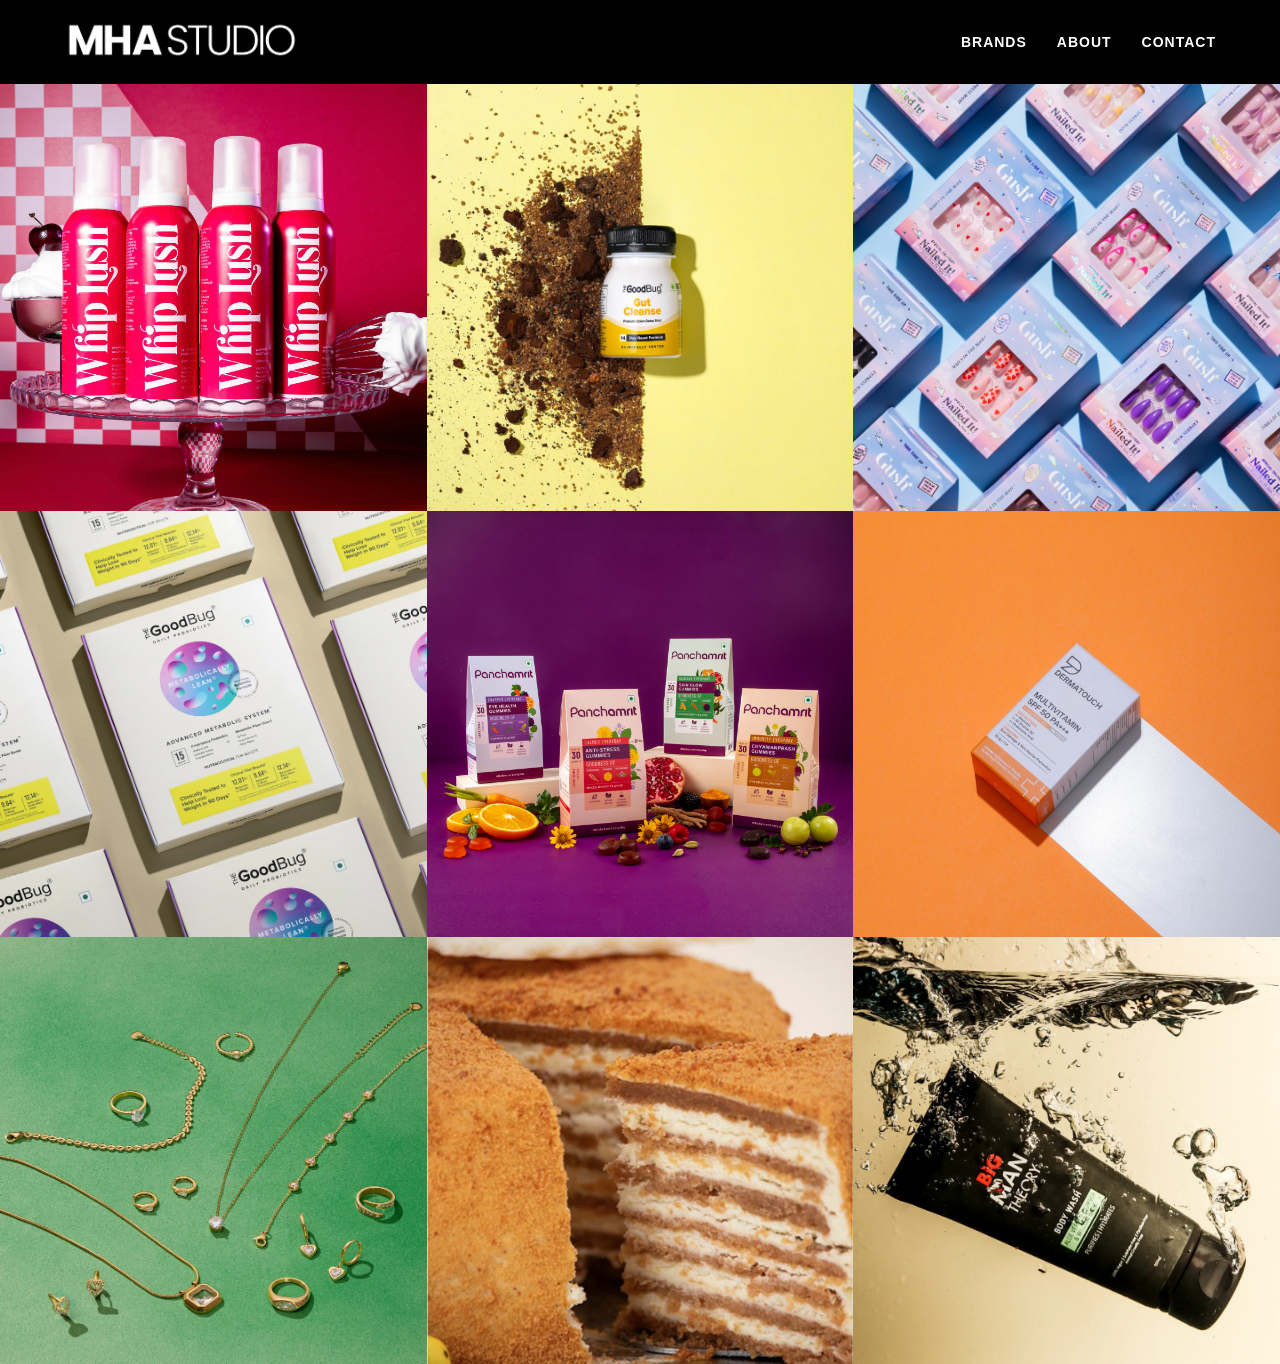
<file: index.html>
<!DOCTYPE html>
<html lang="en">
  <head>
    <meta charset="UTF-8" />
    <meta name="viewport" content="width=device-width, initial-scale=1.0" />
    <title>Portfolio - Your Name</title>
    <link rel="stylesheet" href="style.css" />
    <link rel="icon" type="image/svg+xml" href="data:image/svg+xml,<svg xmlns='http://www.w3.org/2000/svg' viewBox='-100 -100 200 200'><circle cx='0' cy='0' r='98' fill='%23ffffff'/><g fill='%23000000'><path d='M-18,-31.18 L60,-31.18 A90 90 0 0 0 15.63,-88.63 Z'/><path d='M-18,-31.18 L60,-31.18 A90 90 0 0 0 15.63,-88.63 Z' transform='rotate(60)'/><path d='M-18,-31.18 L60,-31.18 A90 90 0 0 0 15.63,-88.63 Z' transform='rotate(120)'/><path d='M-18,-31.18 L60,-31.18 A90 90 0 0 0 15.63,-88.63 Z' transform='rotate(180)'/><path d='M-18,-31.18 L60,-31.18 A90 90 0 0 0 15.63,-88.63 Z' transform='rotate(240)'/><path d='M-18,-31.18 L60,-31.18 A90 90 0 0 0 15.63,-88.63 Z' transform='rotate(300)'/></g></svg>">
    <!-- <link rel="icon" type="image/x-icon" sizes="48x48" href="images/MHA-STUDIO-LOGO-FAV.png"> -->
  </head>
  <body>
    <header class="navbar">
      <div class="container nav-container">
        <a href="#" class="logo-link">
          <img src="images/logo.png" alt="Your Brand Logo" class="logo-img" />
        </a>

        <nav>
          <ul class="nav-links">
            <li><a href="#">BRANDS</a></li>
            <li><a href="#">ABOUT</a></li>
            <li><a href="#">CONTACT</a></li>
          </ul>
        </nav>
      </div>
    </header>

    <main class="portfolio-container">
      <a href="Gush.html" class="portfolio-item">
        <img src="images/gushmain.webp" alt="The Good Bug" class="brand-img" />
        <div class="overlay">
          <p class="brand-name">Gush Beauty</p>
        </div>
      </a>

      <a href="goodbug.html" class="portfolio-item">
        <img
          src="images/goodbugMain.webp"
          alt="The Good Bug"
          class="brand-img"
        />
        <div class="overlay">
          <p class="brand-name">The Good Bug</p>
        </div>
      </a>
       <a href="gush2.html" class="portfolio-item">
        <img src="images/gush2Main.webp" alt="Brand 5" class="brand-img" />
        <div class="overlay">
          <p class="brand-name">Gush Beauty</p>
        </div>
      </a>
      <a href="GoodBug2.html" class="portfolio-item">
        <img src="images/GOODBUG2MAIN.webp" alt="The Good Bug" class="brand-img" />
        <div class="overlay">
          <p class="brand-name">GoodBug</p>
        </div>
      </a>
      <a href="panchamrit.html" class="portfolio-item">
        <img src="images/Panchamrit.webp" alt="The Good Bug" class="brand-img" />
        <div class="overlay">
          <p class="brand-name">Panchamrit</p>
        </div>
      </a>

      <a href="dermaTouch.html" class="portfolio-item">
        <img
          src="images/Dermatouch.jpg.jpg"
          alt="The Good Bug"
          class="brand-img"
        />
        <div class="overlay">
          <p class="brand-name">Dermatouch</p>
        </div>
      </a>

      <a href="elra.html" class="portfolio-item">
        <img src="images/Elra.webp" alt="Brand 5" class="brand-img" />
        <div class="overlay">
          <p class="brand-name">Elra</p>
        </div>
      </a>
 <a href="swissbake.html" class="portfolio-item">
        <img src="images/SwissbakeMain.jpg" alt="Brand 5" class="brand-img" />
        <div class="overlay">
          <p class="brand-name"><Samp></Samp>Swissbake</p>
        </div>
      </a>

      <a href="bigManTheory.html" class="portfolio-item">
        <img src="images/bigManTheoryMAIN.webp" alt="The Good Bug" class="brand-img" />
        <div class="overlay">
          <p class="brand-name">Big Man Theory</p>
        </div>
      </a>
      </div>
    </main>
  </body>
</html>
</file>
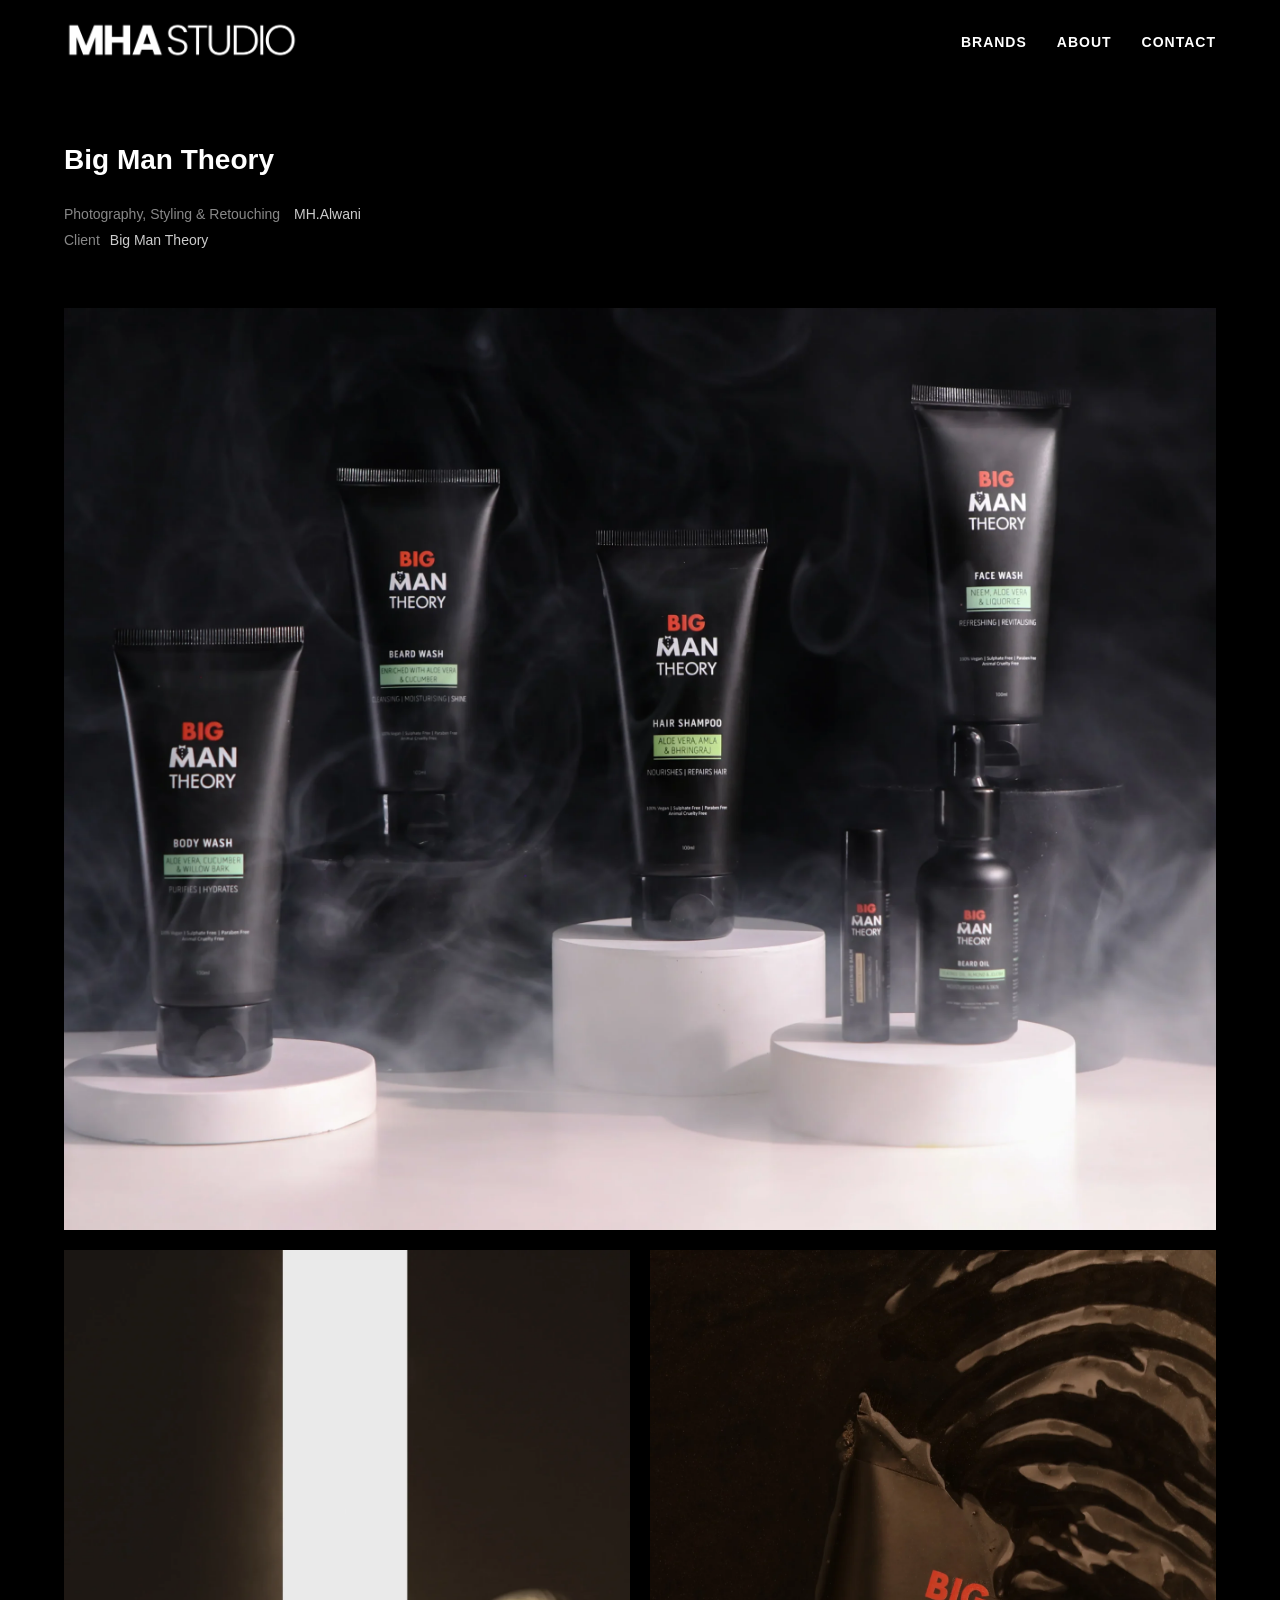
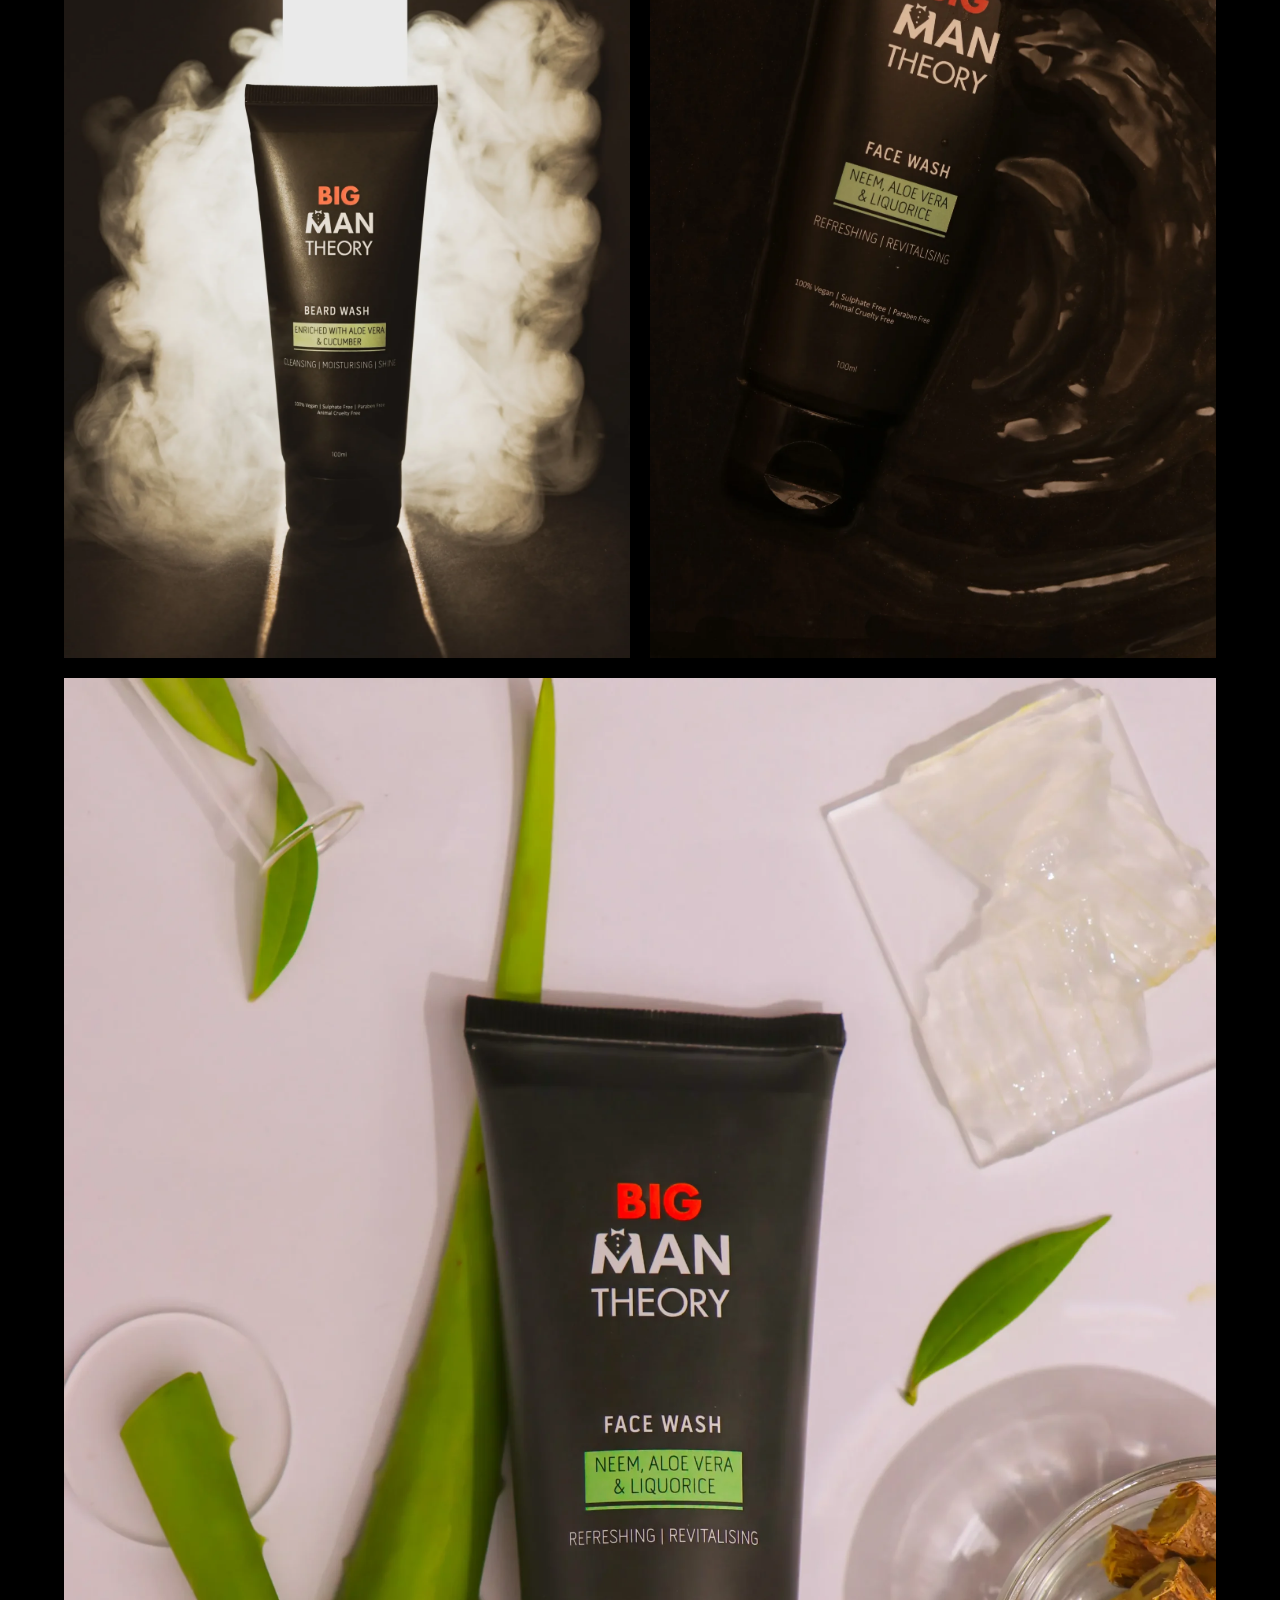
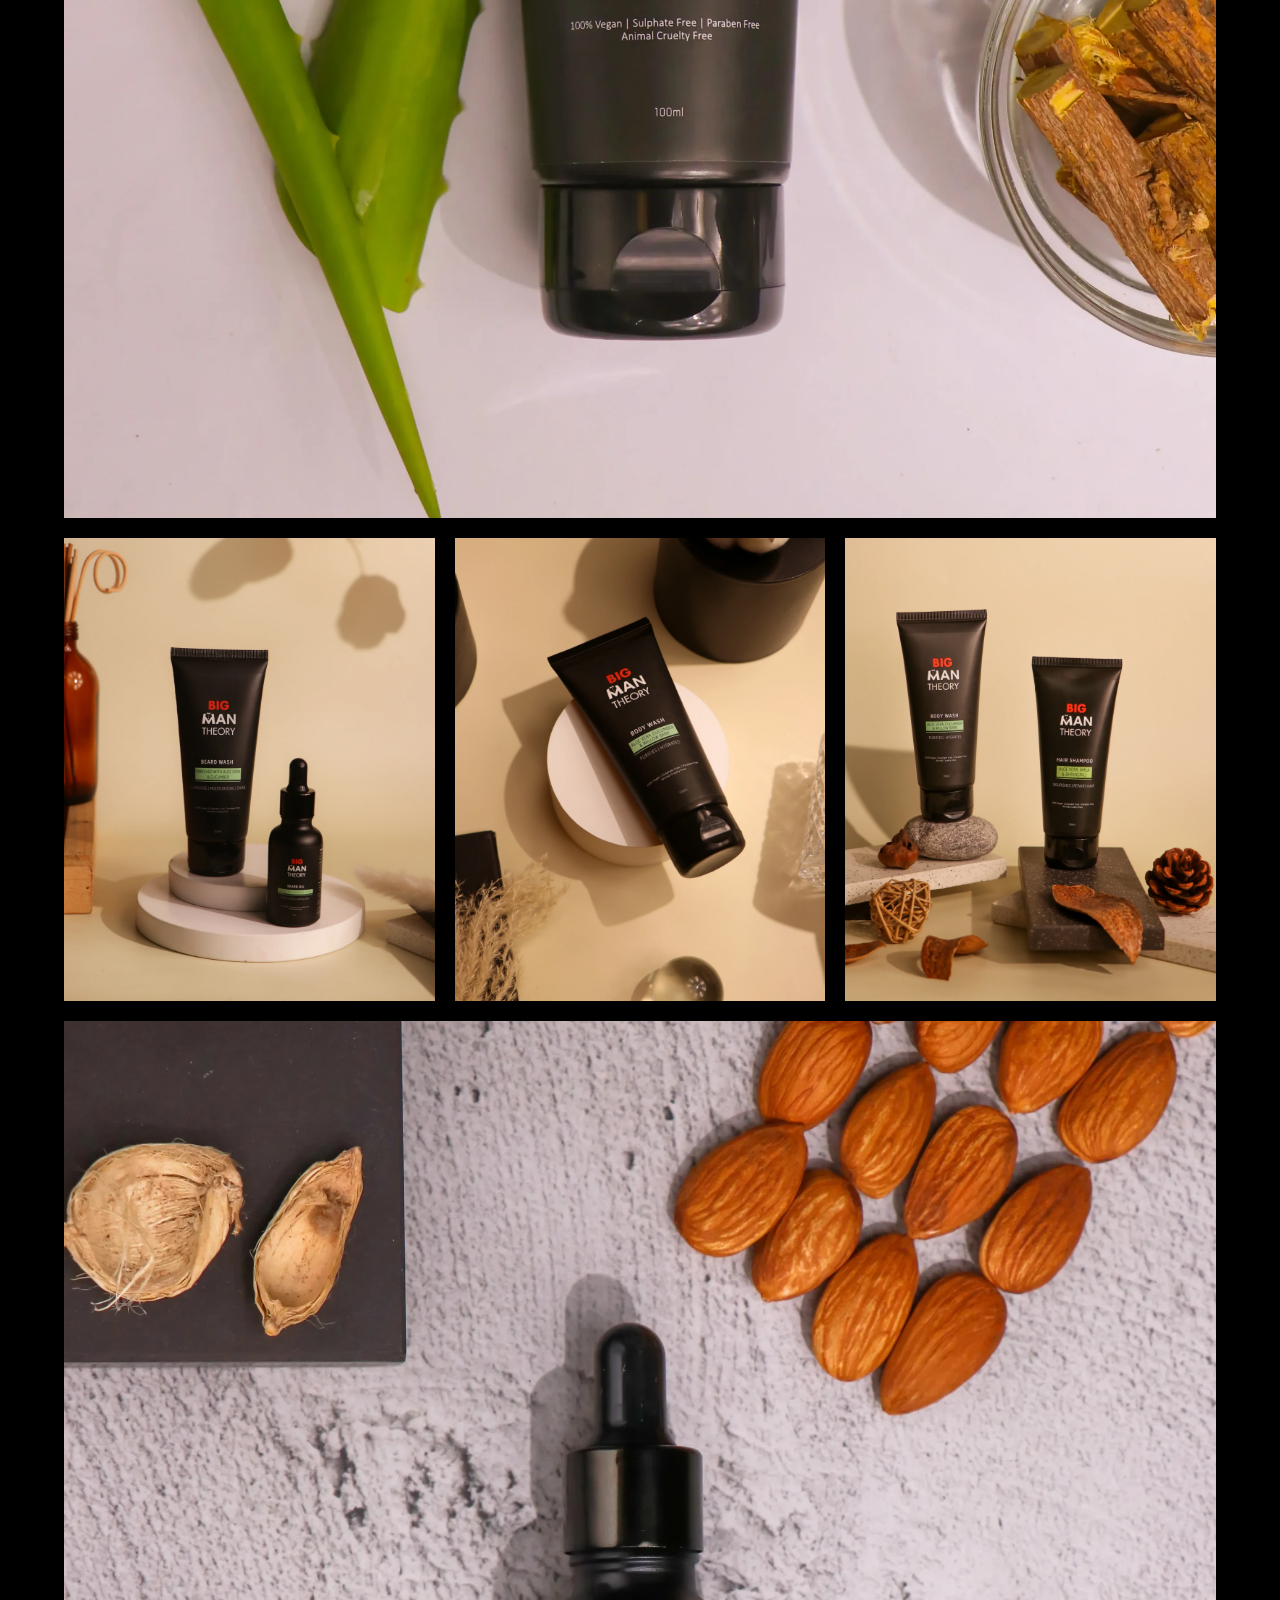
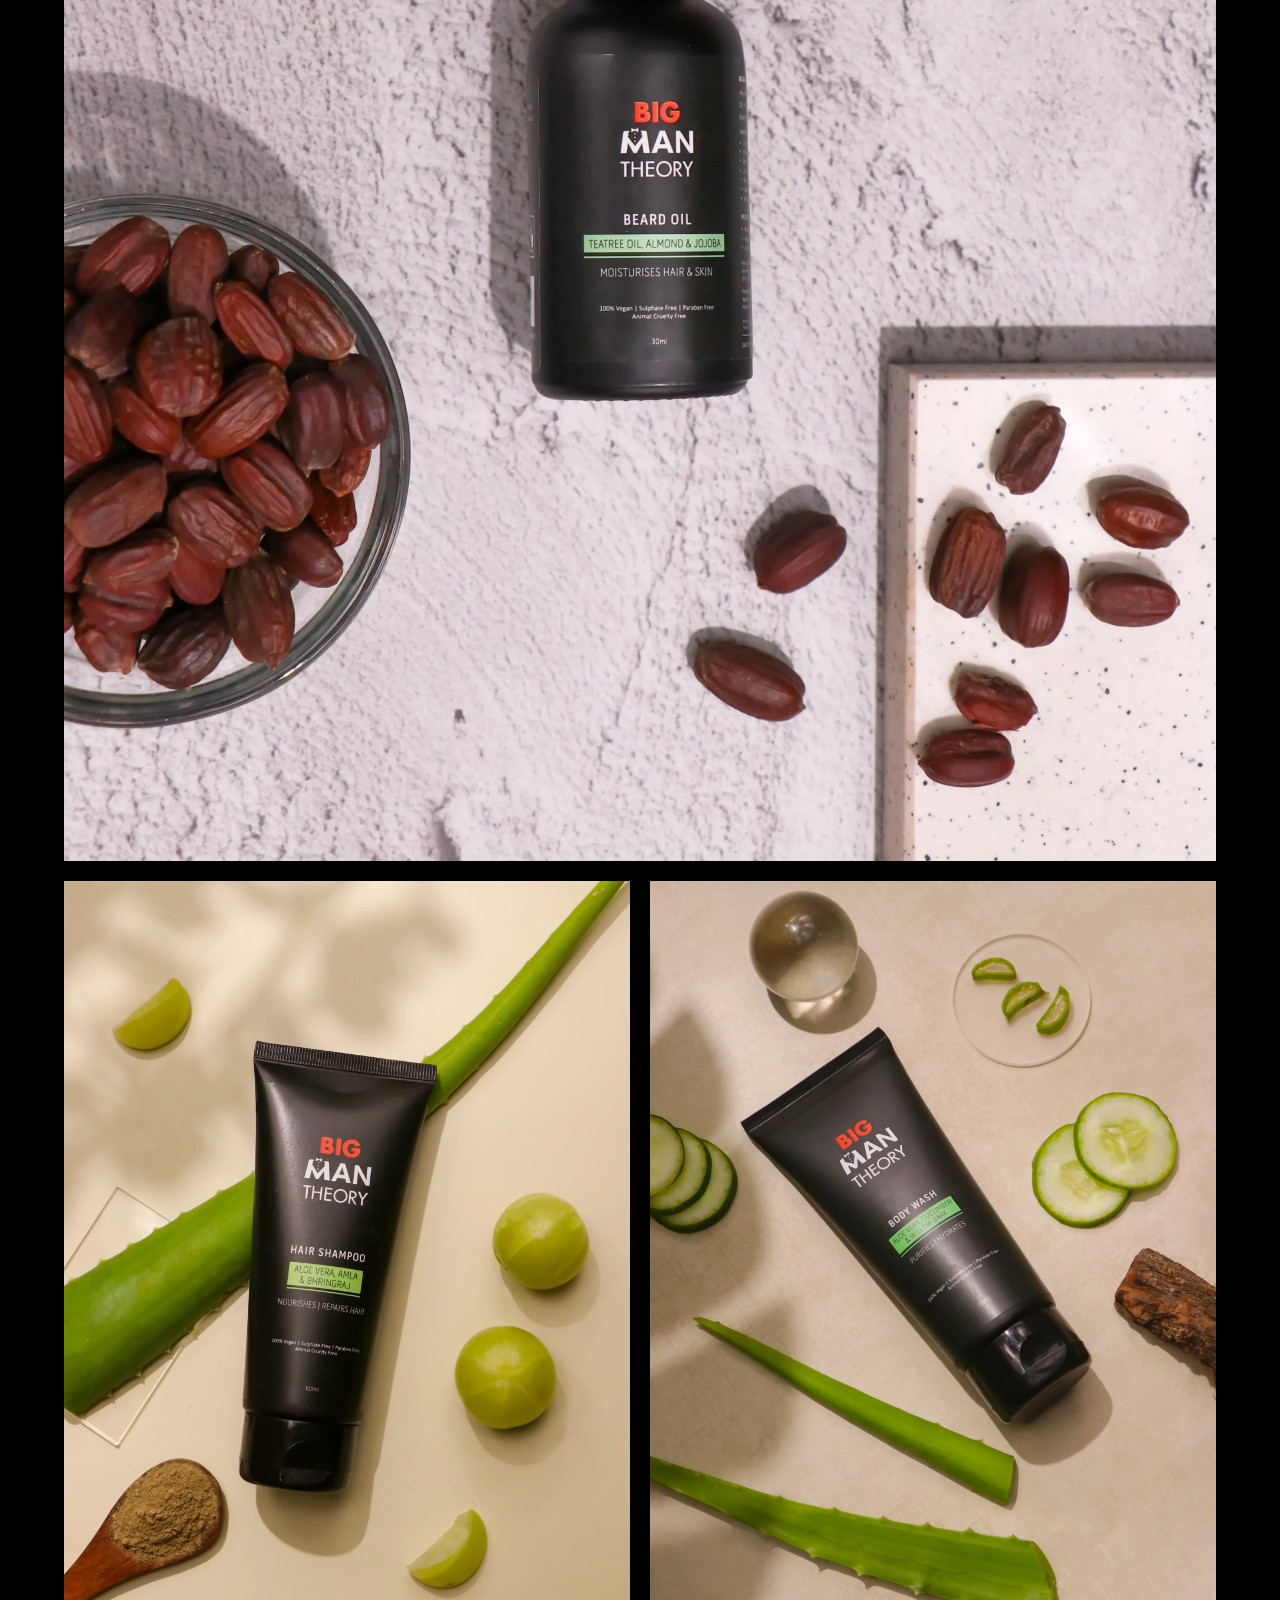
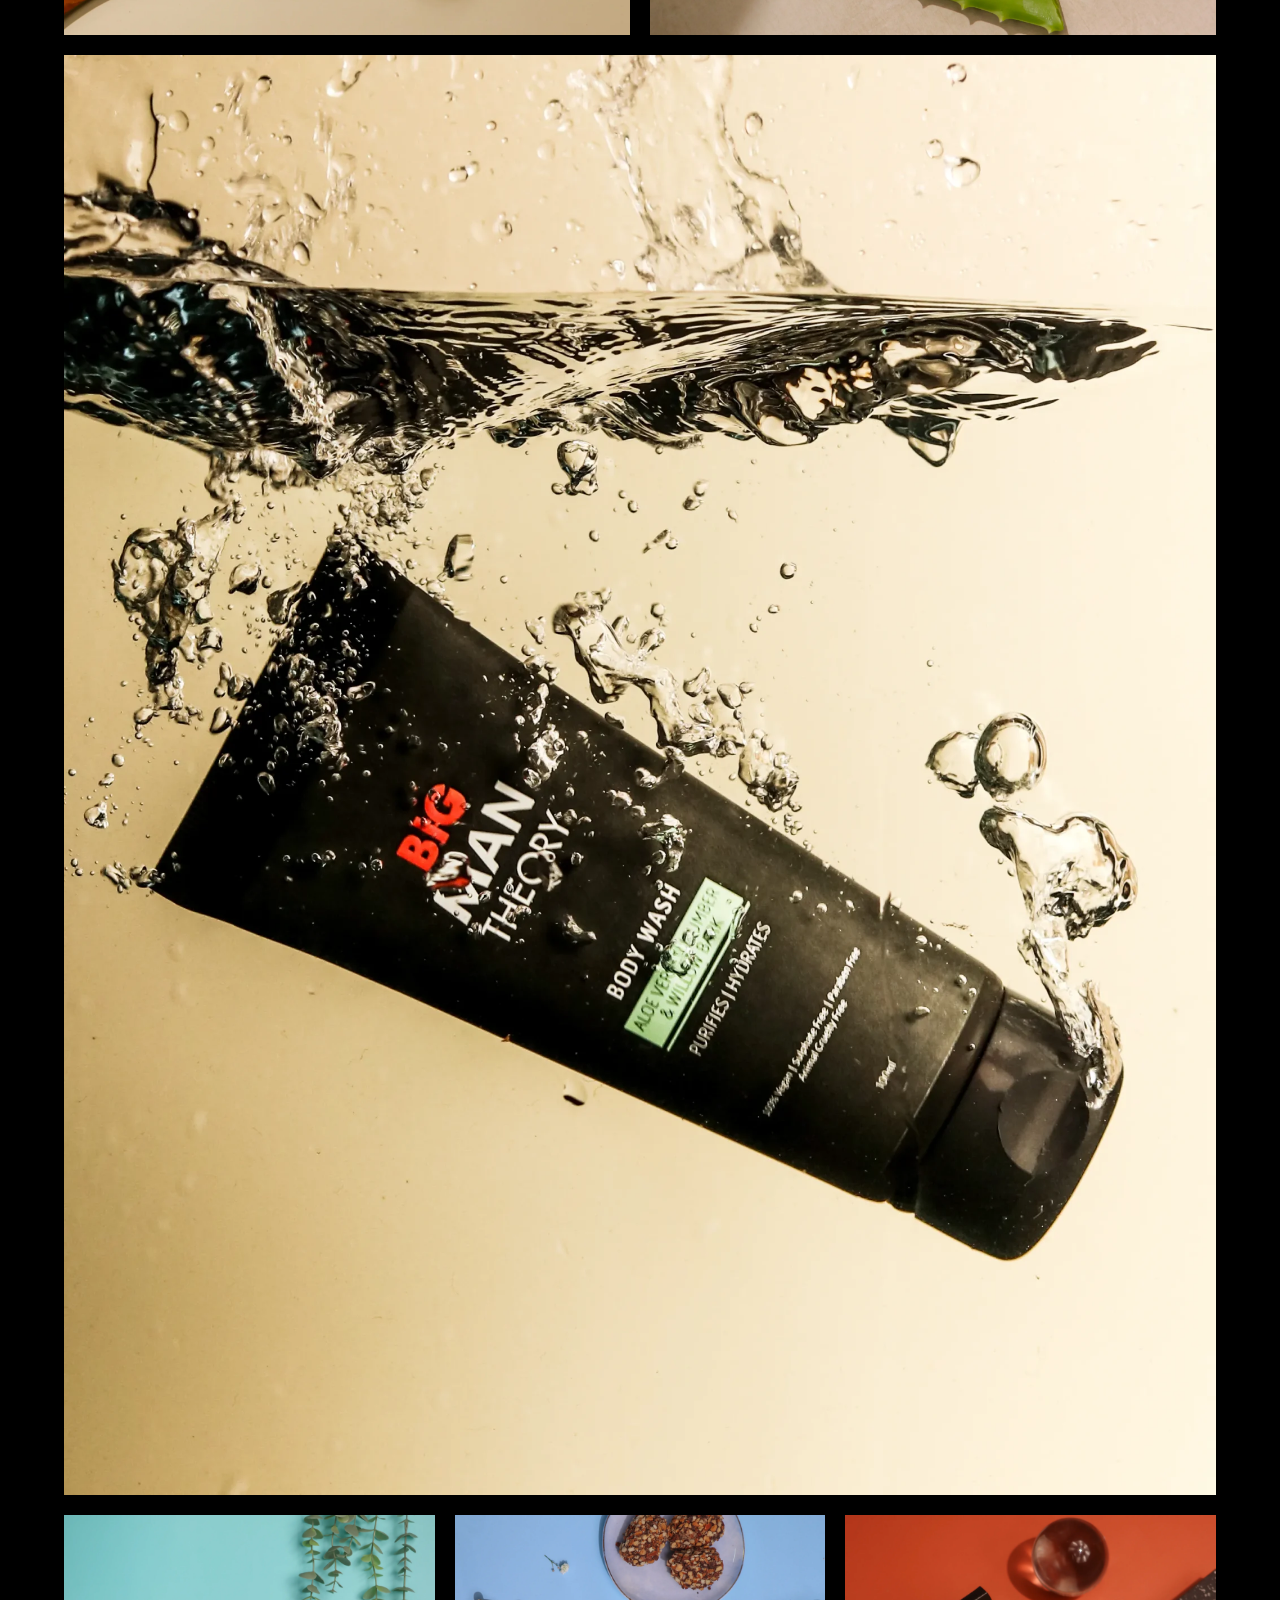
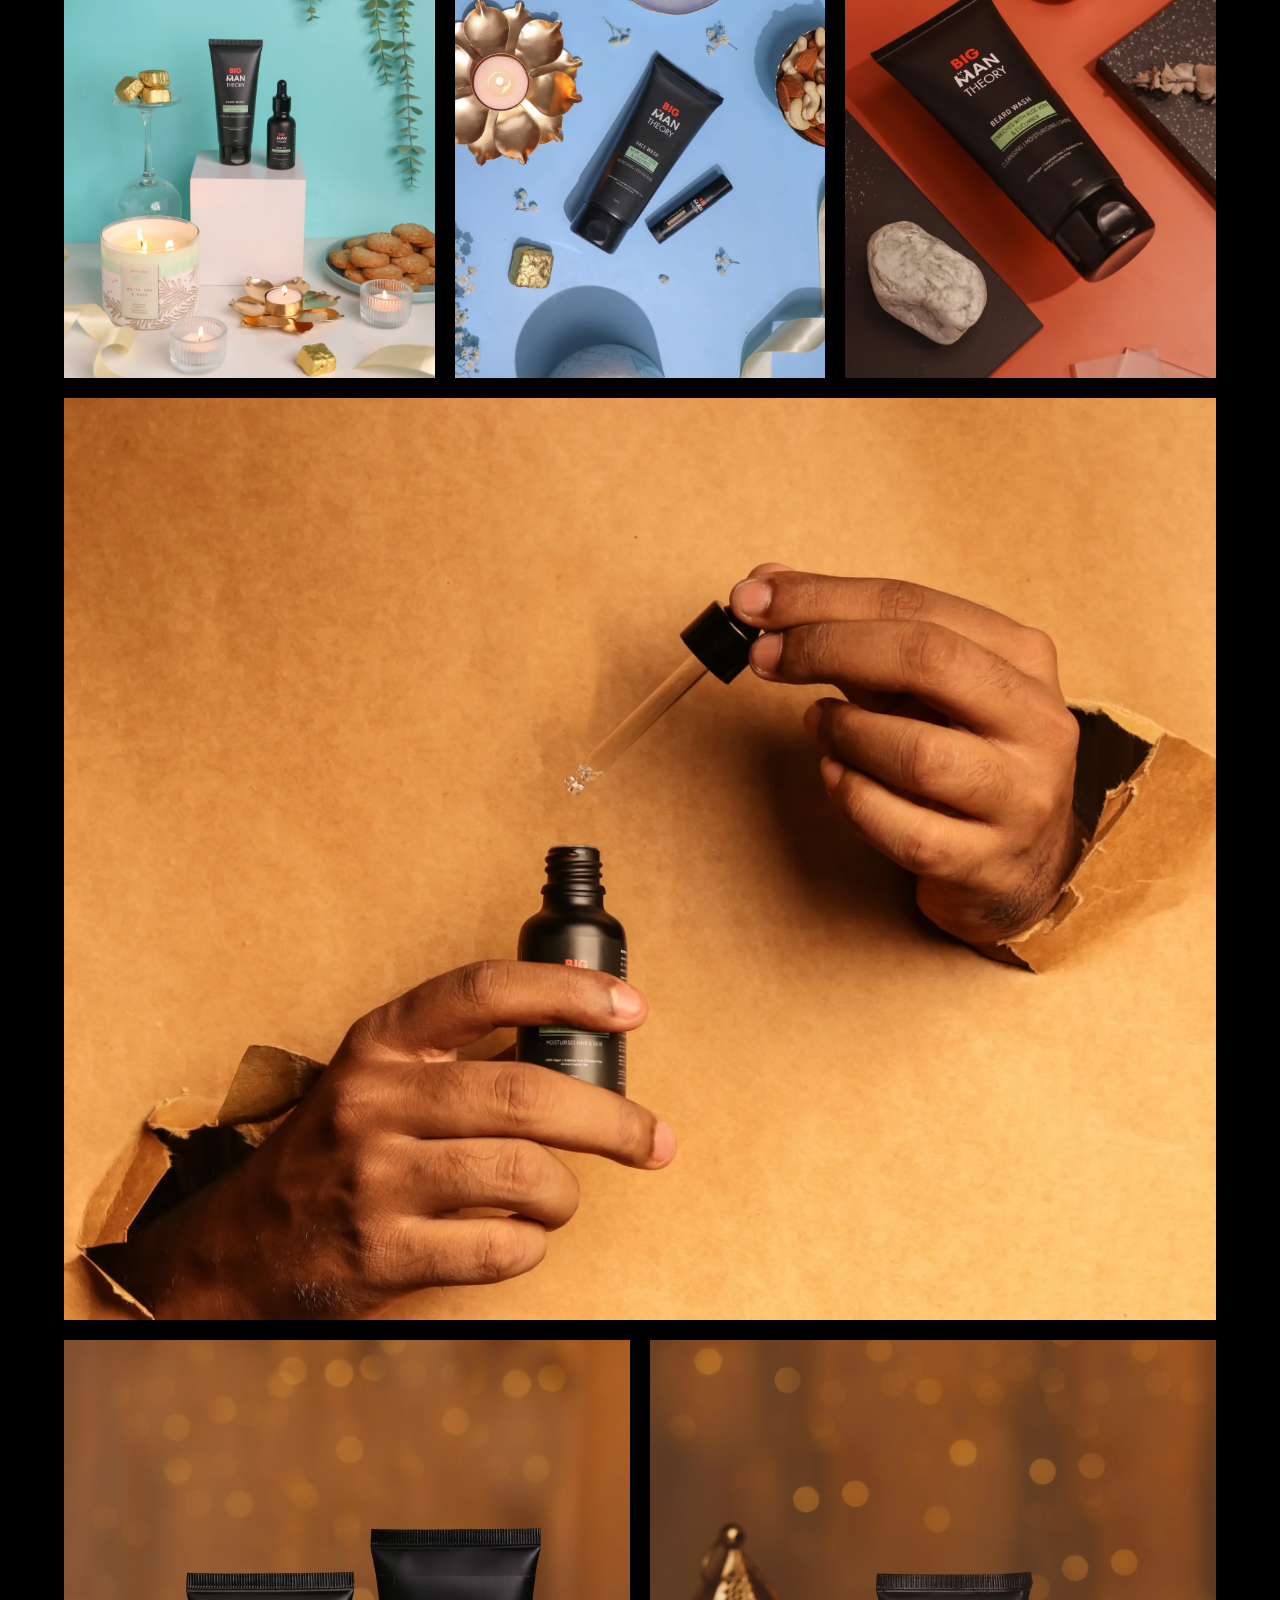
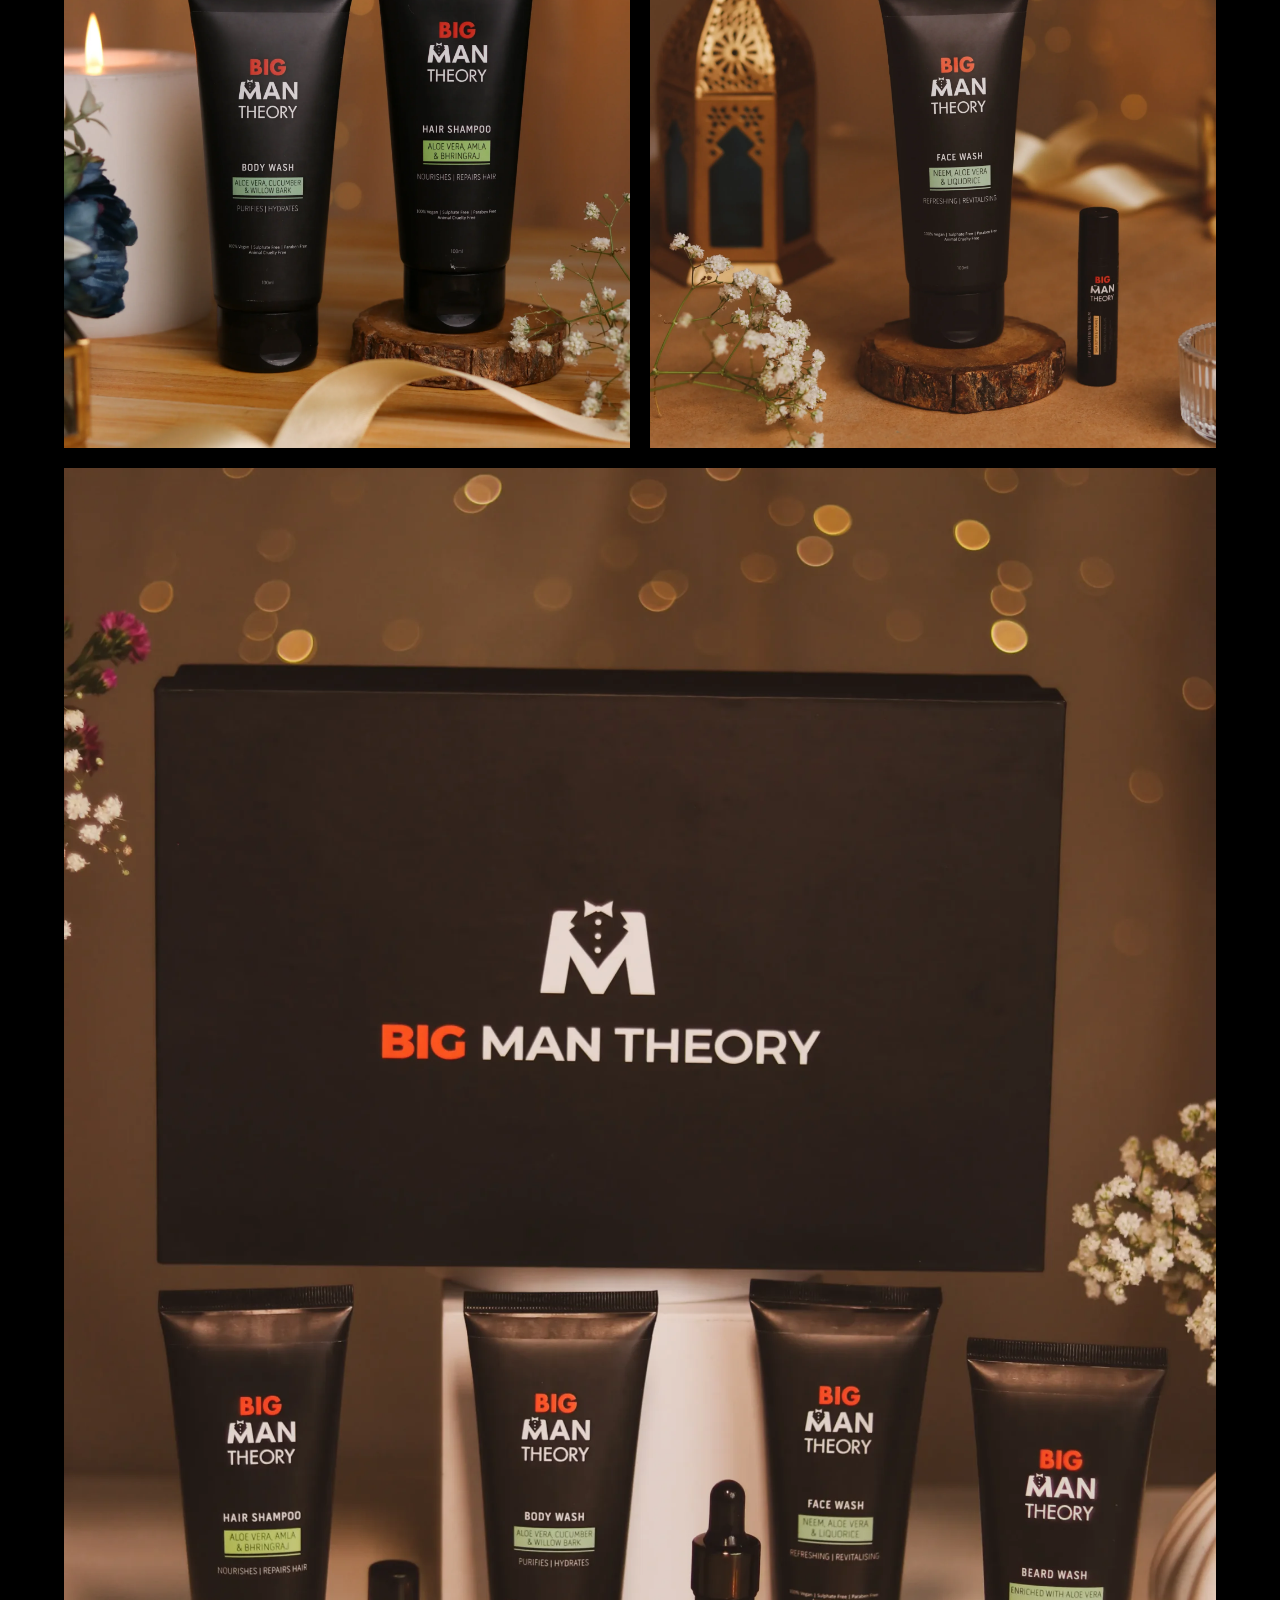
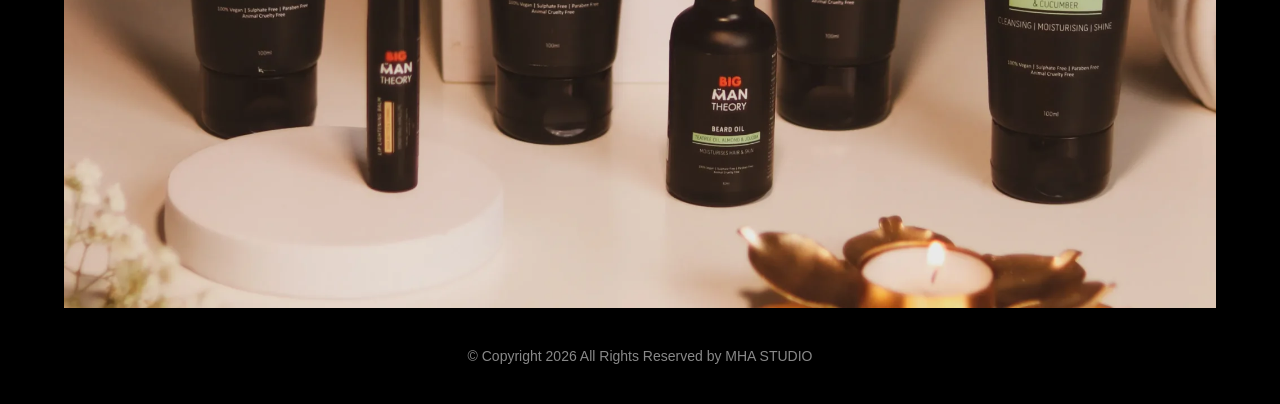
<file: bigManTheory.html>
<!DOCTYPE html>
    <html lang="en">
    <head>
        <meta charset="UTF-8">
        <meta name="viewport" content="width=device-width, initial-scale=1.0">
        <title>Big Man Theory - Portfolio</title>
        <link rel="stylesheet" href="style.css">
    </head>
    <body>

        <header class="navbar">
            <div class="container nav-container">
                <a href="index.html" class="logo-link">
                   <img src="images/logo.png" alt="Your Brand Logo" class="logo-img" />          

                </a>
                <nav>
                    <ul class="nav-links">
                        <li><a href="index.html">BRANDS</a></li>
                        <li><a href="#">ABOUT</a></li>
                        <li><a href="#">CONTACT</a></li>
                    </ul>
                </nav>
            </div>
        </header>

        <section class="project-header">
            <h1 class="project-title">Big Man Theory</h1>
            <div class="project-details">
                <p><span>Photography, Styling & Retouching</span> MH.Alwani</p>
                <p><span>Client</span>Big Man Theory</p>
            </div>
        </section>

        <main class="dynamic-gallery">
            
            <div class="gallery-row row-full">
                <img src="images/Man Theory/4.webp" alt="Good bug balloon">
            </div>
 <div class="gallery-row row-half">
                <img src="images/Man Theory/1.webp" alt="Ingredients top down">
                <img src="images/Man Theory/19.webp" alt="Powder texture">
            </div>
            <div class="gallery-row row-full">
                <img src="images/Man Theory/18.webp" alt="Good bug stacked bottles">
            </div>

            <div class="gallery-row row-third">
                <img src="images/Man Theory/6.webp" alt="Cluster 1">
                <img src="images/Man Theory/7.webp" alt="Cluster 2">
                <img src="images/Man Theory/11.webp" alt="Cluster 3">
            </div>

            <div class="gallery-row row-full">
                <img src="images/Man Theory/16.webp"alt="Floating boxes">
            </div>
              <div class="gallery-row row-half">
                <img src="images/Man Theory/15.webp"alt="Ingredients top down" >
                <img src="images/Man Theory/20.webp" alt="Powder texture">
            </div>
    <div class="gallery-row row-full">
                <img src="images/Man Theory/17.webp"alt="Good bug stacked bottles">
            </div>
            <div class="gallery-row row-third">
                <img src="images/Man Theory/3.webp"alt="Cluster 1">
                <img src="images/Man Theory/2.webp"alt="Cluster 2">
                <img src="images/Man Theory/5.webp"alt="Cluster 3">
            </div>
 <div class="gallery-row row-full">
                <img src="images/Man Theory/22.webp"alt="Model holding product">
            </div>
            <div class="gallery-row row-half">
                <img src="images/Man Theory/21.webp"alt="Hand holding box">
                <img src="images/Man Theory/23.webp"alt="Hand holding box">
               
            </div>
    <!-- <div class="gallery-row row-third">
                <img src="images/goodBug/7.jpg" alt="Cluster 1">
                <img src="images/goodBug/6.jpg" alt="Cluster 2">
                <img src="images/goodBug/8.jpg" alt="Cluster 3">
            </div> -->
           
 <div class="gallery-row row-full">
                <img src="images/Man Theory/8.webp" alt="Model holding product">
            </div>
        </main>

        <!-- <section class="related-projects">
            <h3 class="related-title">You may also like</h3>
            <div class="portfolio-container related-grid">
                <a href="#" class="portfolio-item">
                    <img src="related1.jpg" alt="Yoga Bar" class="brand-img">
                    <div class="overlay"><p class="brand-name">Yoga Bar<br><span class="year">2026</span></p></div>
                </a>
                <a href="#" class="portfolio-item">
                    <img src="related2.jpg" alt="Essential Oils" class="brand-img">
                    <div class="overlay"><p class="brand-name">Essential Oils<br><span class="year">2025</span></p></div>
                </a>
                <a href="#" class="portfolio-item">
                    <img src="related3.jpg" alt="Pickleball" class="brand-img">
                    <div class="overlay"><p class="brand-name">Puls8 Pickleball<br><span class="year">2026</span></p></div>
                </a>
            </div>
        </section> -->

        <footer class="site-footer">
            <p class="copyright">© Copyright 2026 All Rights Reserved by MHA STUDIO</p>
        </footer>

    </body>
    </html>
</file>
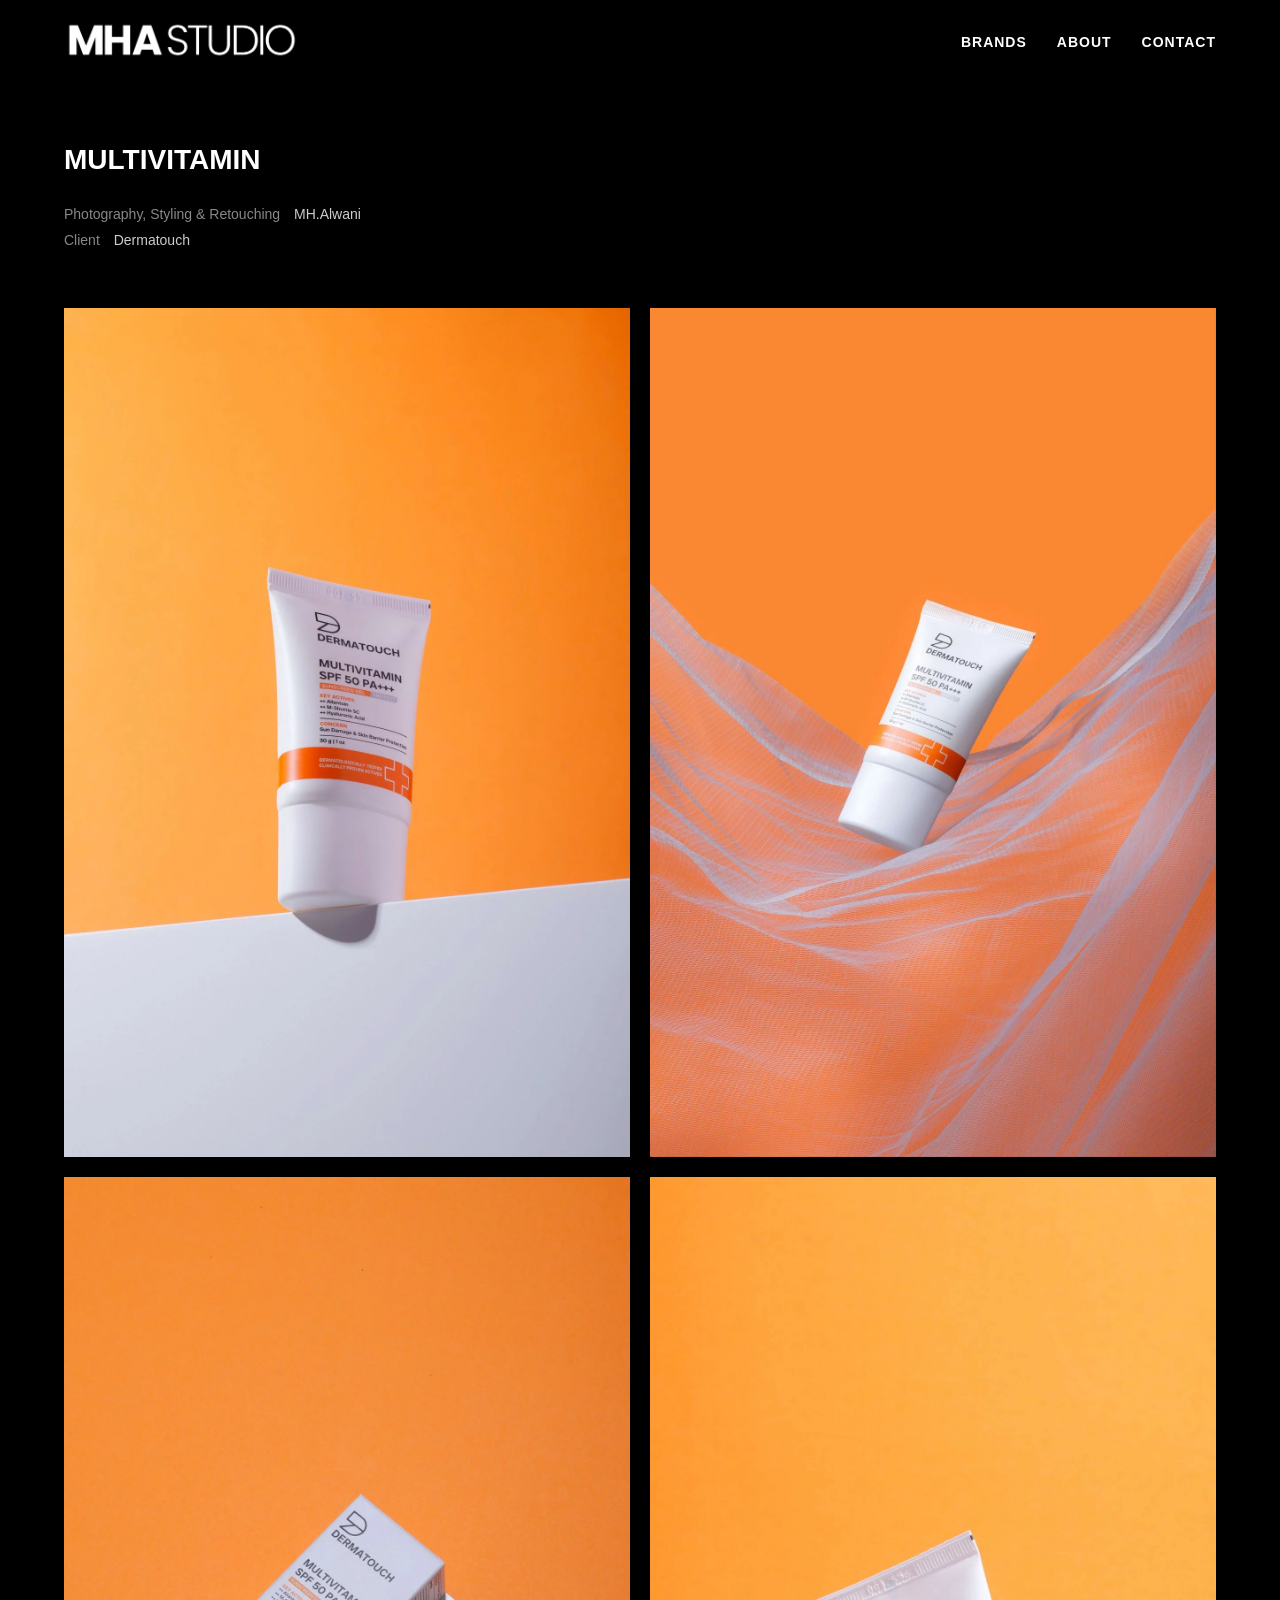
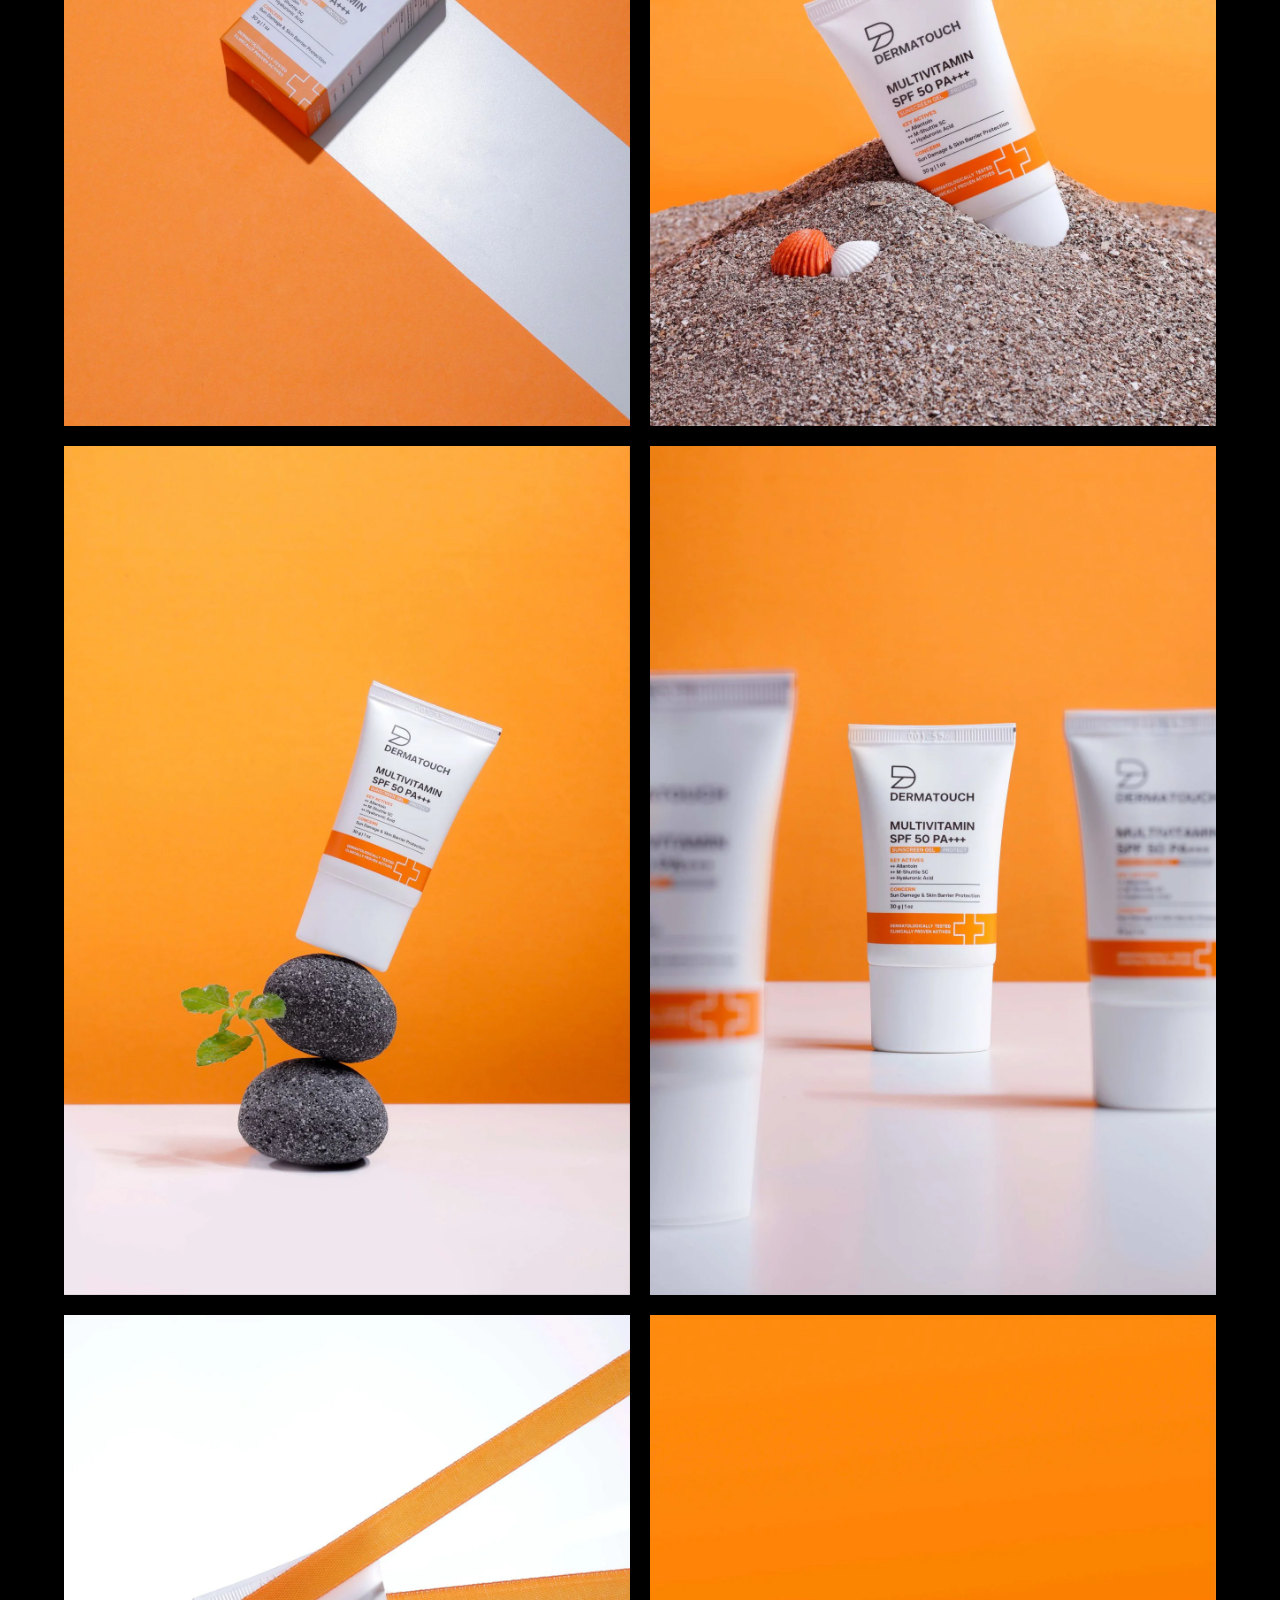
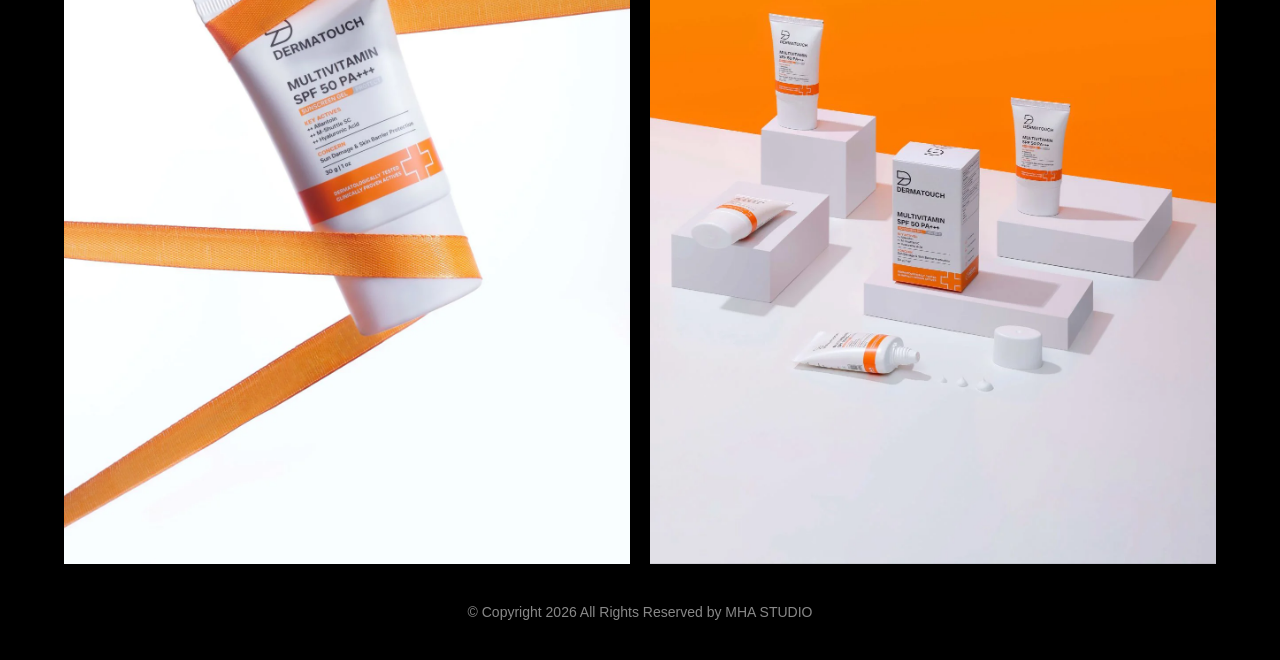
<file: dermaTouch.html>
<!DOCTYPE html>
<html lang="en">
  <head>
    <meta charset="UTF-8" />
    <meta name="viewport" content="width=device-width, initial-scale=1.0" />
    <title>Dermatouch - Portfolio</title>
    <link rel="stylesheet" href="style.css" />
  </head>
  <body>
    <header class="navbar">
      <div class="container nav-container">
        <a href="index.html" class="logo-link">
          <img src="images/logo.png" alt="Your Brand Logo" class="logo-img" />          

        </a>
        <nav>
          <ul class="nav-links">
            <li><a href="index.html">BRANDS</a></li>
            <li><a href="#">ABOUT</a></li>
            <li><a href="#">CONTACT</a></li>
          </ul>
        </nav>
      </div>
    </header>

    <section class="project-header">
      <h1 class="project-title">MULTIVITAMIN</h1>
      <div class="project-details">
        <p><span>Photography, Styling & Retouching</span> MH.Alwani</p>
        <p><span>Client</span> Dermatouch</p>
      </div>
    </section>

    <main class="dynamic-gallery">
      <!-- <div class="gallery-row row-full">
        <img src="images/Panchamrit/1.jpeg" alt="Good bug balloon" />
      </div> -->
      <div class="gallery-row row-half">
        <img src="images/dermatouch/1.webp" alt="Ingredients top down" />
        <img src="images/dermatouch/2.webp" alt="Powder texture" />
      </div>
      <div class="gallery-row row-half">
        <img src="images/dermatouch/3.webp" alt="Ingredients top down" />
        <img src="images/dermatouch/4.webp" alt="Powder texture" />
      </div>
      <!-- <div class="gallery-row row-full">
        <img src="images/Panchamrit/4.jpeg" alt="Good bug stacked bottles" />
      </div> -->
      <div class="gallery-row row-half">
        <img src="images/dermatouch/5.webp" alt="Ingredients top down" />
        <img src="images/dermatouch/6.webp" alt="Powder texture" />
      </div>
      <div class="gallery-row row-half">
        <img src="images/dermatouch/7.webp" alt="Ingredients top down" />
        <img src="images/dermatouch/8.webp" alt="Powder texture" />
      </div>
      <!-- <div class="gallery-row row-full">
        <img src="images/Panchamrit/8.jpeg" alt="Floating boxes" />
      </div> -->
      <!-- <div class="gallery-row row-third">
        <img src="images/Panchamrit/9.png" alt="Cluster 1" />
        <img src="images/Panchamrit/6.jpeg" alt="Cluster 2" />
        <img src="images/Panchamrit/7.jpeg" alt="Cluster 3" />
      </div> -->
    </main>
    <footer class="site-footer">
      <p class="copyright">
        © Copyright 2026 All Rights Reserved by MHA STUDIO
      </p>
    </footer>
  </body>
</html>
</file>
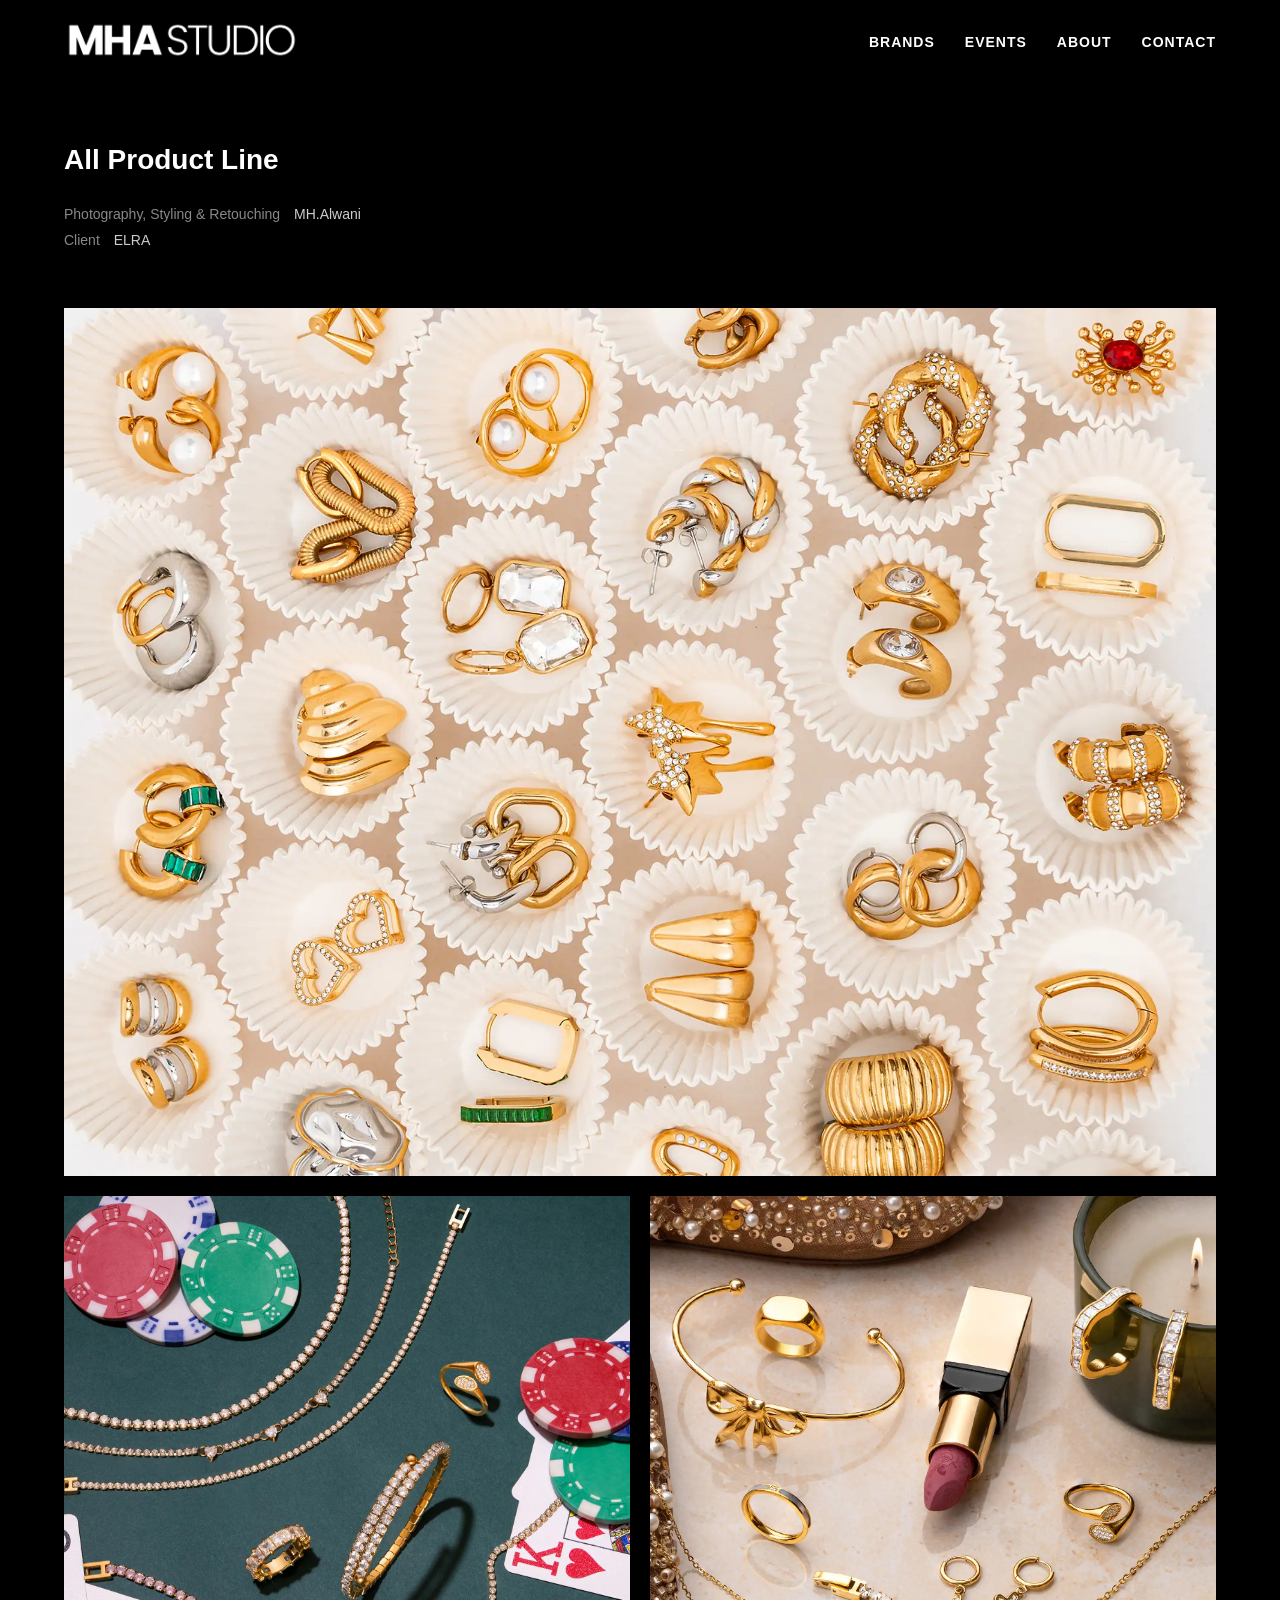
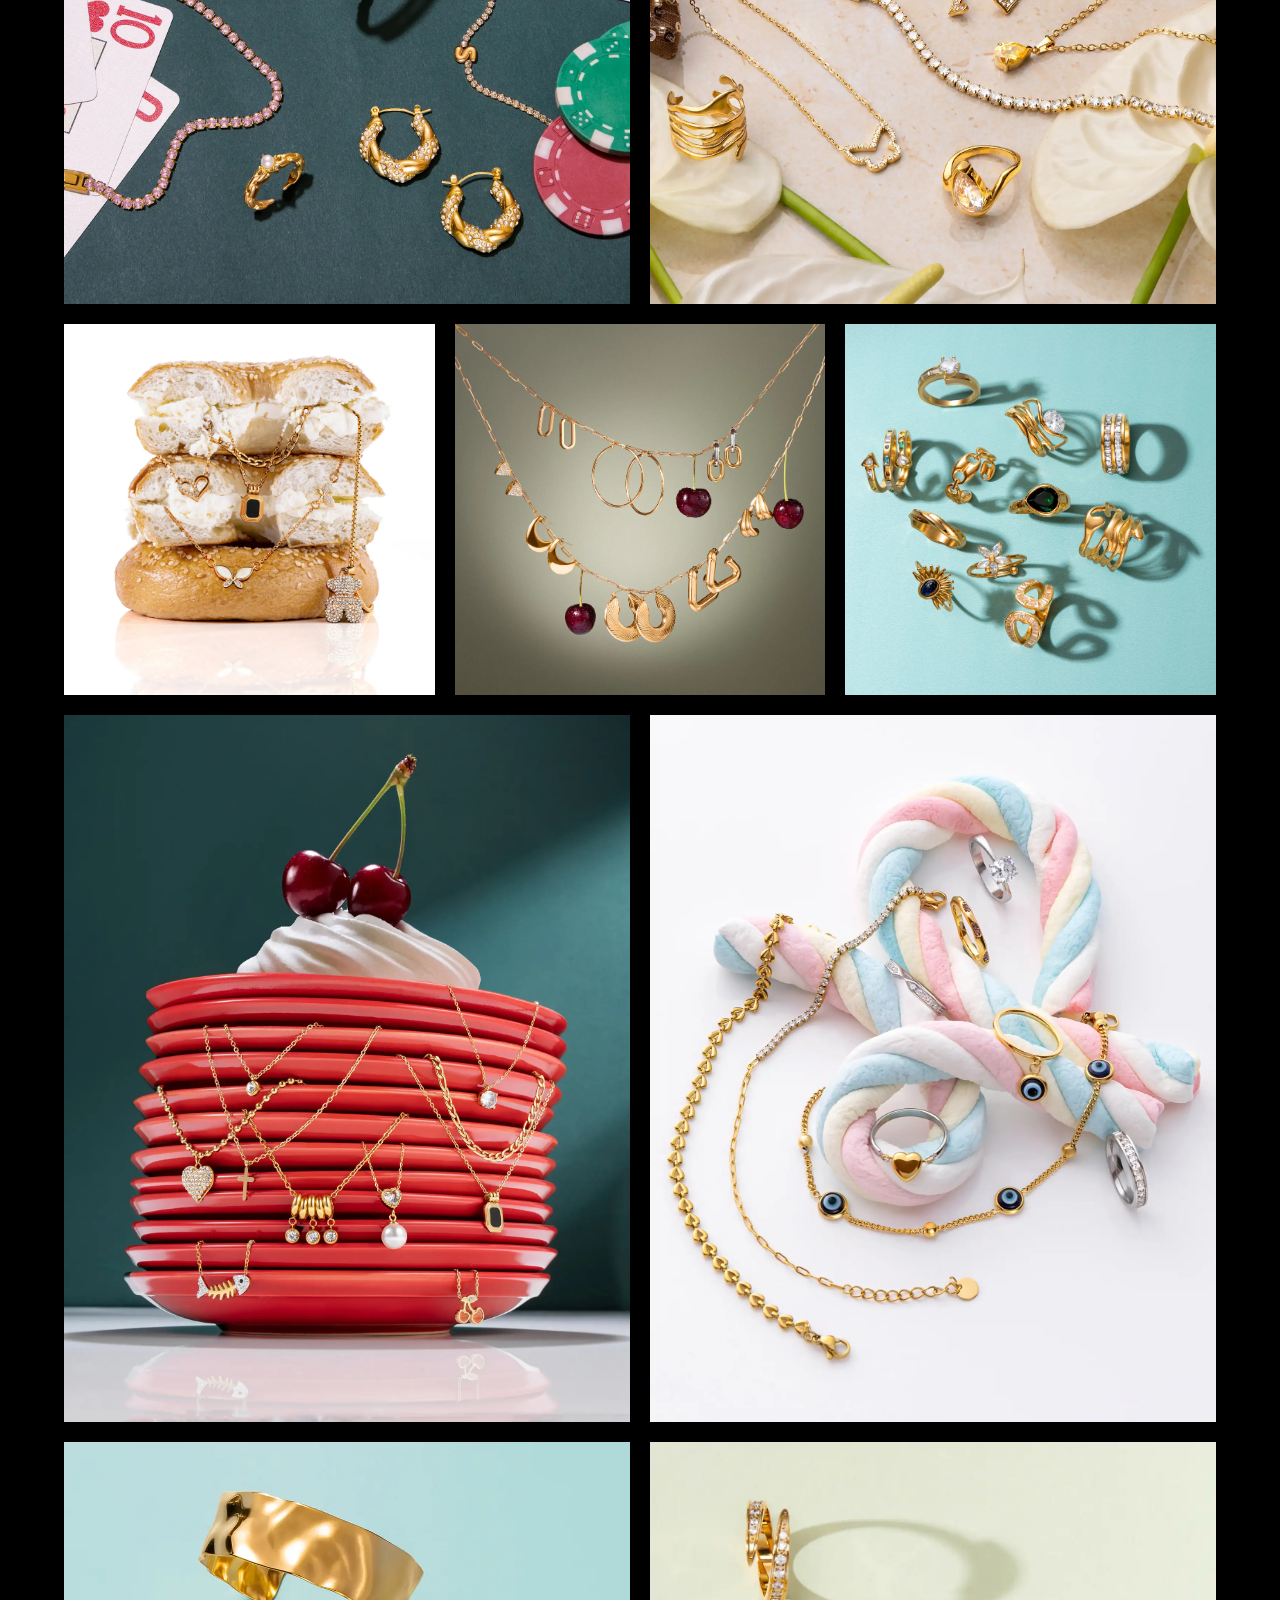
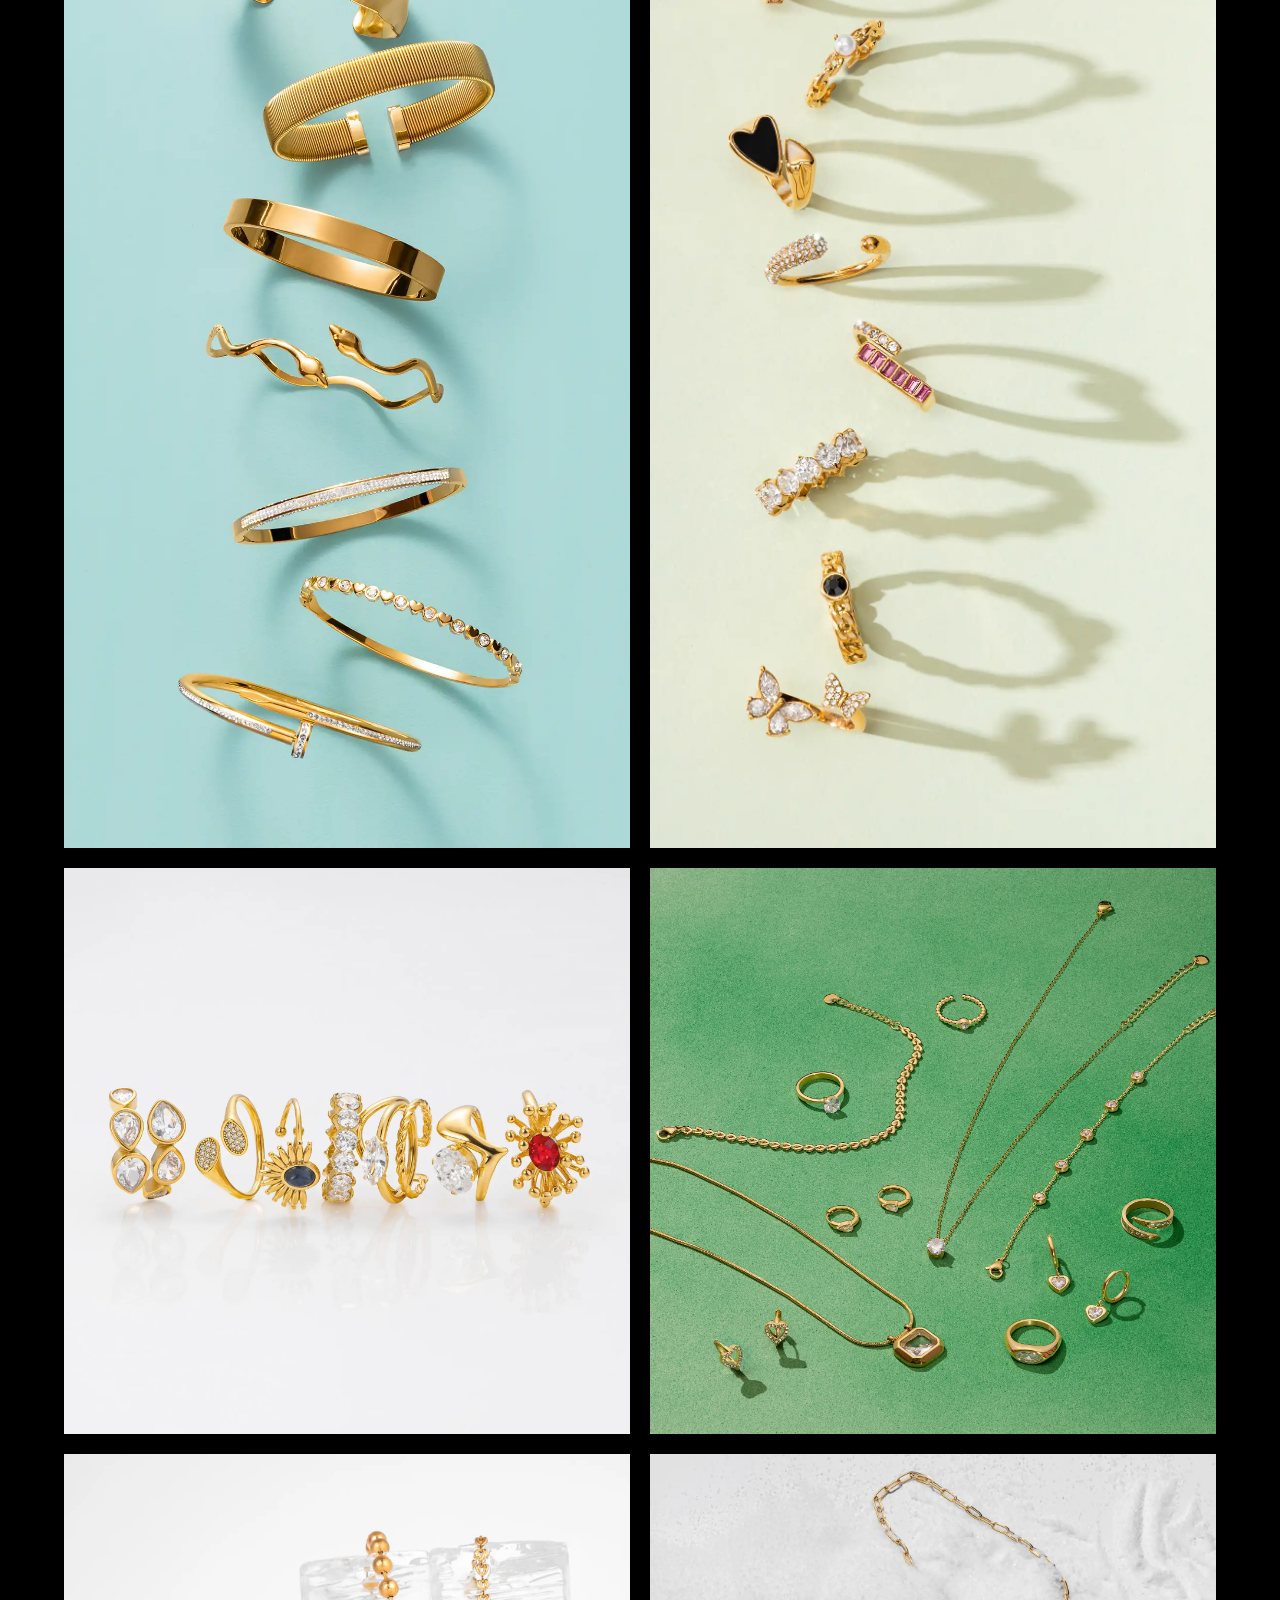
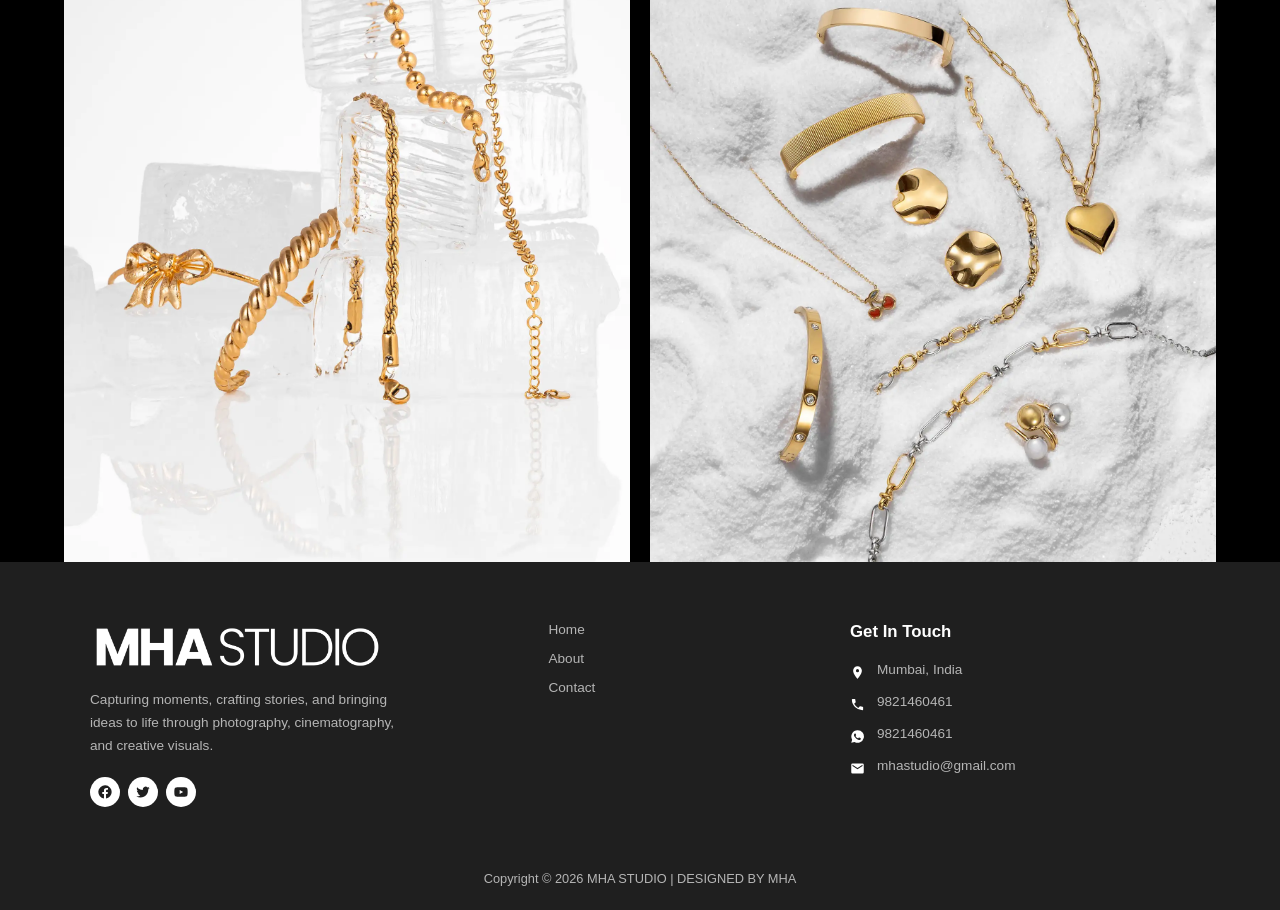
<file: elra.html>
<!DOCTYPE html>
<html lang="en">
  <head>
    <meta charset="UTF-8" />
    <meta name="viewport" content="width=device-width, initial-scale=1.0" />
    <title>ELRA - Portfolio</title>
    <link rel="stylesheet" href="style.css" />
  </head>
  <body>
    <header class="navbar">
      <div class="container nav-container">
        <a href="index.html" class="logo-link">
          <img src="images/logo.png" alt="Your Brand Logo" class="logo-img" />          

        </a>
        <nav>
          <ul class="nav-links">
            <li><a href="#">BRANDS</a></li>
            <li><a href="aboutUs.html">EVENTS</a></li>
            <li><a href="aboutUs.html">ABOUT</a></li>
            <li><a href="#">CONTACT</a></li>
          </ul>
        </nav>
      </div>
    </header>

    <section class="project-header">
      <h1 class="project-title">All Product Line</h1>
      <div class="project-details">
        <p><span>Photography, Styling & Retouching</span> MH.Alwani</p>
        <p><span>Client</span> ELRA</p>
      </div>
    </section>

    <main class="dynamic-gallery">
      <div class="gallery-row row-full">
        <img src="images/elra/4.webp" alt="Good bug balloon" />
      </div>
      <div class="gallery-row row-half">
        <img src="images/elra/15.webp" alt="Ingredients top down" />
        <img src="images/elra/14.webp" alt="Powder texture" />
      </div>
       <div class="gallery-row row-third">
        <img src="images/elra/11.webp" alt="Cluster 1" />
        <img src="images/elra/10.webp" alt="Cluster 2" />
        <img src="images/elra/9.webp" alt="Cluster 3" />
      </div>
      <div class="gallery-row row-half">
        <img src="images/elra/3.webp" alt="Ingredients top down" />
        <img src="images/elra/5.webp" alt="Powder texture" />
      </div>
      <div class="gallery-row row-half">
        <img src="images/elra/8.webp" alt="Ingredients top down" />
        <img src="images/elra/13.webp" alt="Powder texture" />
      </div>
      <div class="gallery-row row-half">
        <img src="images/elra/6.webp" alt="Ingredients top down" />
        <img src="images/elra/12.webp" alt="Powder texture" />
      </div>
      <div class="gallery-row row-half">
        <img src="images/elra/7.webp" alt="Ingredients top down" />
        <img src="images/elra/2.webp" alt="Powder texture" />
      </div>
      <!-- <div class="gallery-row row-full">
        <img src="images/Panchamrit/8.jpeg" alt="Floating boxes" />
      </div> -->
     
    </main>
      <footer class="ftrr">
      <div class="ftrr-container">

        <!-- Column 1: Brand -->
        <div class="ftrr-col ftrr-brand">
          <a href="index.html" class="ftrr-logo">
            <img src="images/logo.png" alt="Your Brand Logo" class="ftrr-logo-img" />
          </a>
          <p class="ftrr-text">
            Capturing moments, crafting stories, and bringing ideas to life through photography, cinematography, and creative visuals.
          </p>
          <div class="ftrr-social">
            <a href="#" aria-label="Facebook">
              <svg viewBox="0 0 24 24" fill="currentColor"><path d="M22 12a10 10 0 1 0-11.56 9.88v-6.99H7.9V12h2.54V9.8c0-2.5 1.49-3.89 3.77-3.89 1.09 0 2.24.2 2.24.2v2.46h-1.26c-1.24 0-1.63.77-1.63 1.56V12h2.77l-.44 2.89h-2.33v6.99A10 10 0 0 0 22 12z"/></svg>
            </a>
            <a href="#" aria-label="Twitter">
              <svg viewBox="0 0 24 24" fill="currentColor"><path d="M22 5.9c-.7.3-1.5.5-2.4.6.9-.5 1.5-1.3 1.8-2.3-.8.5-1.7.8-2.6 1a4.1 4.1 0 0 0-7 3.7C8.4 8.8 5.4 7.2 3.4 4.7a4.1 4.1 0 0 0 1.3 5.5c-.7 0-1.3-.2-1.9-.5 0 2 1.4 3.7 3.3 4.1-.6.2-1.2.2-1.9.1.5 1.6 2 2.8 3.8 2.9A8.2 8.2 0 0 1 2 18.5 11.6 11.6 0 0 0 8.3 20.3c7.5 0 11.6-6.2 11.6-11.6v-.5c.8-.6 1.5-1.3 2.1-2.3z"/></svg>
            </a>
            <a href="#" aria-label="YouTube">
              <svg viewBox="0 0 24 24" fill="currentColor"><path d="M21.6 7.2a2.5 2.5 0 0 0-1.8-1.8C18.2 5 12 5 12 5s-6.2 0-7.8.4A2.5 2.5 0 0 0 2.4 7.2C2 8.8 2 12 2 12s0 3.2.4 4.8a2.5 2.5 0 0 0 1.8 1.8C5.8 19 12 19 12 19s6.2 0 7.8-.4a2.5 2.5 0 0 0 1.8-1.8C22 15.2 22 12 22 12s0-3.2-.4-4.8zM10 15V9l5.2 3-5.2 3z"/></svg>
            </a>
          </div>
        </div>

        <!-- Column 2: Links -->
        <div class="ftrr-col ftrr-links">
          <ul class="ftrr-list">
            <li><a href="index.html">Home</a></li>
            <li><a href="aboutUs.html">About</a></li>
            <!-- <li><a href="#">Service</a></li> -->
            <li><a href="#">Contact</a></li>
          </ul>
        </div>

        <!-- Column 3: Contact -->
        <div class="ftrr-col ftrr-contact">
          <h4 class="ftrr-title">Get In Touch</h4>
          <ul class="ftrr-list ftrr-contact-list">
            <li>
              <svg viewBox="0 0 24 24" fill="currentColor"><path d="M12 2C8.1 2 5 5.1 5 9c0 5.2 7 13 7 13s7-7.8 7-13c0-3.9-3.1-7-7-7zm0 9.5a2.5 2.5 0 1 1 0-5 2.5 2.5 0 0 1 0 5z"/></svg>
              <span>Mumbai, India</span>
            </li>
            <li>
              <svg viewBox="0 0 24 24" fill="currentColor"><path d="M6.6 10.8a15.1 15.1 0 0 0 6.6 6.6l2.2-2.2a1 1 0 0 1 1-.25c1.1.4 2.3.6 3.6.6a1 1 0 0 1 1 1V20a1 1 0 0 1-1 1A17 17 0 0 1 3 4a1 1 0 0 1 1-1h3.5a1 1 0 0 1 1 1c0 1.3.2 2.5.6 3.6a1 1 0 0 1-.25 1l-2.25 2.2z"/></svg>
              <a href="tel:20787672452">9821460461</a>
            </li>
            <li>
              <svg viewBox="0 0 24 24" fill="currentColor"><path d="M12 2a10 10 0 0 0-8.6 15L2 22l5.2-1.4A10 10 0 1 0 12 2zm5.2 14.2c-.2.6-1.3 1.2-1.8 1.2-.5.1-1 .2-3.3-.7-2.8-1.1-4.6-4-4.7-4.2-.1-.2-1.1-1.5-1.1-2.8s.7-2 .9-2.3c.2-.3.5-.3.7-.3h.5c.2 0 .4 0 .6.5l.8 2c.1.2.1.3 0 .5l-.3.4-.4.4c-.1.1-.3.3-.1.6.2.3.7 1.2 1.5 1.9 1 .9 1.9 1.2 2.2 1.3.3.1.4.1.6-.1l.8-1c.2-.3.4-.2.6-.1l1.9.9c.3.1.5.2.5.3.1.2.1.7-.1 1.3z"/></svg>
              <a href="tel:0822457253">9821460461</a>
            </li>
            <li>
              <svg viewBox="0 0 24 24" fill="currentColor"><path d="M20 4H4a2 2 0 0 0-2 2v12a2 2 0 0 0 2 2h16a2 2 0 0 0 2-2V6a2 2 0 0 0-2-2zm0 4-8 5-8-5V6l8 5 8-5v2z"/></svg>
              <a href="mailto:support@site.com">mhastudio@gmail.com</a>
            </li>
          </ul>
        </div>

      </div>

      <div class="ftrr-bottom">
        <p>Copyright &copy; 2026 MHA STUDIO | DESIGNED BY MHA</p>
      </div>
    </footer>
    <!-- <footer class="site-footer">
      <p class="copyright">
        © Copyright 2026 All Rights Reserved by MHA STUDIO
      </p>
    </footer> -->
  </body>
</html>
</file>
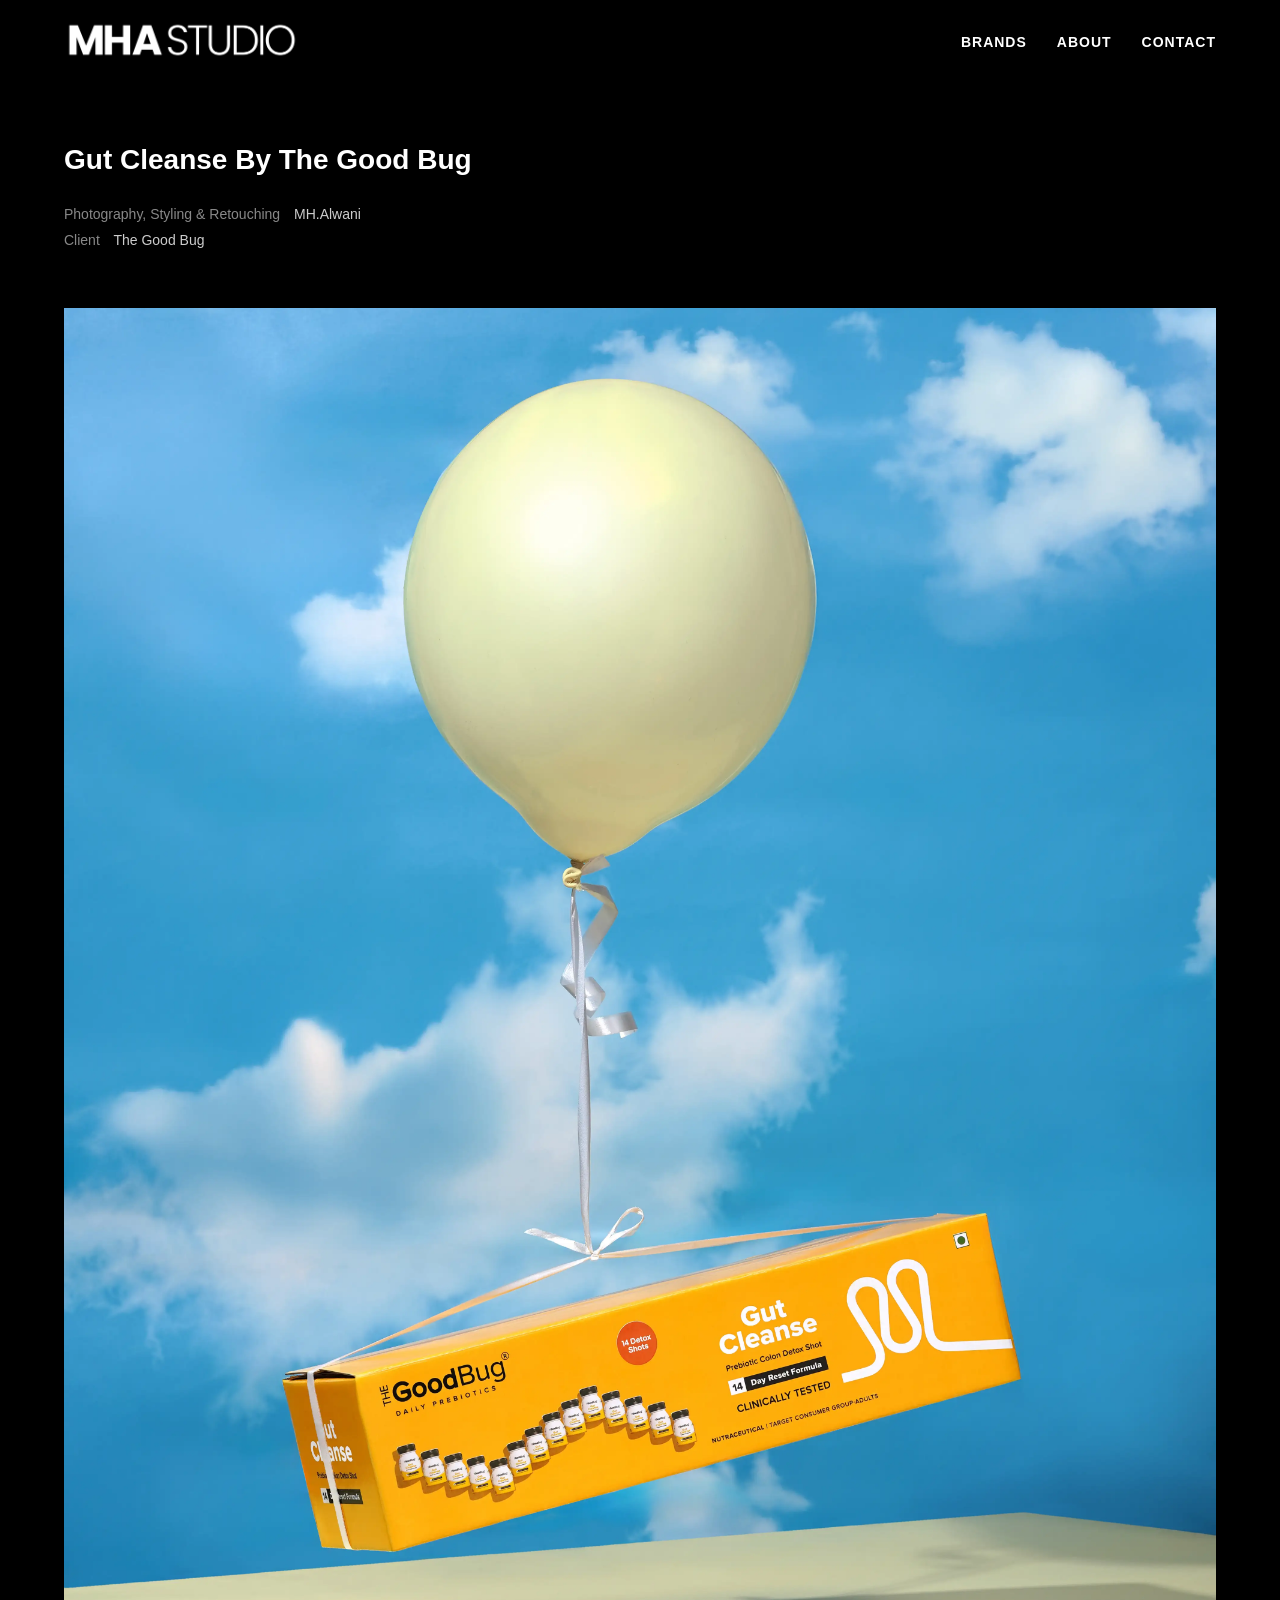
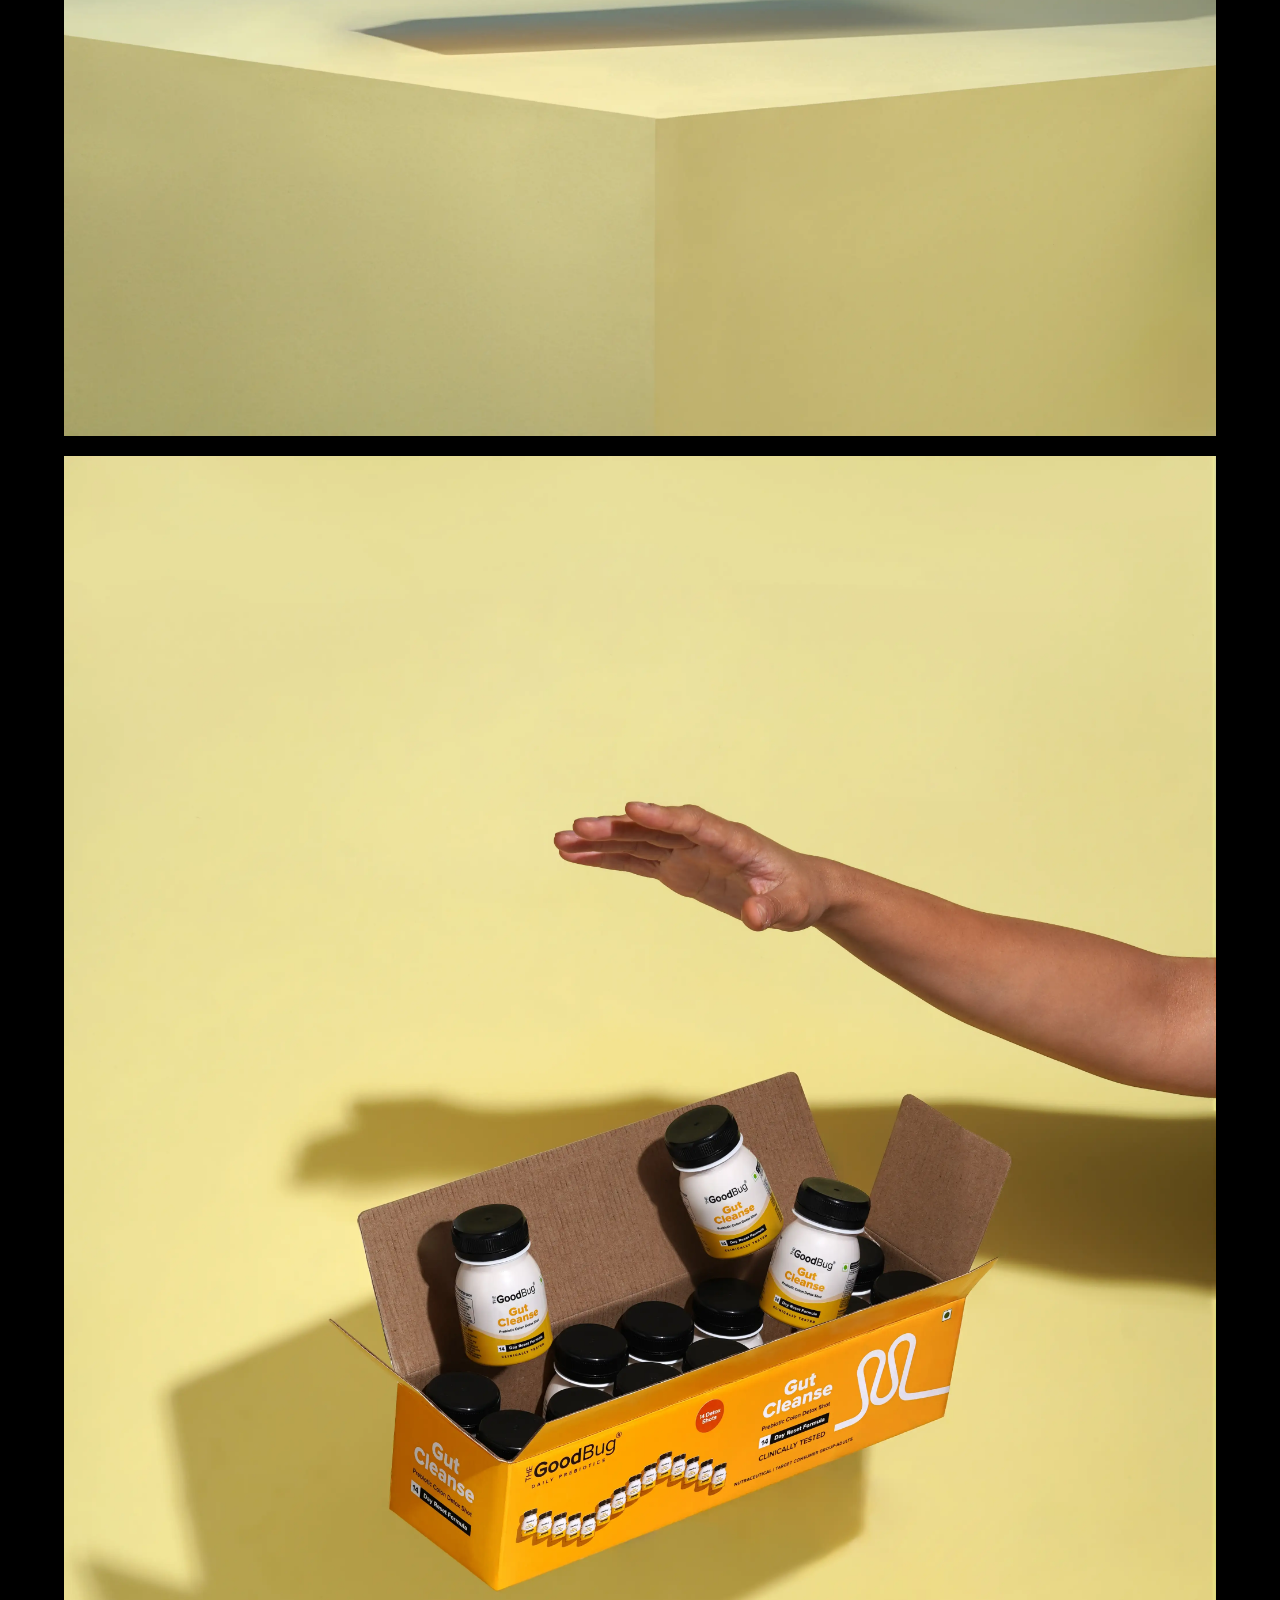
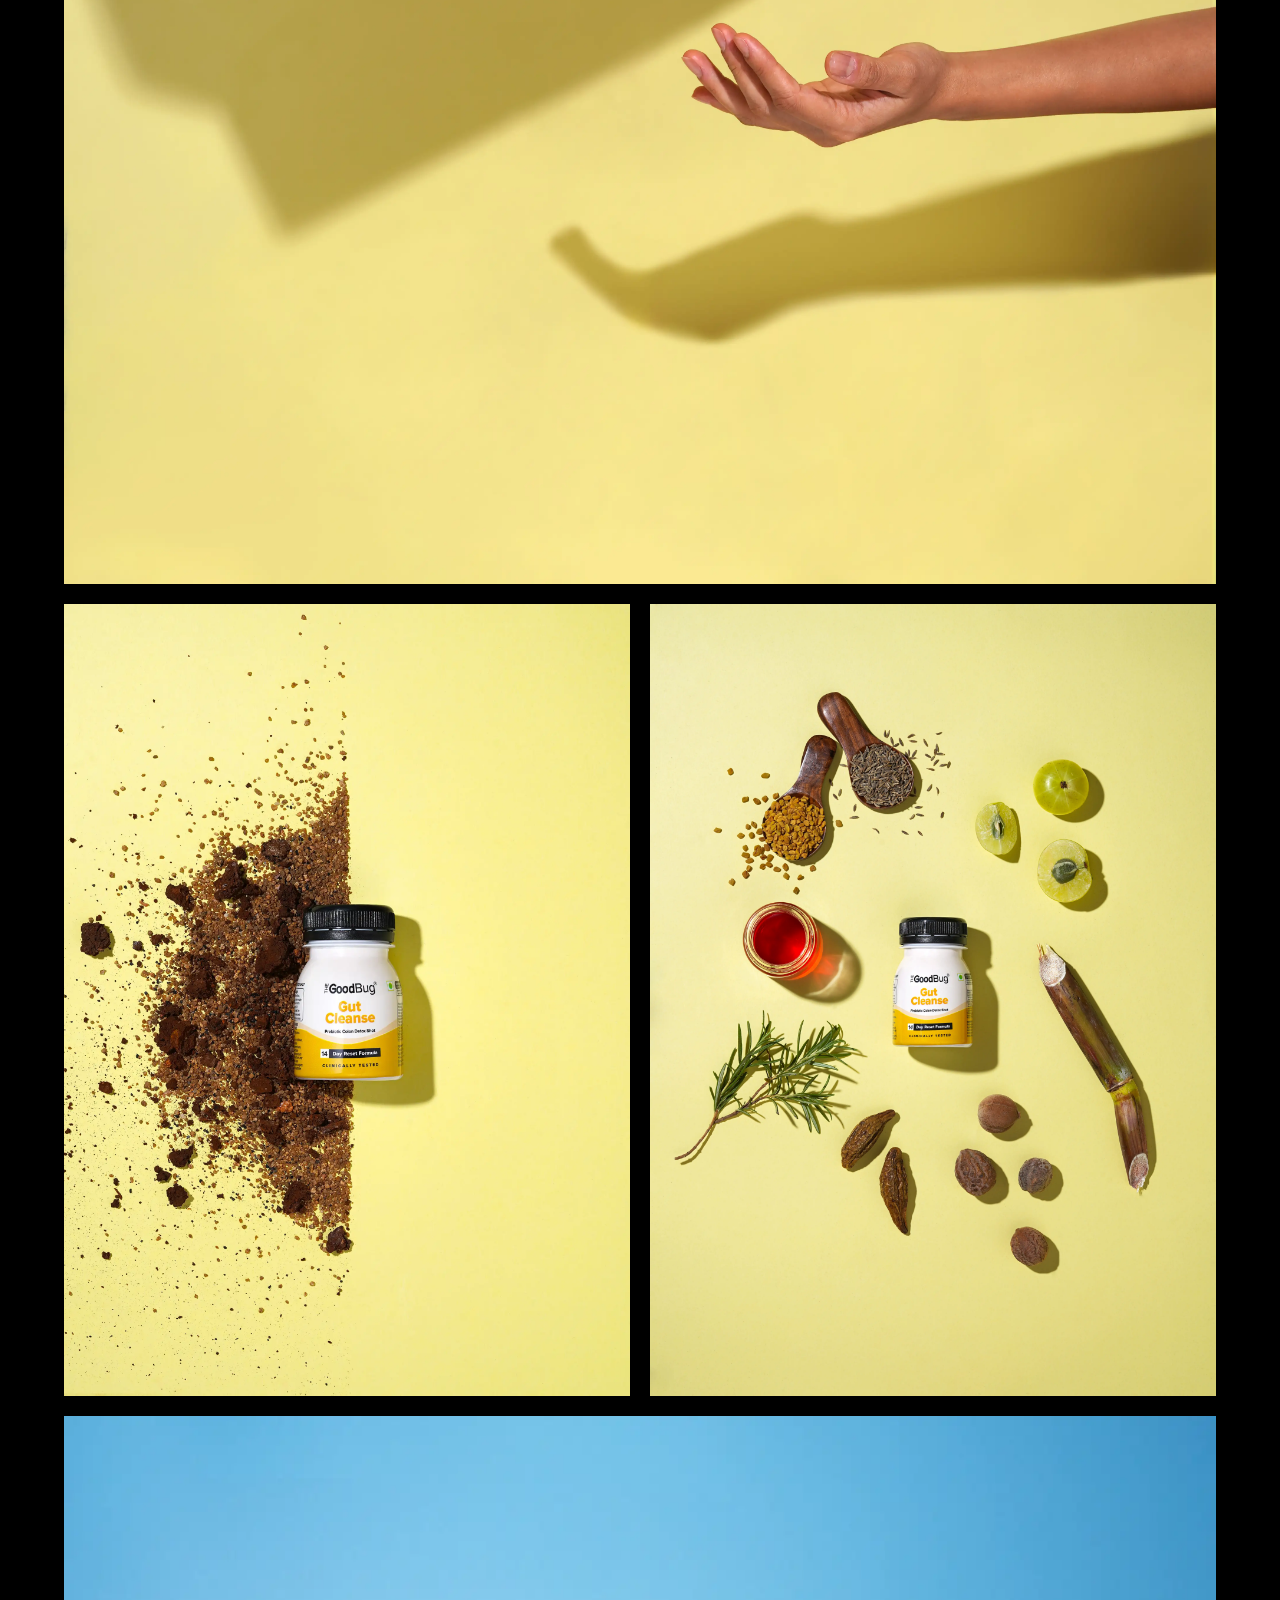
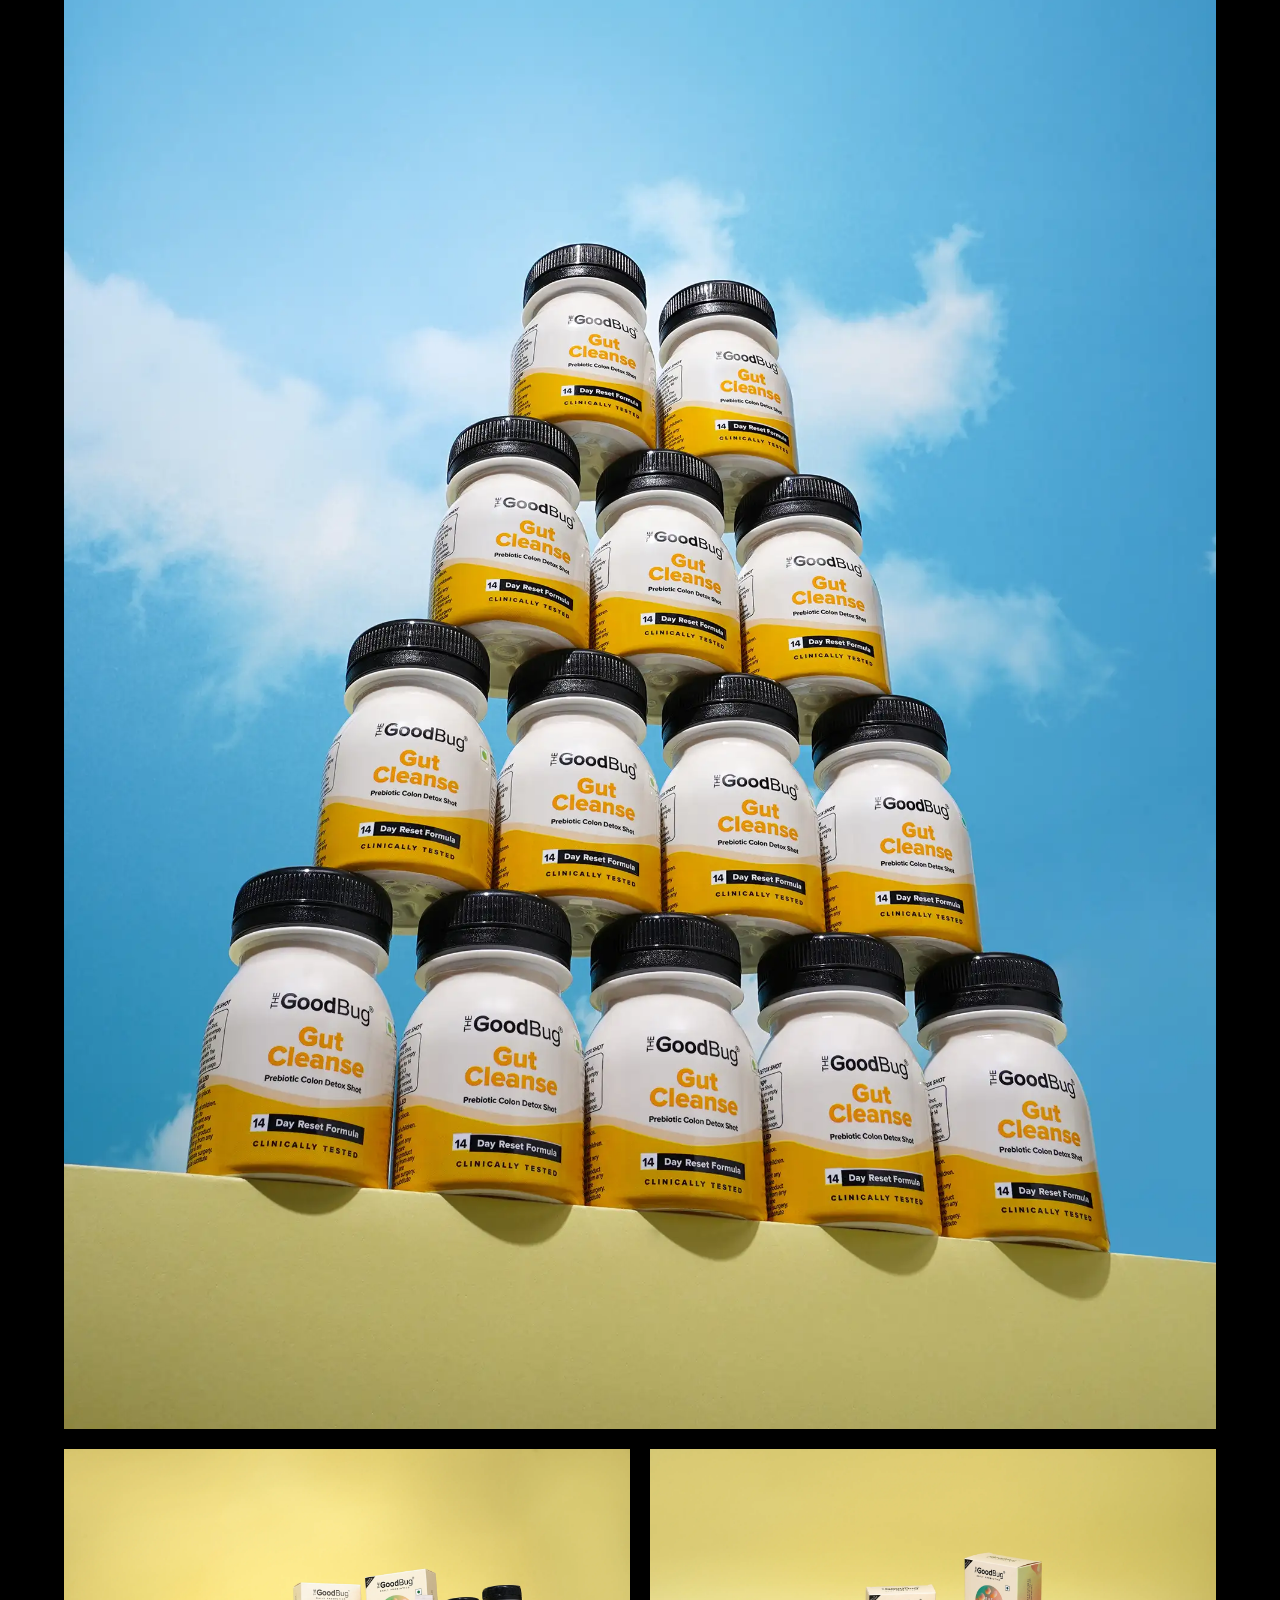
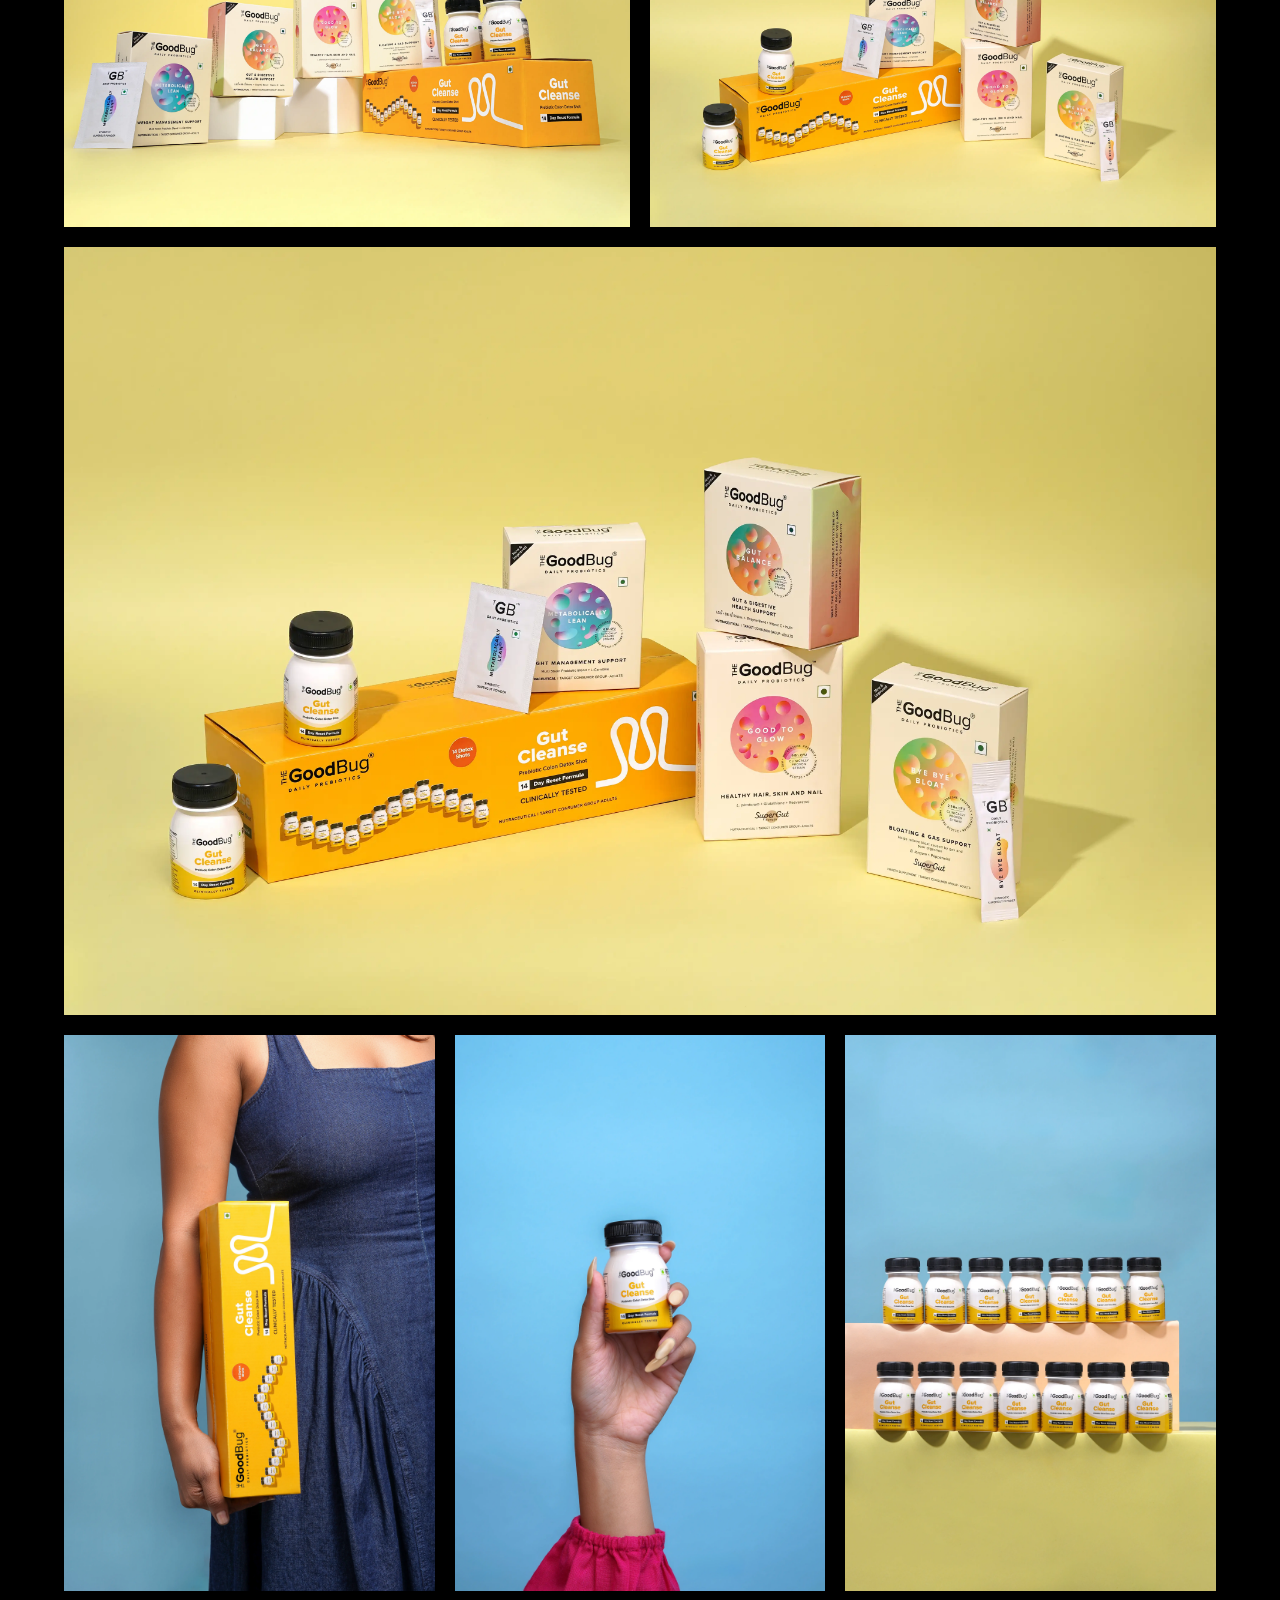
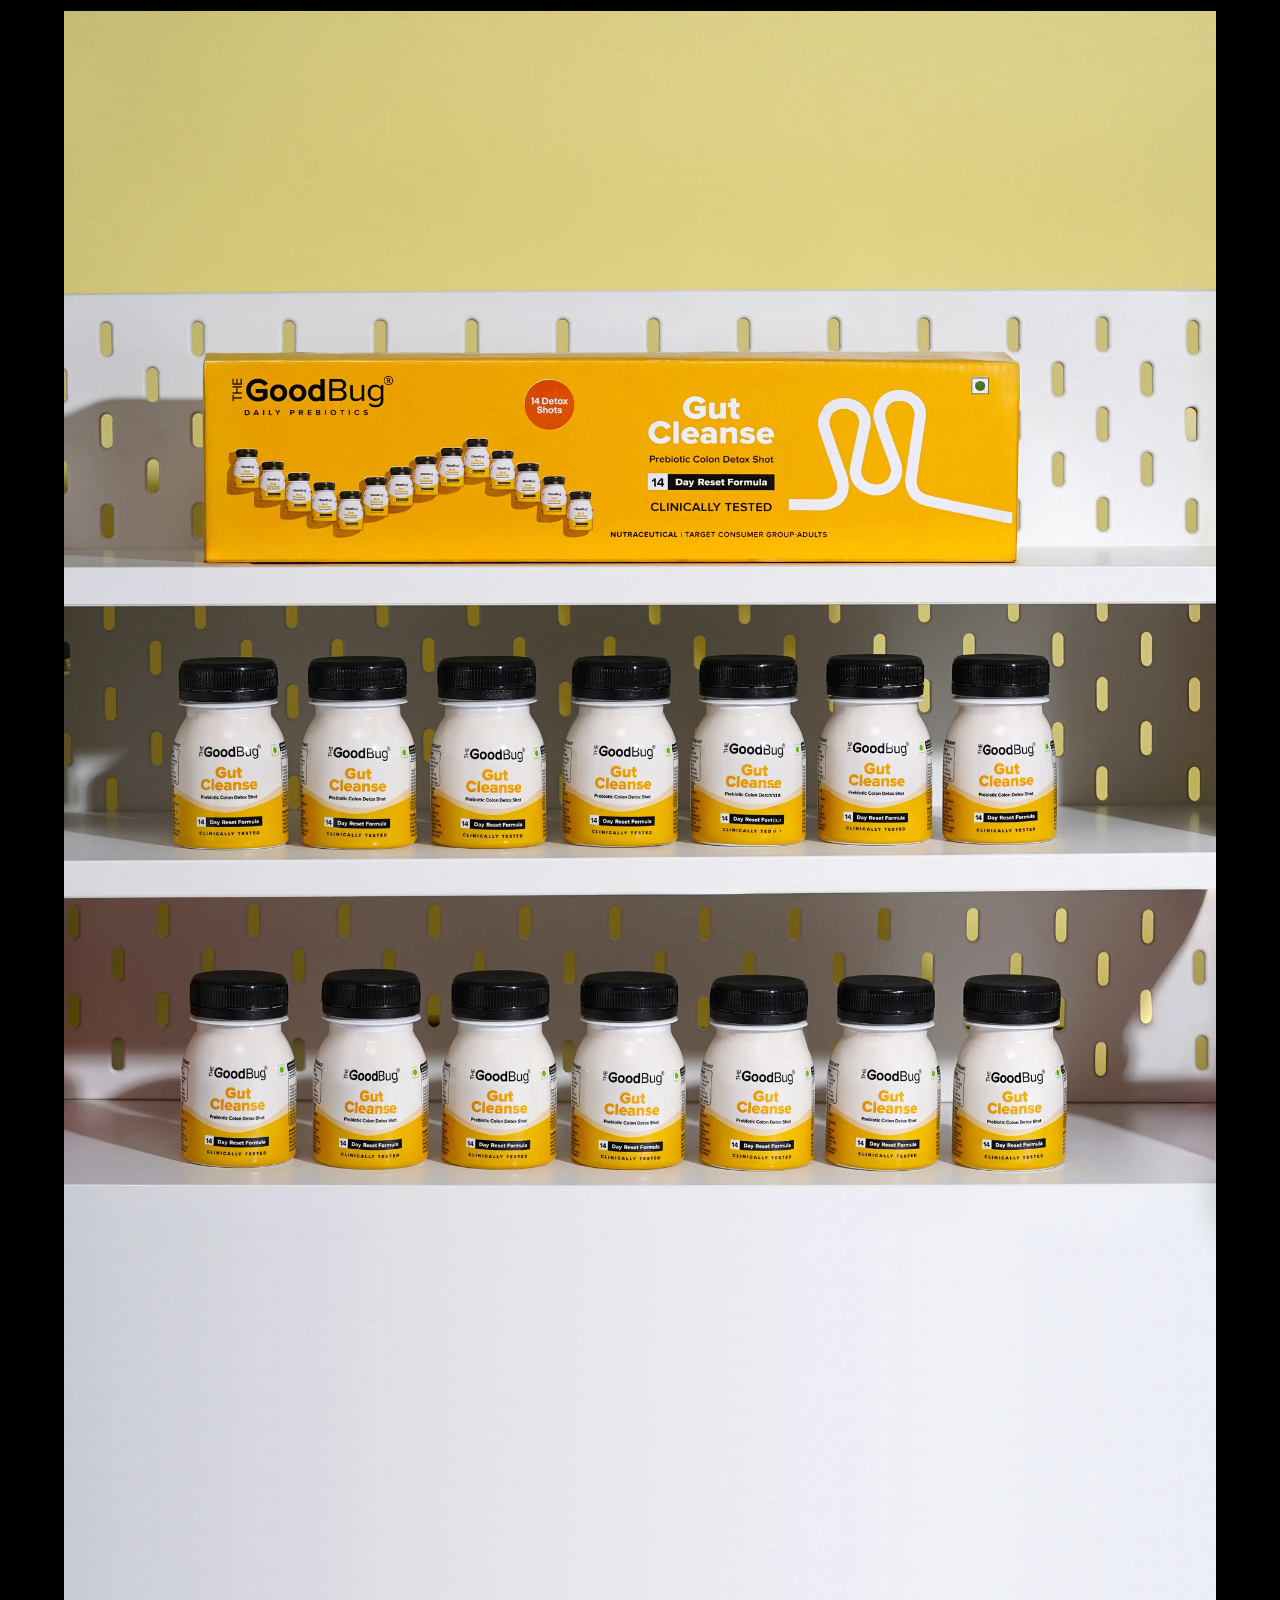
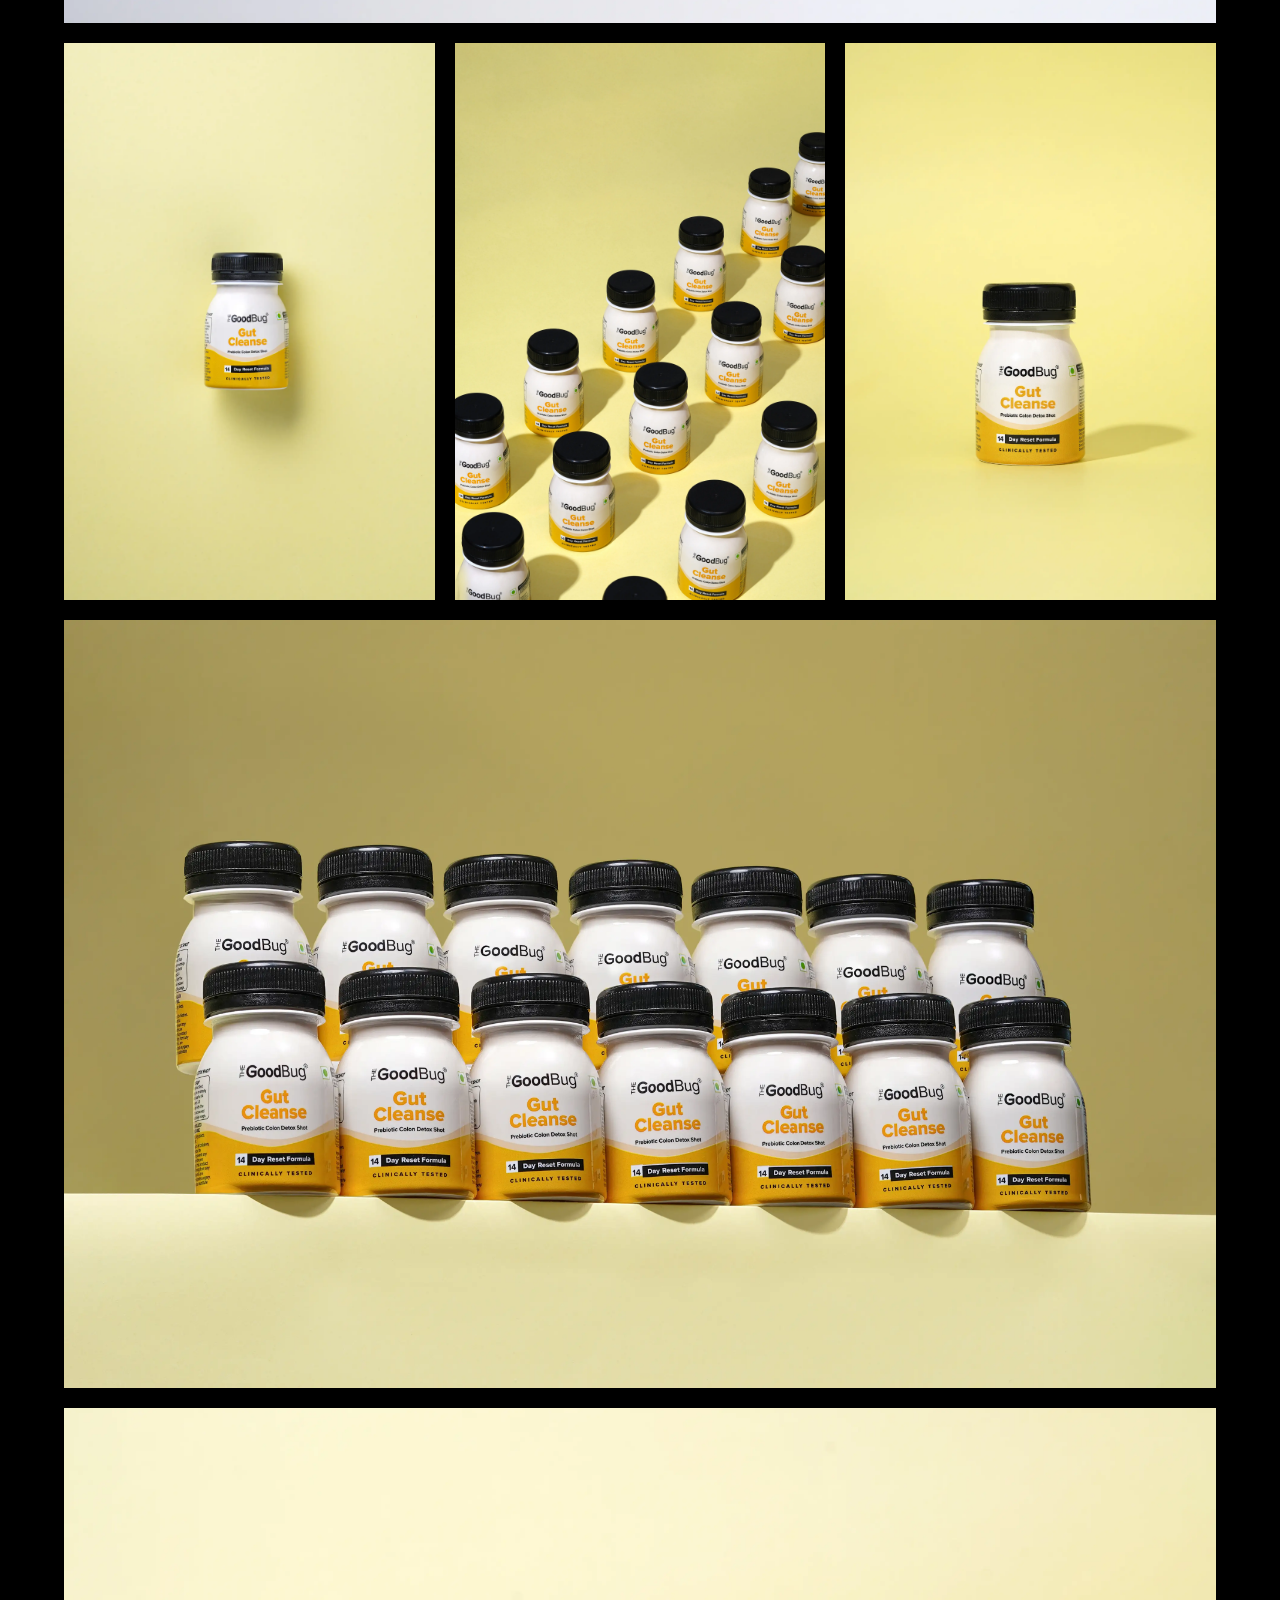
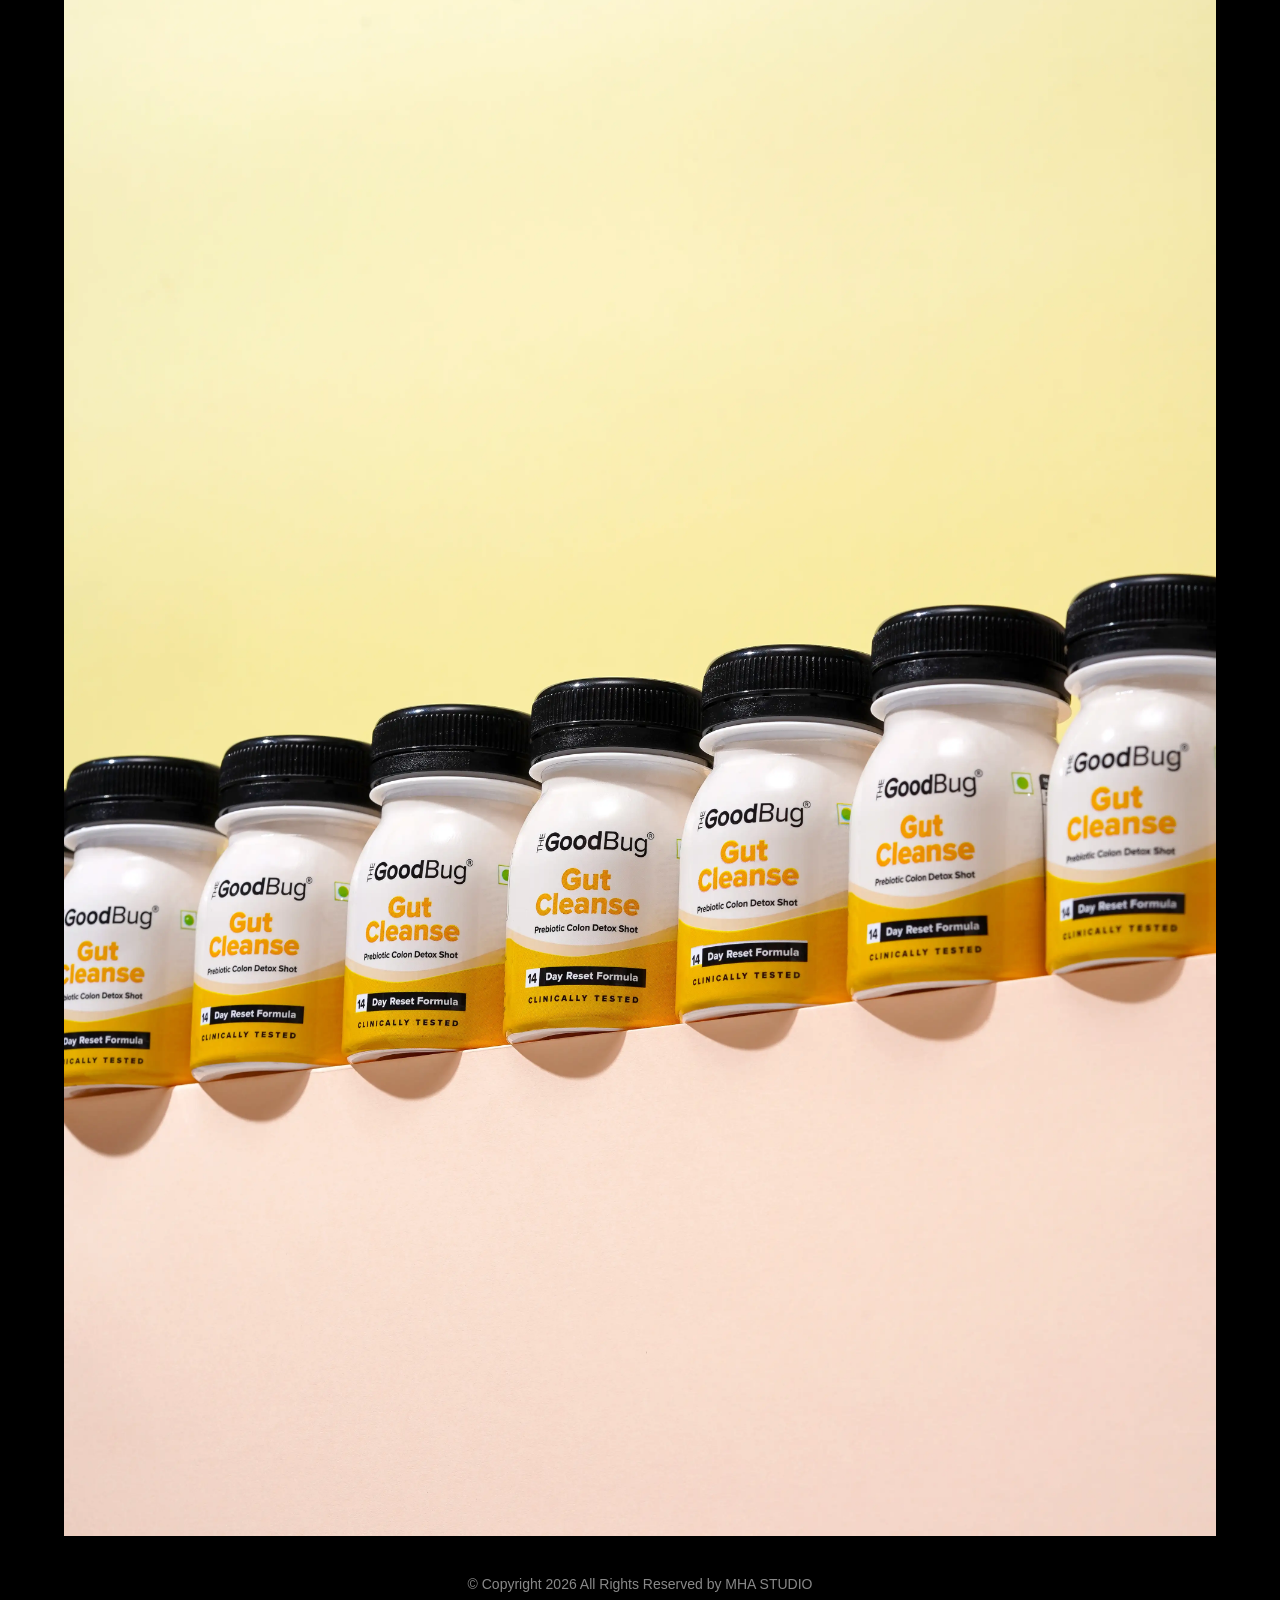
<file: goodbug.html>
<!DOCTYPE html>
    <html lang="en">
    <head>
        <meta charset="UTF-8">
        <meta name="viewport" content="width=device-width, initial-scale=1.0">
        <title>Gut Cleanse By The Good Bug - Portfolio</title>
        <link rel="stylesheet" href="style.css">
    </head>
    <body>

        <header class="navbar">
            <div class="container nav-container">
                <a href="index.html" class="logo-link">
<img src="images/logo.png" alt="Your Brand Logo" class="logo-img" />          
                </a>
                <nav>
                    <ul class="nav-links">
                        <li><a href="index.html">BRANDS</a></li>
                        <li><a href="#">ABOUT</a></li>
                        <li><a href="#">CONTACT</a></li>
                    </ul>
                </nav>
            </div>
        </header>

        <section class="project-header">
            <h1 class="project-title">Gut Cleanse By The Good Bug</h1>
            <div class="project-details">
                <p><span>Photography, Styling & Retouching</span> MH.Alwani</p>
                <p><span>Client</span> The Good Bug</p>
            </div>
        </section>

        <main class="dynamic-gallery">
            
            <div class="gallery-row row-full">
                <img src="images/goodBug/17.webp" alt="Good bug balloon">
            </div>

            <div class="gallery-row row-full">
                <img src="images/goodBug/9.webp" alt="Good bug stacked bottles">
            </div>

            <div class="gallery-row row-half">
                <img src="images/goodBug/4.webp" alt="Ingredients top down">
                <img src="images/goodBug/3.webp" alt="Powder texture">
            </div>

            <div class="gallery-row row-full">
                <img src="images/goodBug/2.webp" alt="Floating boxes">
            </div>
              <div class="gallery-row row-half">
                <img src="images/goodBug/12.webp" alt="Ingredients top down">
                <img src="images/goodBug/11.webp" alt="Powder texture">
            </div>
    <div class="gallery-row row-full">
                <img src="images/goodBug/11.webp" alt="Good bug stacked bottles">
            </div>
            <div class="gallery-row row-third">
                <img src="images/goodBug/13.webp" alt="Cluster 1">
                <img src="images/goodBug/16.webp" alt="Cluster 2">
                <img src="images/goodBug/14.webp" alt="Cluster 3">
            </div>
 <div class="gallery-row row-full">
                <img src="images/goodBug/10.webp" alt="Model holding product">
            </div>
            <!-- <div class="gallery-row row-half">
                <img src="images/goodBug/16.jpg" alt="Hand holding box">
                <img src="images/goodBug/17.jpg" alt="Shelf display">
            </div> -->
    <div class="gallery-row row-third">
                <img src="images/goodBug/7.webp" alt="Cluster 1">
                <img src="images/goodBug/6.webp" alt="Cluster 2">
                <img src="images/goodBug/8.webp" alt="Cluster 3">
            </div>
            <div class="gallery-row row-full">
                <img src="images/goodBug/1.webp" alt="Model holding product">
            </div>
 <div class="gallery-row row-full">
                <img src="images/goodBug/15.webp" alt="Model holding product">
            </div>
        </main>

        <!-- <section class="related-projects">
            <h3 class="related-title">You may also like</h3>
            <div class="portfolio-container related-grid">
                <a href="#" class="portfolio-item">
                    <img src="related1.jpg" alt="Yoga Bar" class="brand-img">
                    <div class="overlay"><p class="brand-name">Yoga Bar<br><span class="year">2026</span></p></div>
                </a>
                <a href="#" class="portfolio-item">
                    <img src="related2.jpg" alt="Essential Oils" class="brand-img">
                    <div class="overlay"><p class="brand-name">Essential Oils<br><span class="year">2025</span></p></div>
                </a>
                <a href="#" class="portfolio-item">
                    <img src="related3.jpg" alt="Pickleball" class="brand-img">
                    <div class="overlay"><p class="brand-name">Puls8 Pickleball<br><span class="year">2026</span></p></div>
                </a>
            </div>
        </section> -->

        <footer class="site-footer">
            <p class="copyright">© Copyright 2026 All Rights Reserved by MHA STUDIO</p>
        </footer>

    </body>
    </html>
</file>
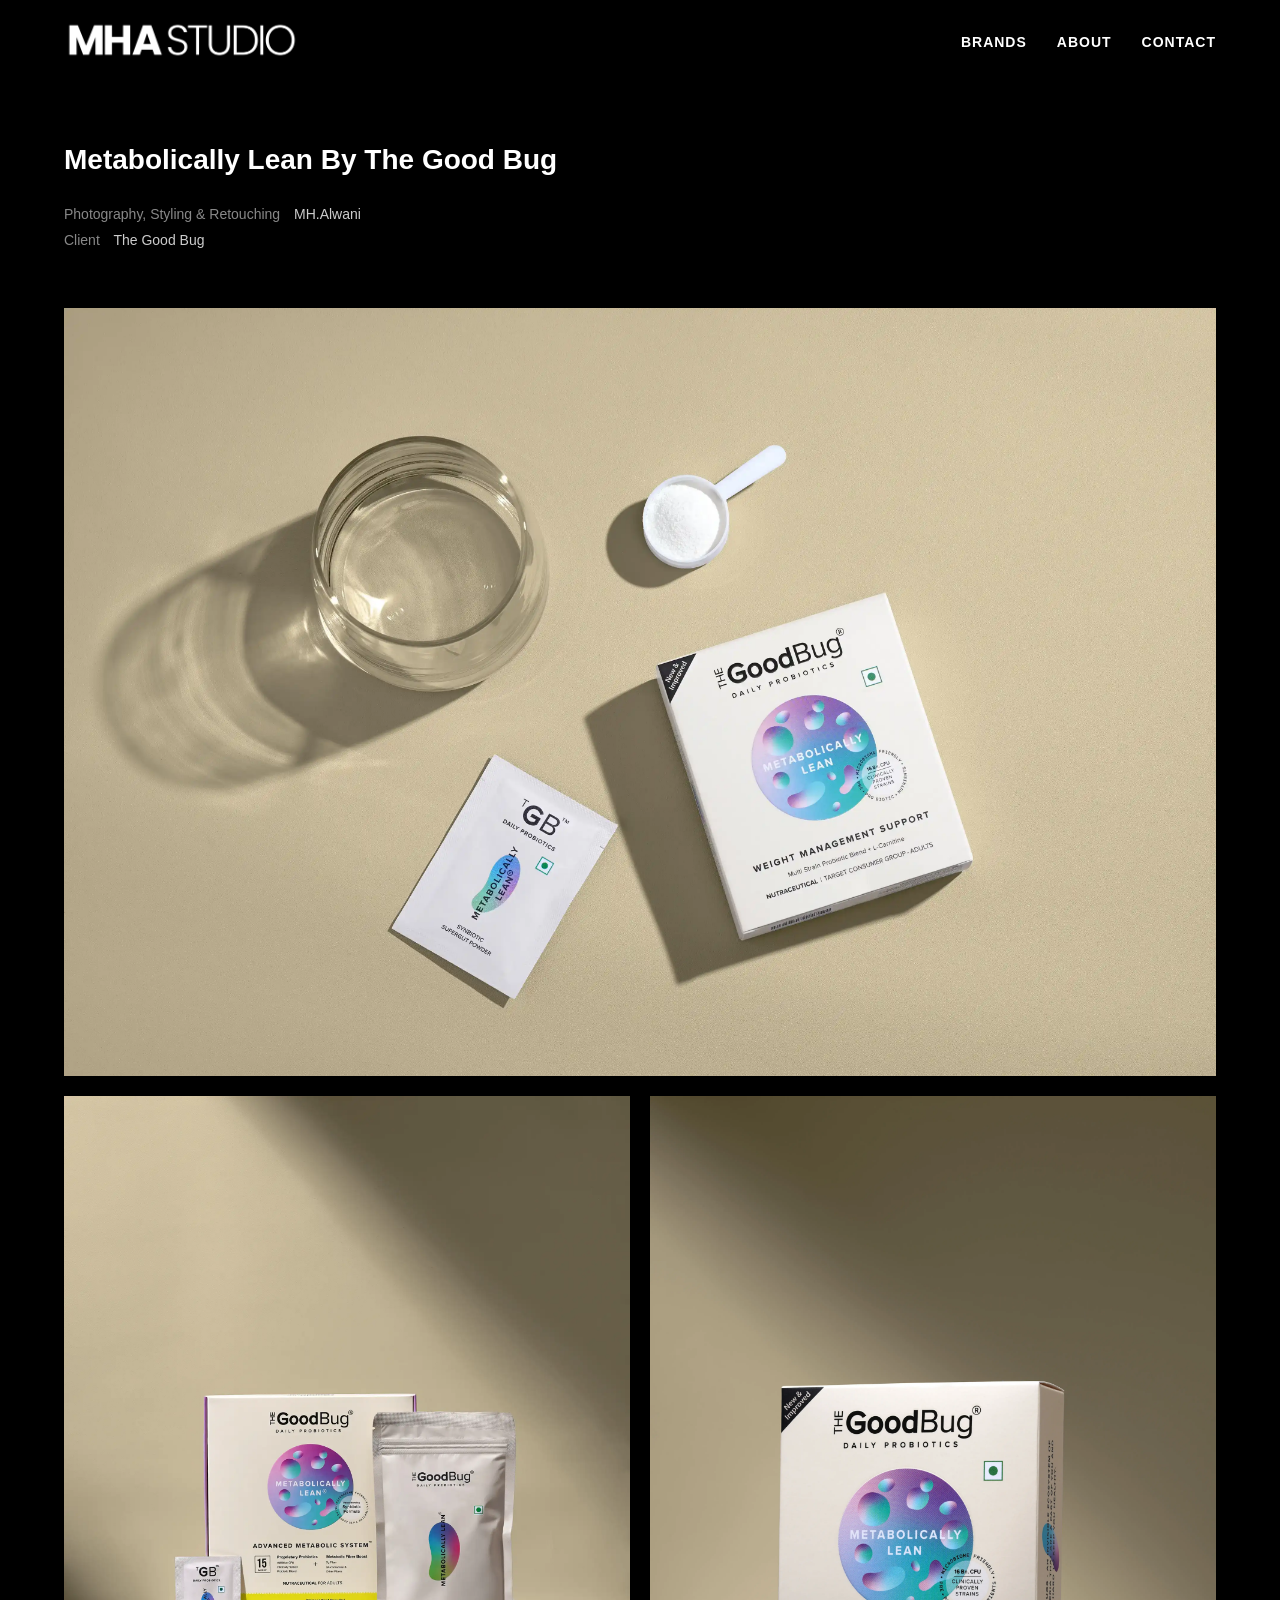
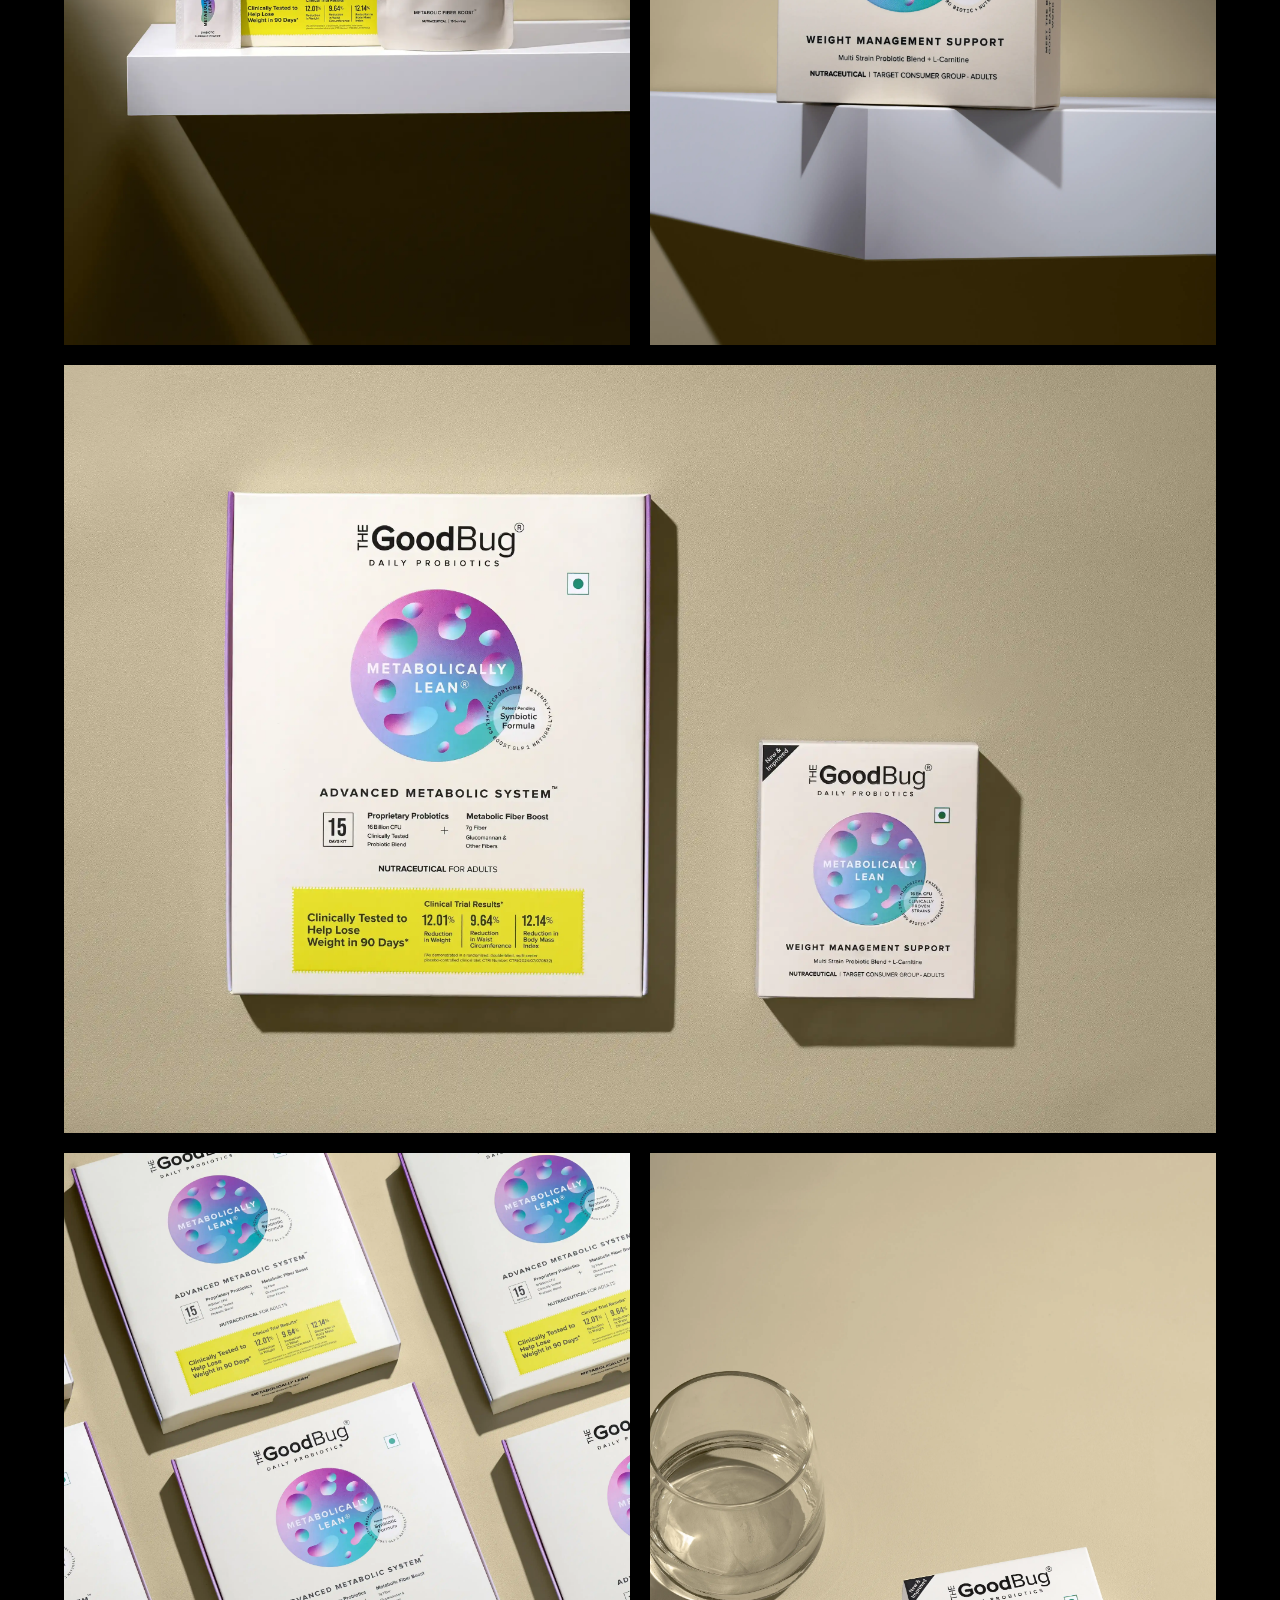
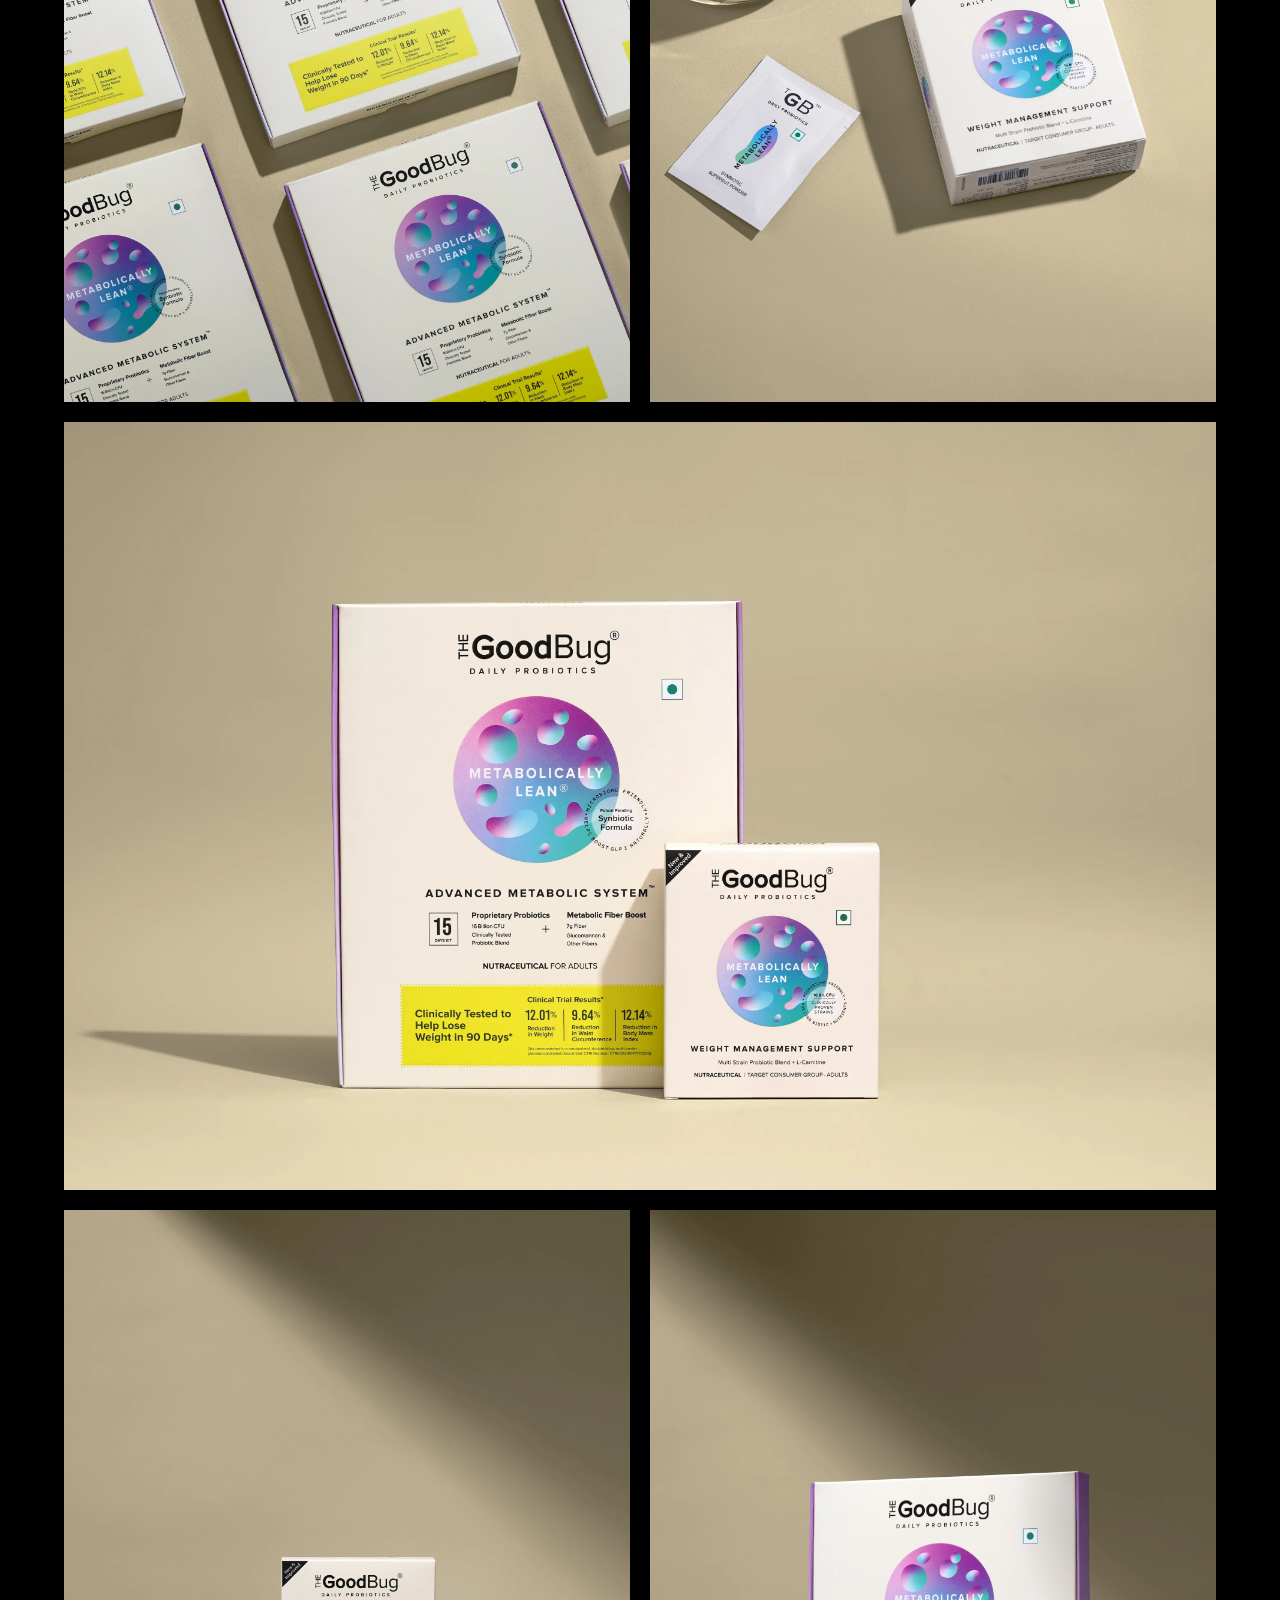
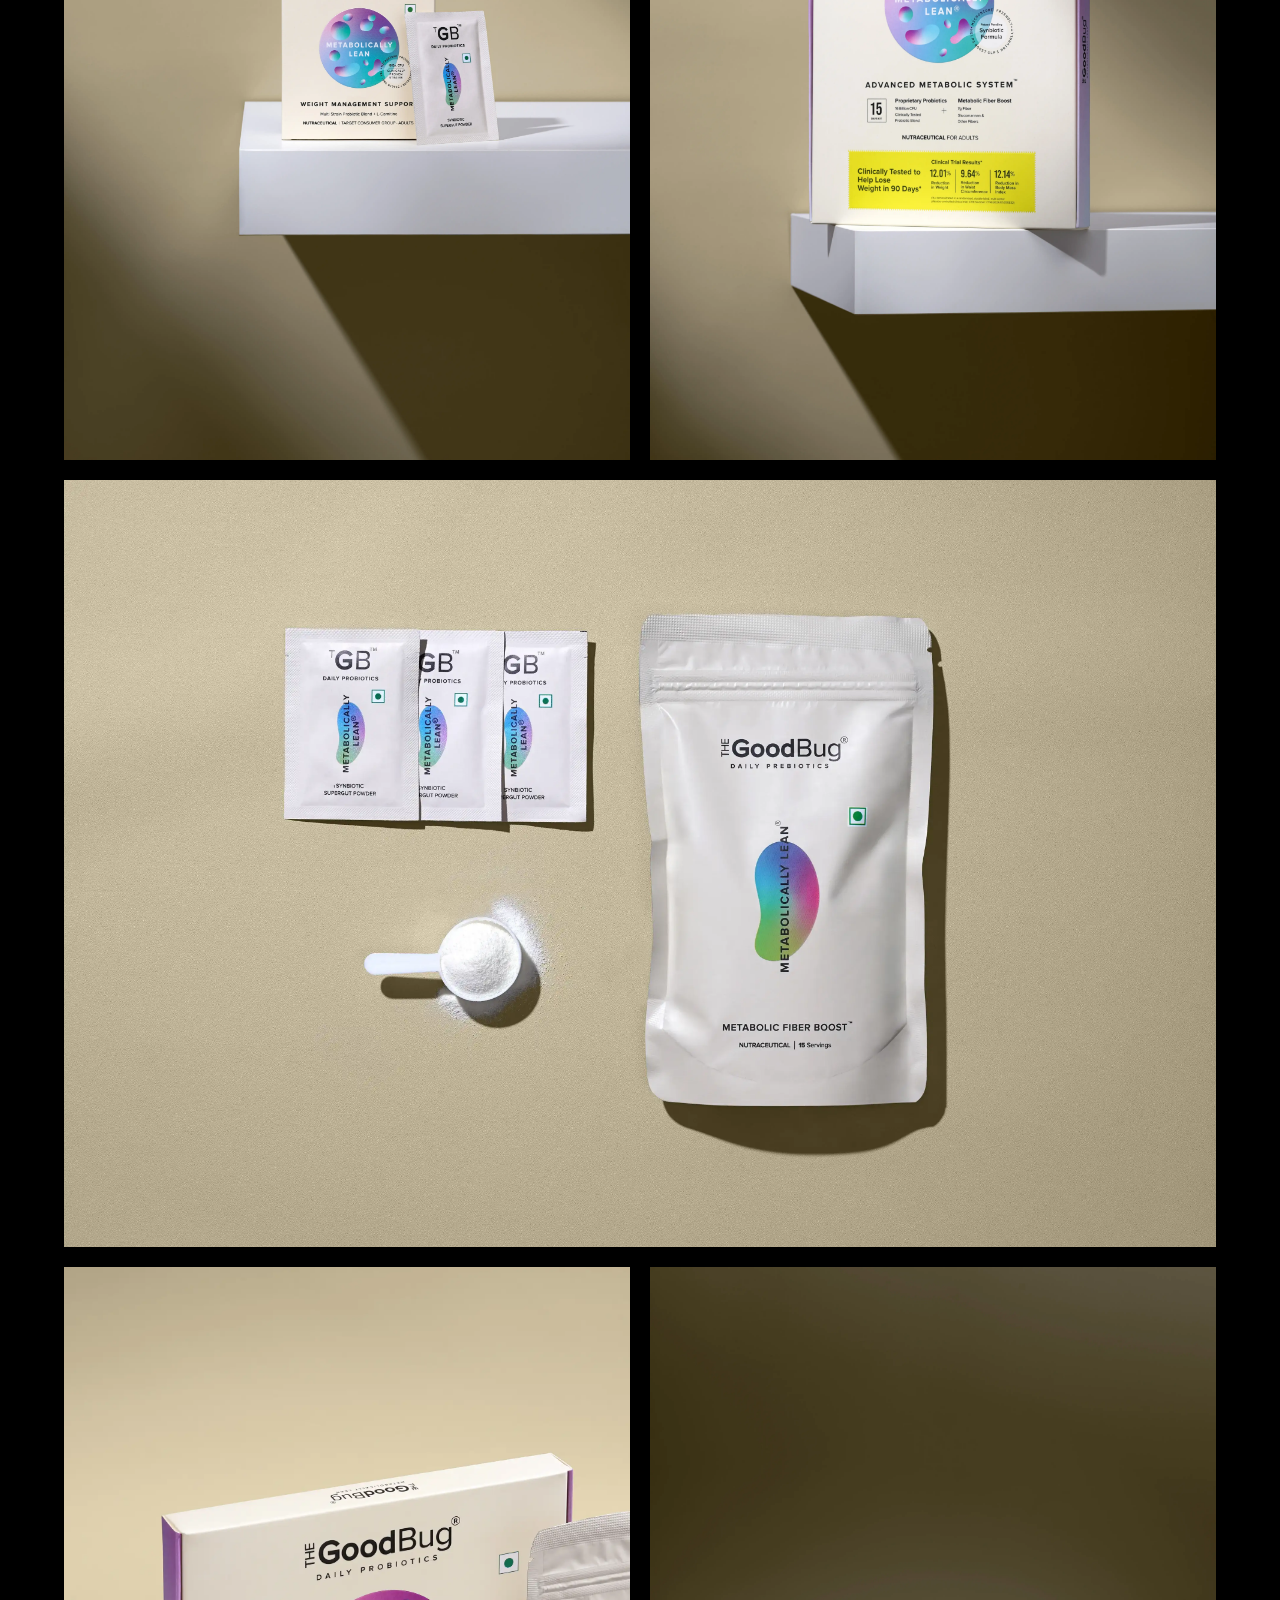
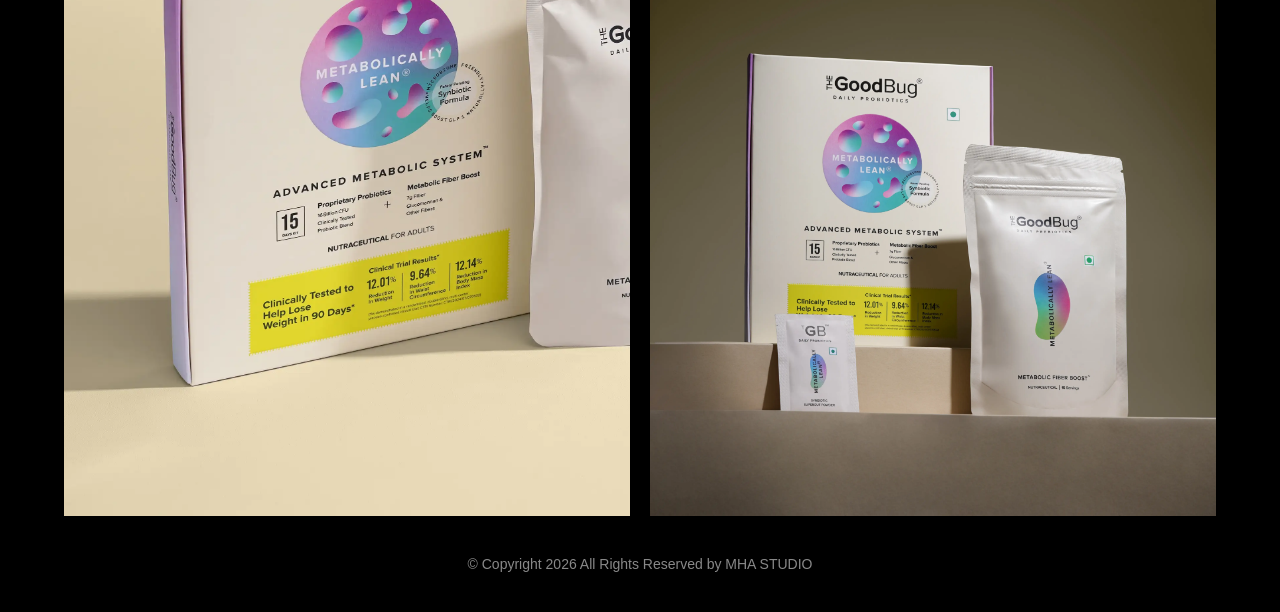
<file: GoodBug2.html>
<!DOCTYPE html>
<html lang="en">
  <head>
    <meta charset="UTF-8" />
    <meta name="viewport" content="width=device-width, initial-scale=1.0" />
    <title>Metabolically Lean By The Good Bug - Portfolio</title>
    <link rel="stylesheet" href="style.css" />
  </head>
  <body>
    <header class="navbar">
      <div class="container nav-container">
        <a href="index.html" class="logo-link">
          <img src="images/logo.png" alt="Your Brand Logo" class="logo-img" />          

        </a>
        <nav>
          <ul class="nav-links">
            <li><a href="index.html">BRANDS</a></li>
            <li><a href="#">ABOUT</a></li>
            <li><a href="#">CONTACT</a></li>
          </ul>
        </nav>
      </div>
    </header>

    <section class="project-header">
      <h1 class="project-title">Metabolically Lean By The Good Bug</h1>
      <div class="project-details">
        <p><span>Photography, Styling & Retouching</span> MH.Alwani</p>
        <p><span>Client</span> The Good Bug</p>
      </div>
    </section>

    <main class="dynamic-gallery">
      <div class="gallery-row row-full">
        <img src="images/goodbug2/10.webp" alt="Good bug balloon" />
      </div>

      <!-- <div class="gallery-row row-full">
                <img src="images/goodBug/9.jpg" alt="Good bug stacked bottles">
            </div> -->

      <div class="gallery-row row-half">
        <img src="images/goodbug2/18.webp" alt="Ingredients top down" />
        <img src="images/goodbug2/1.webp" alt="Powder texture" />
      </div>

      <div class="gallery-row row-full">
        <img src="images/goodbug2/4.webp" alt="Floating boxes" />
      </div>
      <div class="gallery-row row-half">
        <img src="images/goodbug2/16.webp" alt="Ingredients top down" />
        <img src="images/goodbug2/12.webp" alt="Powder texture" />
      </div>
      <div class="gallery-row row-full">
        <img src="images/goodbug2/5.webp" alt="Good bug stacked bottles" />
      </div>
      <div class="gallery-row row-half">
        <img src="images/goodbug2/14.webp" alt="Ingredients top down" />
        <img src="images/goodbug2/11.webp" alt="Powder texture" />
      </div>
      
      <div class="gallery-row row-full">
        <img src="images/goodbug2/6.webp" alt="Model holding product" />
      </div>

      <div class="gallery-row row-half">
        <img src="images/goodbug2/9.webp" alt="Ingredients top down" />
        <img src="images/goodbug2/19.webp" alt="Powder texture" />
      </div>
      
    </main>

    <!-- <section class="related-projects">
            <h3 class="related-title">You may also like</h3>
            <div class="portfolio-container related-grid">
                <a href="#" class="portfolio-item">
                    <img src="related1.jpg" alt="Yoga Bar" class="brand-img">
                    <div class="overlay"><p class="brand-name">Yoga Bar<br><span class="year">2026</span></p></div>
                </a>
                <a href="#" class="portfolio-item">
                    <img src="related2.jpg" alt="Essential Oils" class="brand-img">
                    <div class="overlay"><p class="brand-name">Essential Oils<br><span class="year">2025</span></p></div>
                </a>
                <a href="#" class="portfolio-item">
                    <img src="related3.jpg" alt="Pickleball" class="brand-img">
                    <div class="overlay"><p class="brand-name">Puls8 Pickleball<br><span class="year">2026</span></p></div>
                </a>
            </div>
        </section> -->

    <footer class="site-footer">
      <p class="copyright">
        © Copyright 2026 All Rights Reserved by MHA STUDIO
      </p>
    </footer>
  </body>
</html>
</file>
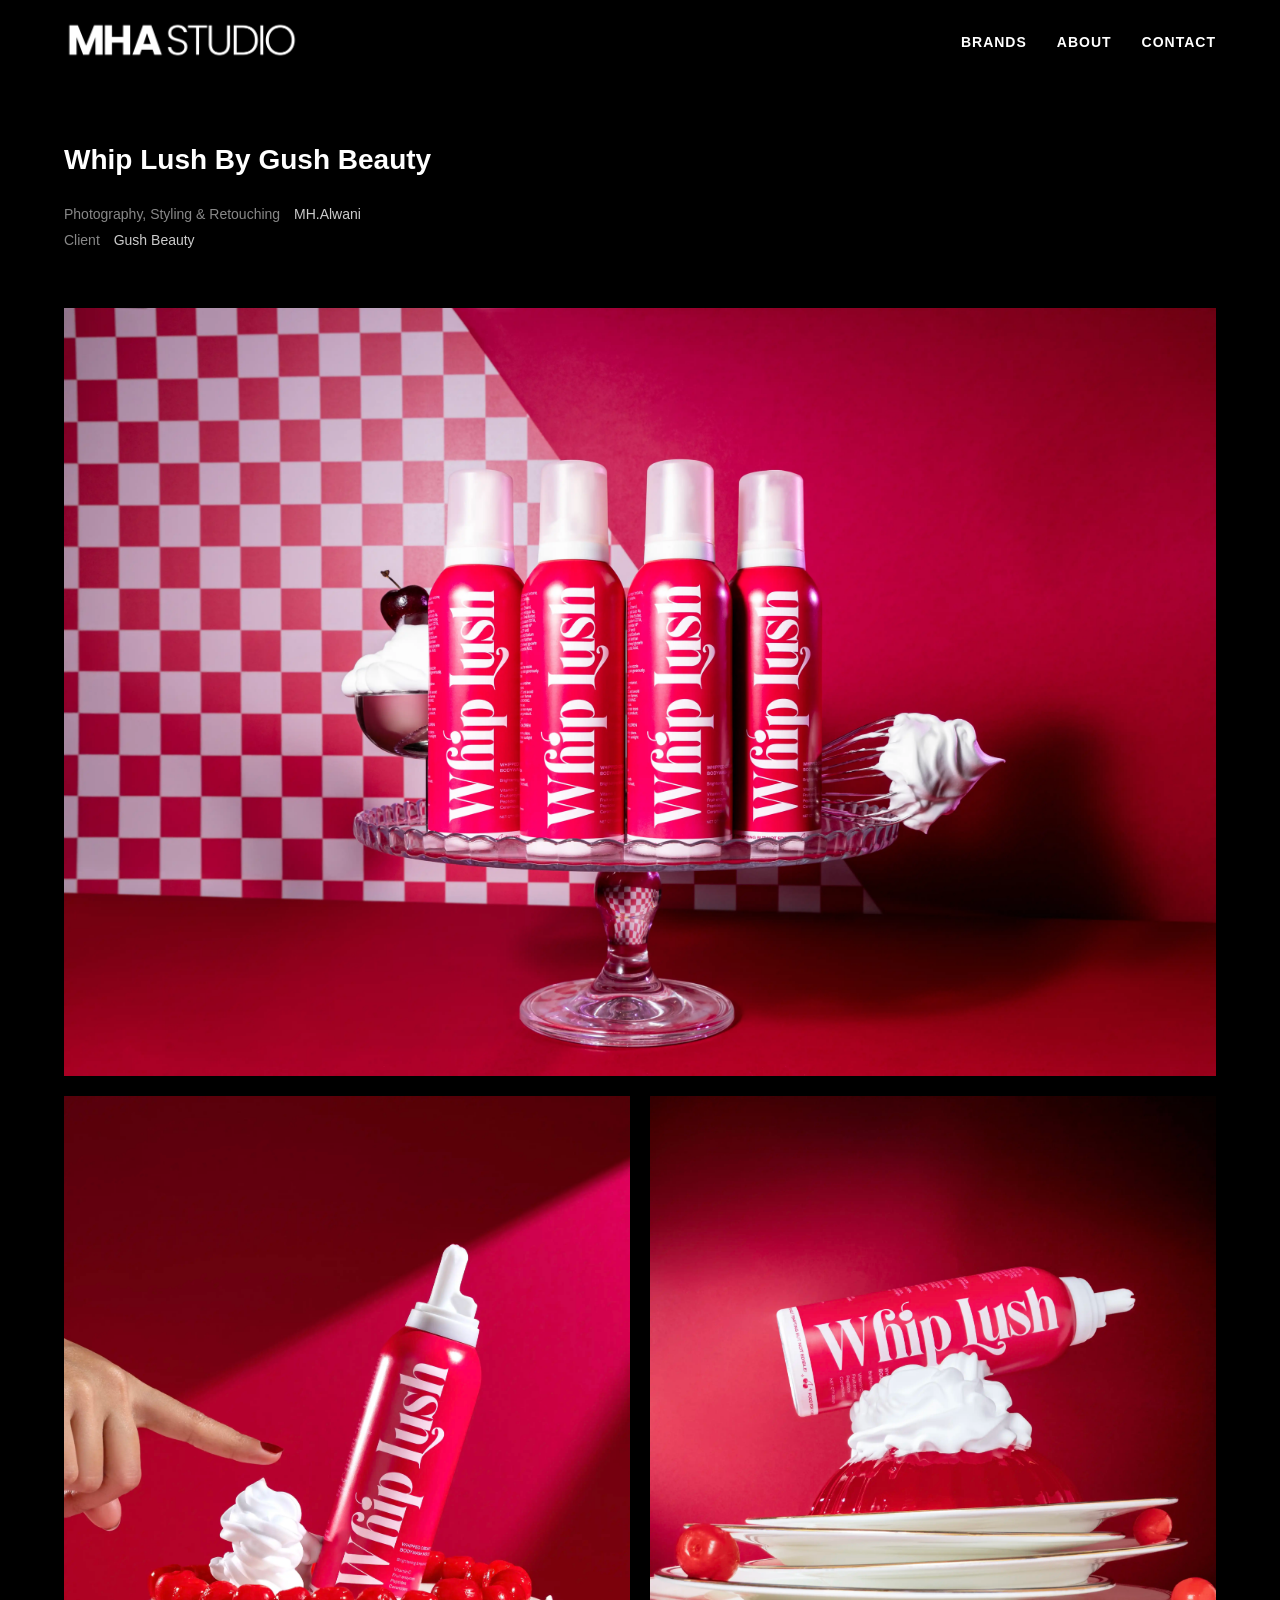
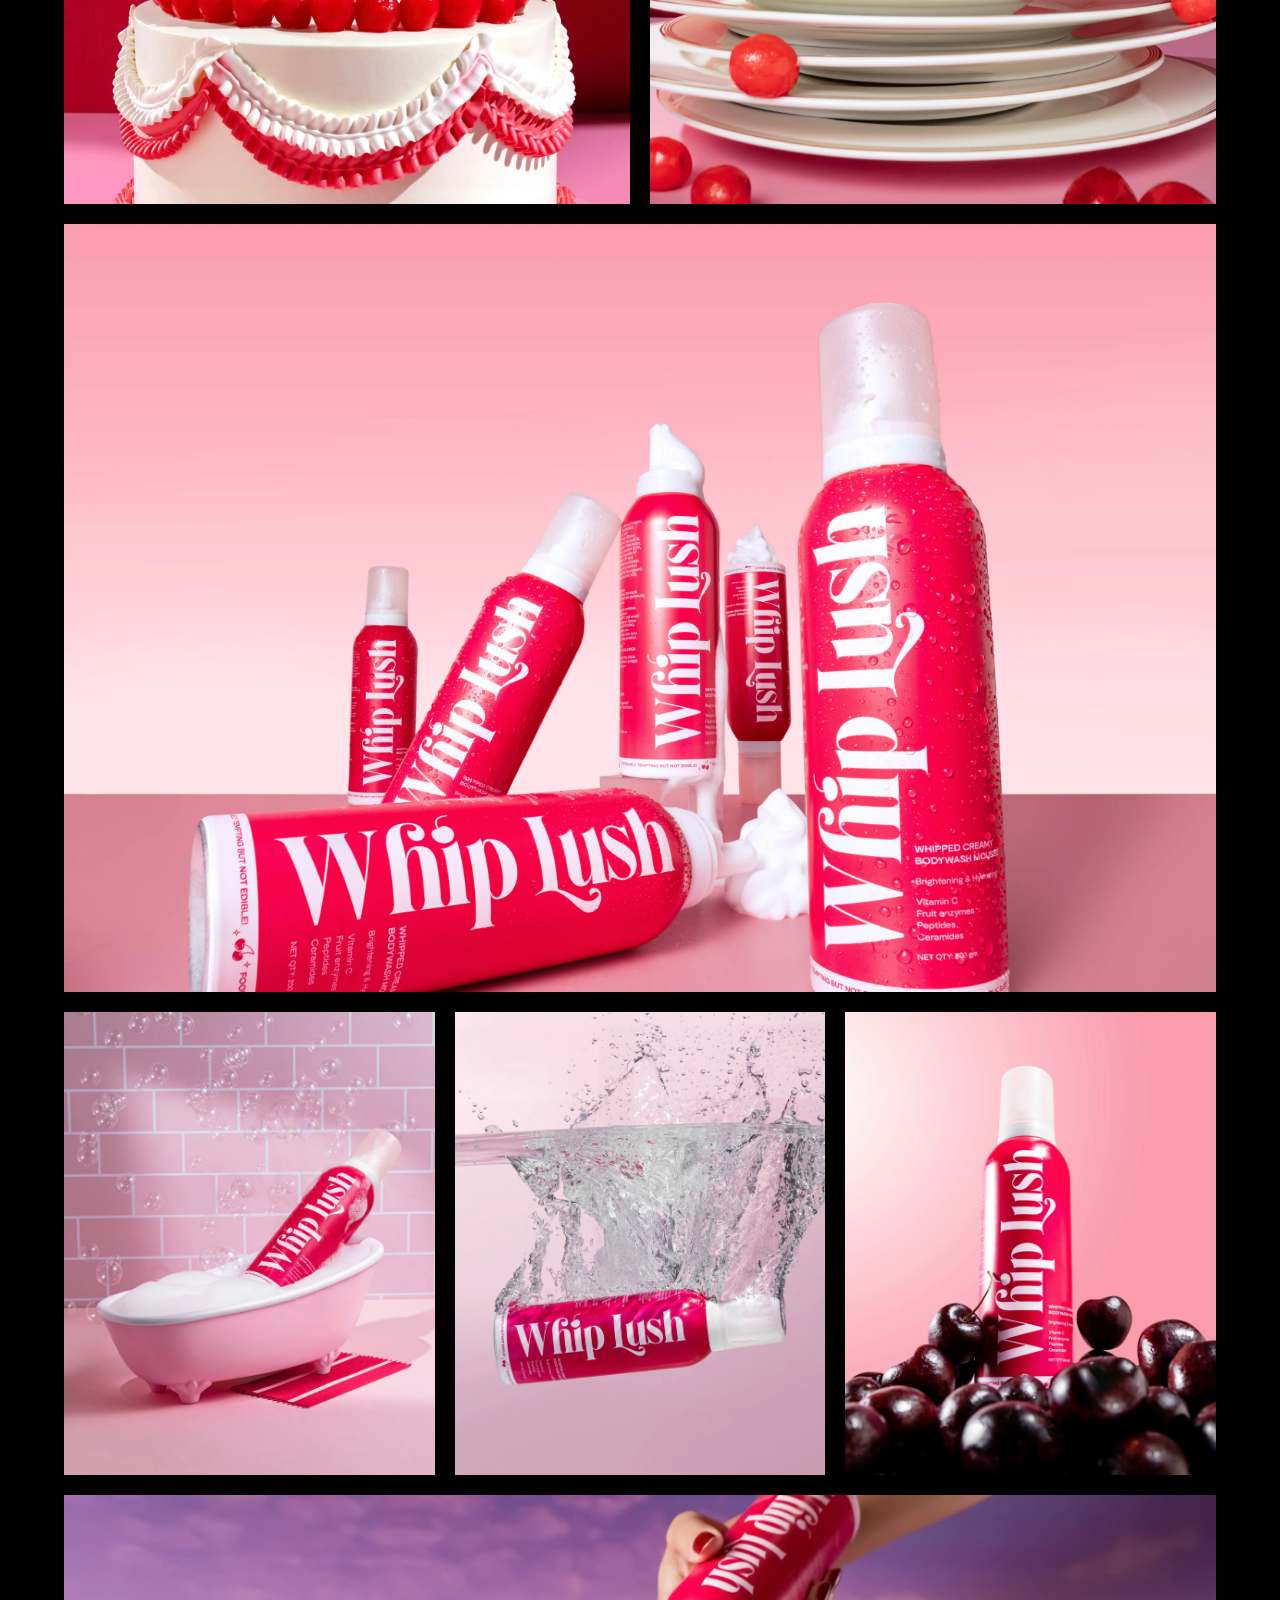
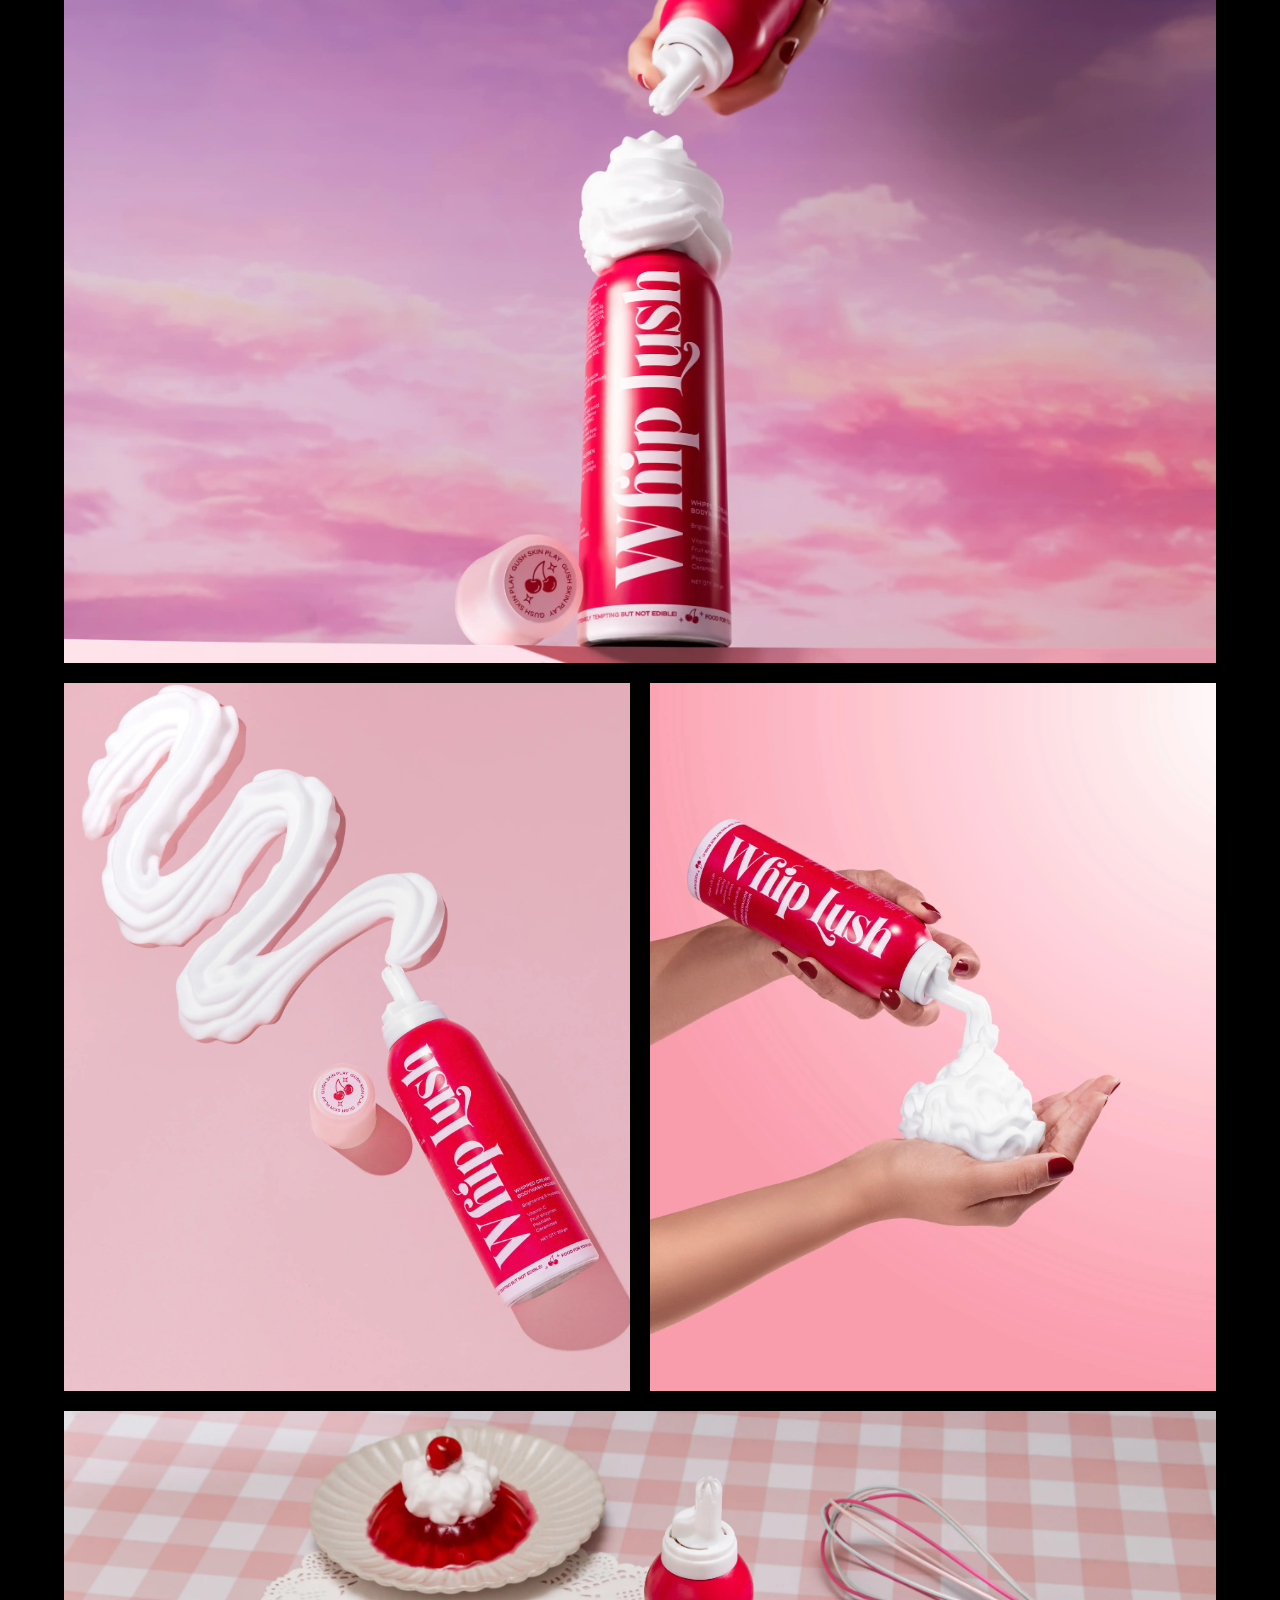
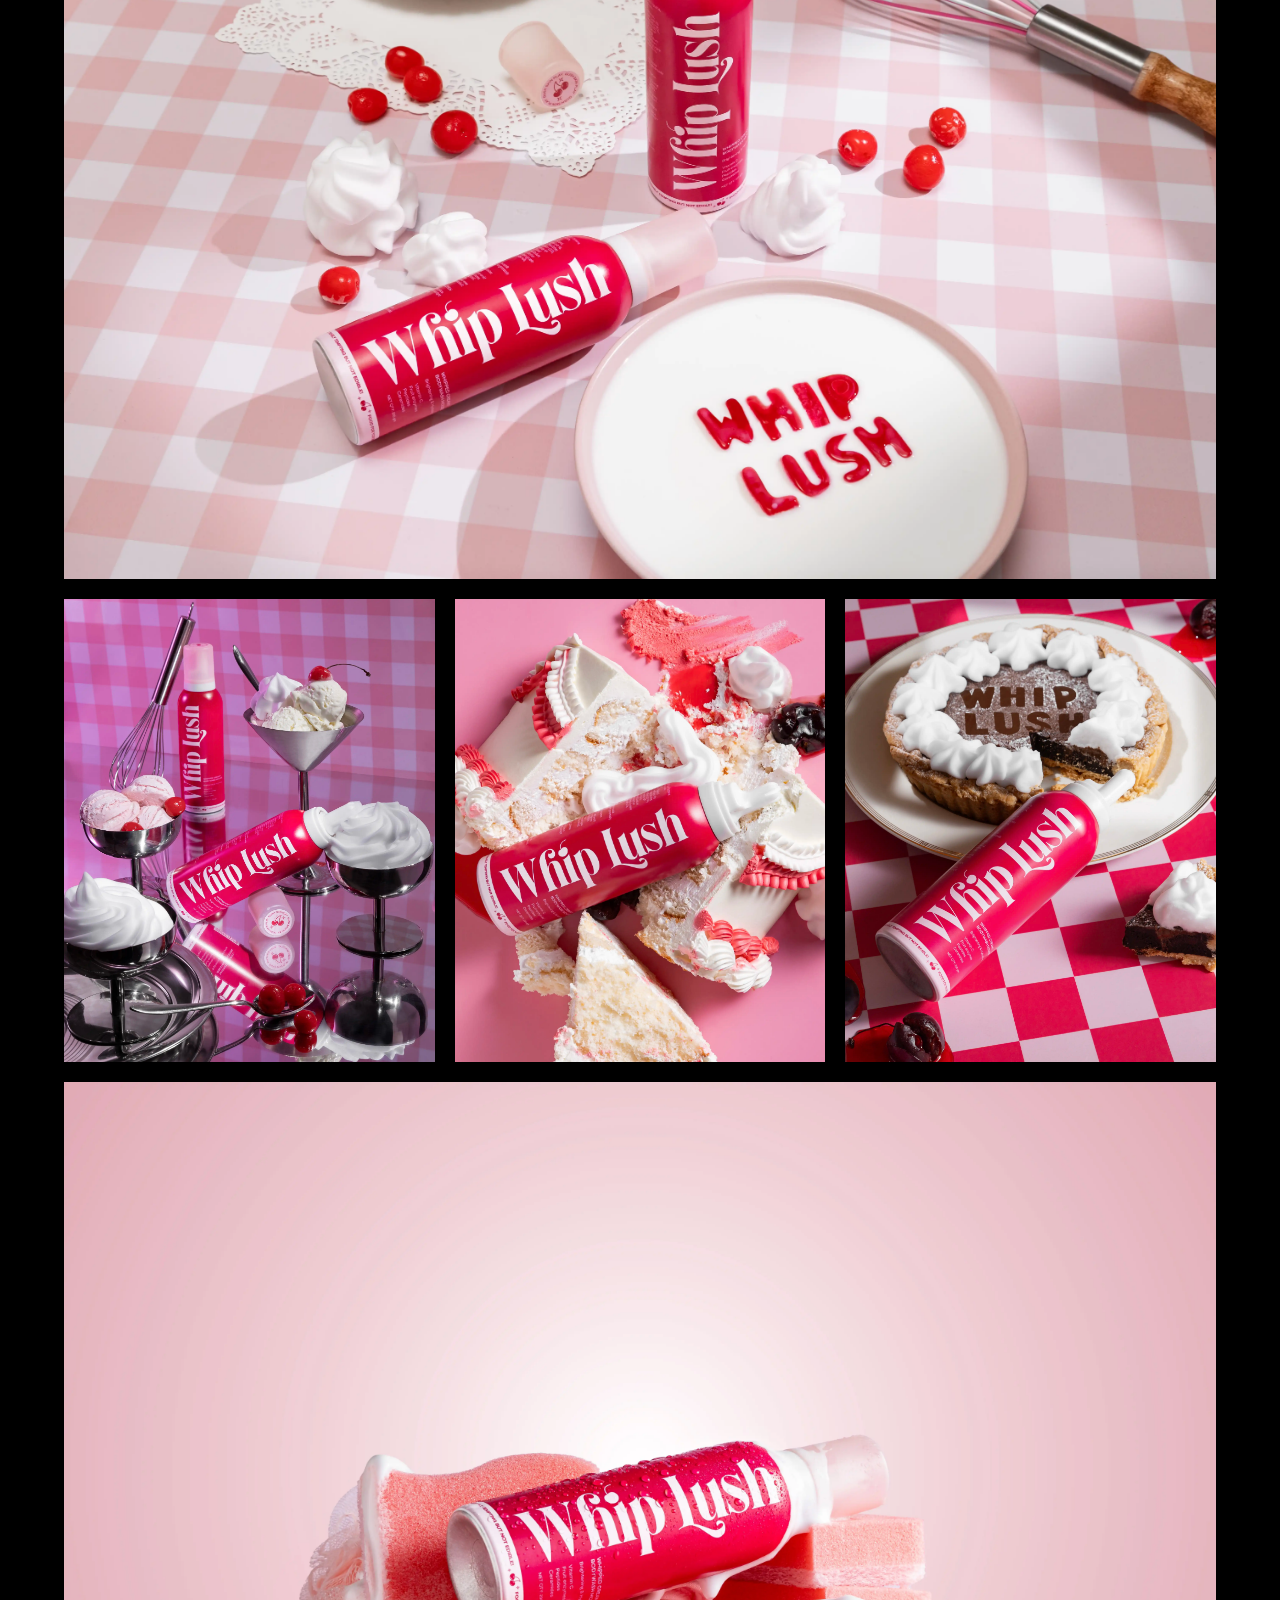
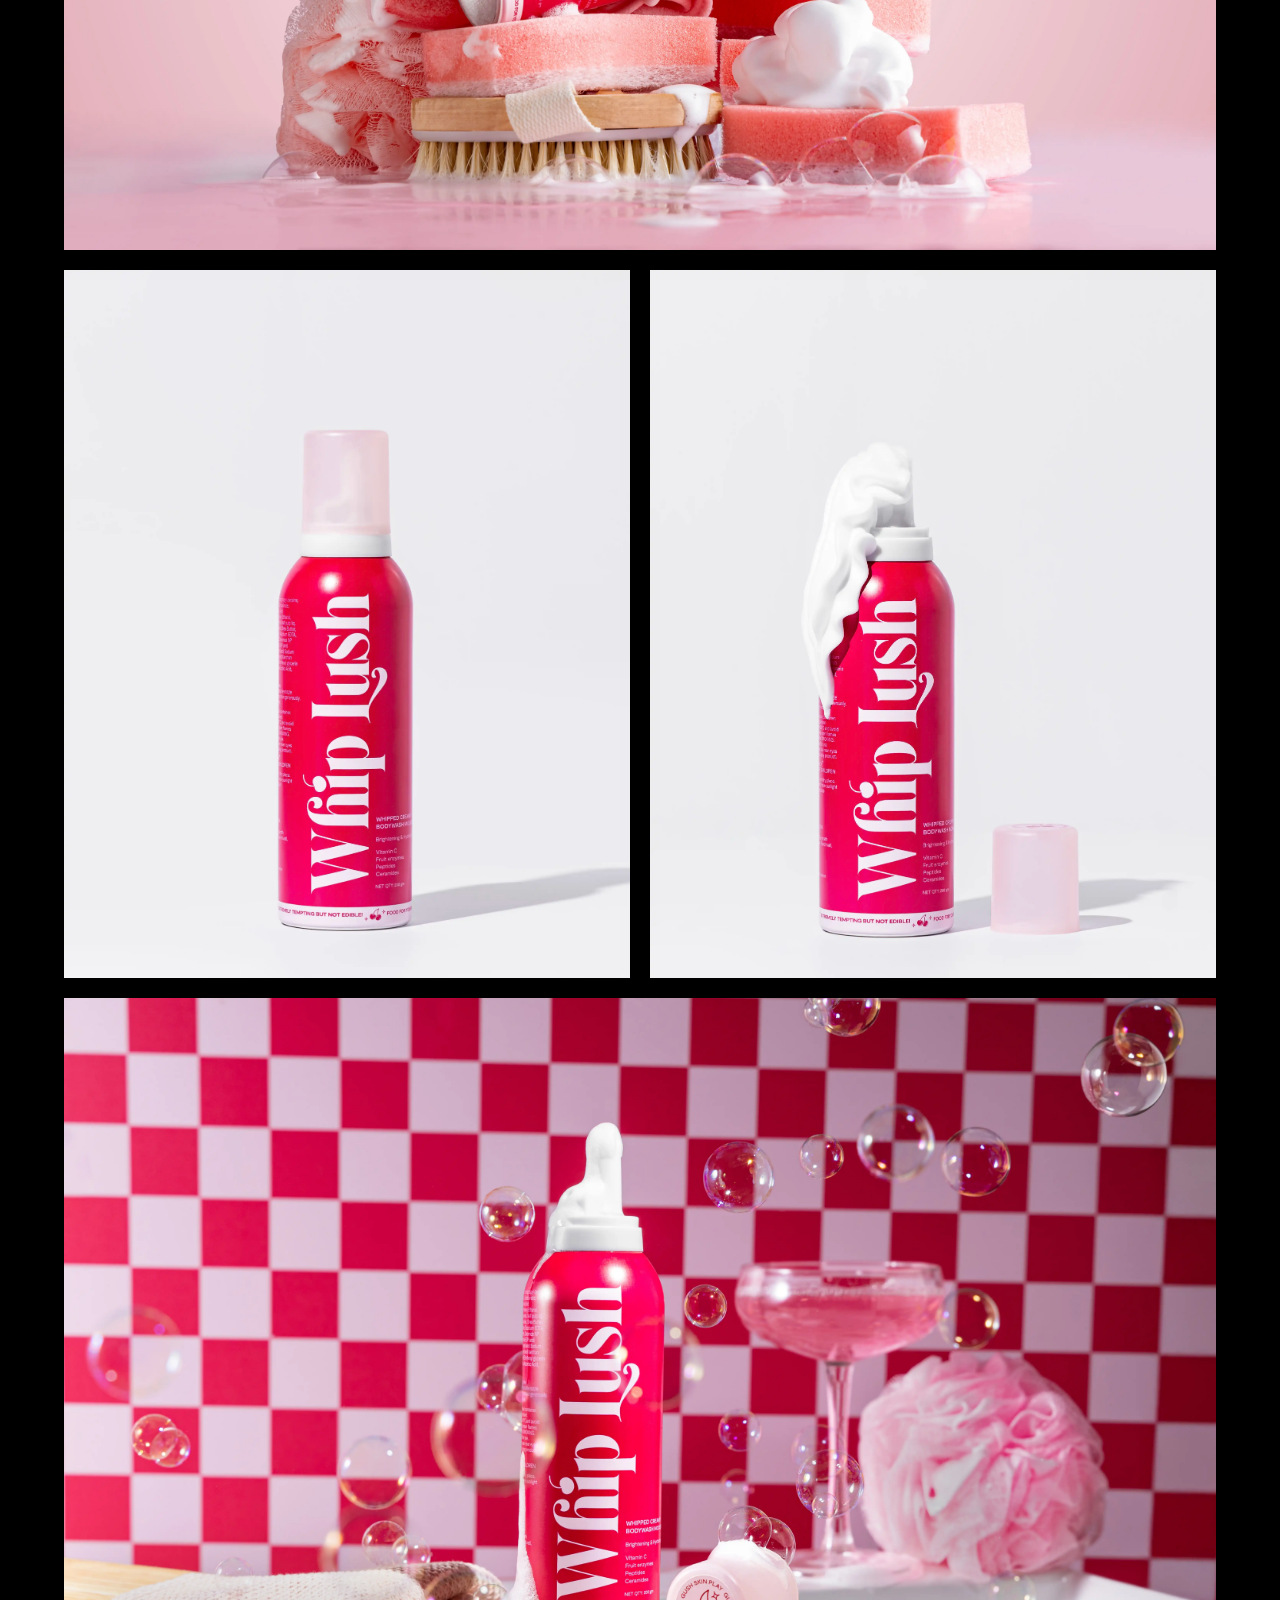
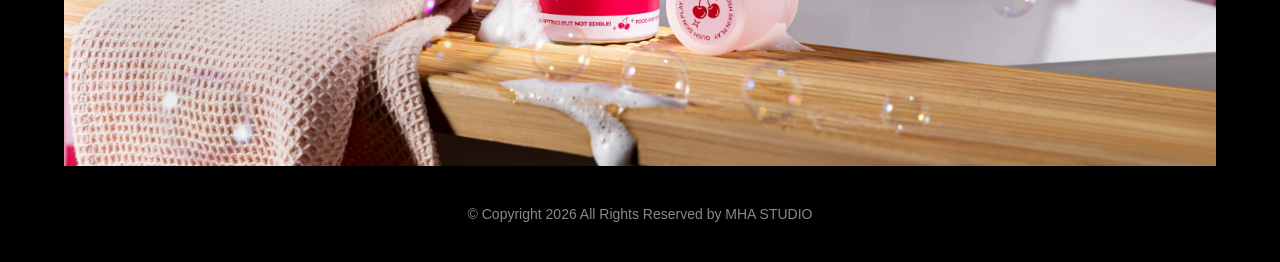
<file: Gush.html>
<!DOCTYPE html>
    <html lang="en">
    <head>
        <meta charset="UTF-8">
        <meta name="viewport" content="width=device-width, initial-scale=1.0">
        <title>Whip Lush By Gush Beauty - Portfolio</title>
        <link rel="stylesheet" href="style.css">
    </head>
    <body>

        <header class="navbar">
            <div class="container nav-container">
                <a href="index.html" class="logo-link">
                    <img src="images/logo.png" alt="Your Brand Logo" class="logo-img" />          

                </a>
                <nav>
                    <ul class="nav-links">
                        <li><a href="index.html">BRANDS</a></li>
                        <li><a href="#">ABOUT</a></li>
                        <li><a href="#">CONTACT</a></li>
                    </ul>
                </nav>
            </div>
        </header>

        <section class="project-header">
            <h1 class="project-title">Whip Lush By Gush Beauty</h1>
            <div class="project-details">
                <p><span>Photography, Styling & Retouching</span> MH.Alwani</p>
                <p><span>Client</span> Gush Beauty</p>
            </div>
        </section>

        <main class="dynamic-gallery">
            
            <div class="gallery-row row-full">
                <img src="images/GushBeauty-WhipLush/1.webp" alt="Good bug balloon">
            </div>
 <div class="gallery-row row-half">
                <img src="images/GushBeauty-WhipLush/c-4.webp" alt="Ingredients top down">
                <img src="images/GushBeauty-WhipLush/c-5.webp" alt="Powder texture">
            </div>
            <div class="gallery-row row-full">
                <img src="images/GushBeauty-WhipLush/2.webp" alt="Good bug stacked bottles">
            </div>

            <div class="gallery-row row-third">
                <img src="images/GushBeauty-WhipLush/c6.webp" alt="Cluster 1">
                <img src="images/GushBeauty-WhipLush/c7.webp" alt="Cluster 2">
                <img src="images/GushBeauty-WhipLush/c8.webp" alt="Cluster 3">
            </div>

            <div class="gallery-row row-full">
                <img src="images/GushBeauty-WhipLush/4.webp" alt="Floating boxes">
            </div>
              <div class="gallery-row row-half">
                <img src="images/GushBeauty-WhipLush/c9.webp" alt="Ingredients top down">
                <img src="images/GushBeauty-WhipLush/c10.webp" alt="Powder texture">
            </div>
    <div class="gallery-row row-full">
                <img src="images/GushBeauty-WhipLush/5.webp" alt="Good bug stacked bottles">
            </div>
            <div class="gallery-row row-third">
                <img src="images/GushBeauty-WhipLush/c13.webp" alt="Cluster 1">
                <img src="images/GushBeauty-WhipLush/c14.webp" alt="Cluster 2">
                <img src="images/GushBeauty-WhipLush/c15.webp" alt="Cluster 3">
            </div>
 <div class="gallery-row row-full">
                <img src="images/GushBeauty-WhipLush/6.webp" alt="Model holding product">
            </div>
            <div class="gallery-row row-half">
                <img src="images/GushBeauty-WhipLush/c11.webp" alt="Hand holding box">
                <img src="images/GushBeauty-WhipLush/c12.webp" alt="Shelf display">
            </div>
    <!-- <div class="gallery-row row-third">
                <img src="images/goodBug/7.jpg" alt="Cluster 1">
                <img src="images/goodBug/6.jpg" alt="Cluster 2">
                <img src="images/goodBug/8.jpg" alt="Cluster 3">
            </div> -->
           
 <div class="gallery-row row-full">
                <img src="images/GushBeauty-WhipLush/7.webp" alt="Model holding product">
            </div>
        </main>

        <!-- <section class="related-projects">
            <h3 class="related-title">You may also like</h3>
            <div class="portfolio-container related-grid">
                <a href="#" class="portfolio-item">
                    <img src="related1.jpg" alt="Yoga Bar" class="brand-img">
                    <div class="overlay"><p class="brand-name">Yoga Bar<br><span class="year">2026</span></p></div>
                </a>
                <a href="#" class="portfolio-item">
                    <img src="related2.jpg" alt="Essential Oils" class="brand-img">
                    <div class="overlay"><p class="brand-name">Essential Oils<br><span class="year">2025</span></p></div>
                </a>
                <a href="#" class="portfolio-item">
                    <img src="related3.jpg" alt="Pickleball" class="brand-img">
                    <div class="overlay"><p class="brand-name">Puls8 Pickleball<br><span class="year">2026</span></p></div>
                </a>
            </div>
        </section> -->

        <footer class="site-footer">
            <p class="copyright">© Copyright 2026 All Rights Reserved by MHA STUDIO</p>
        </footer>

    </body>
    </html>
</file>
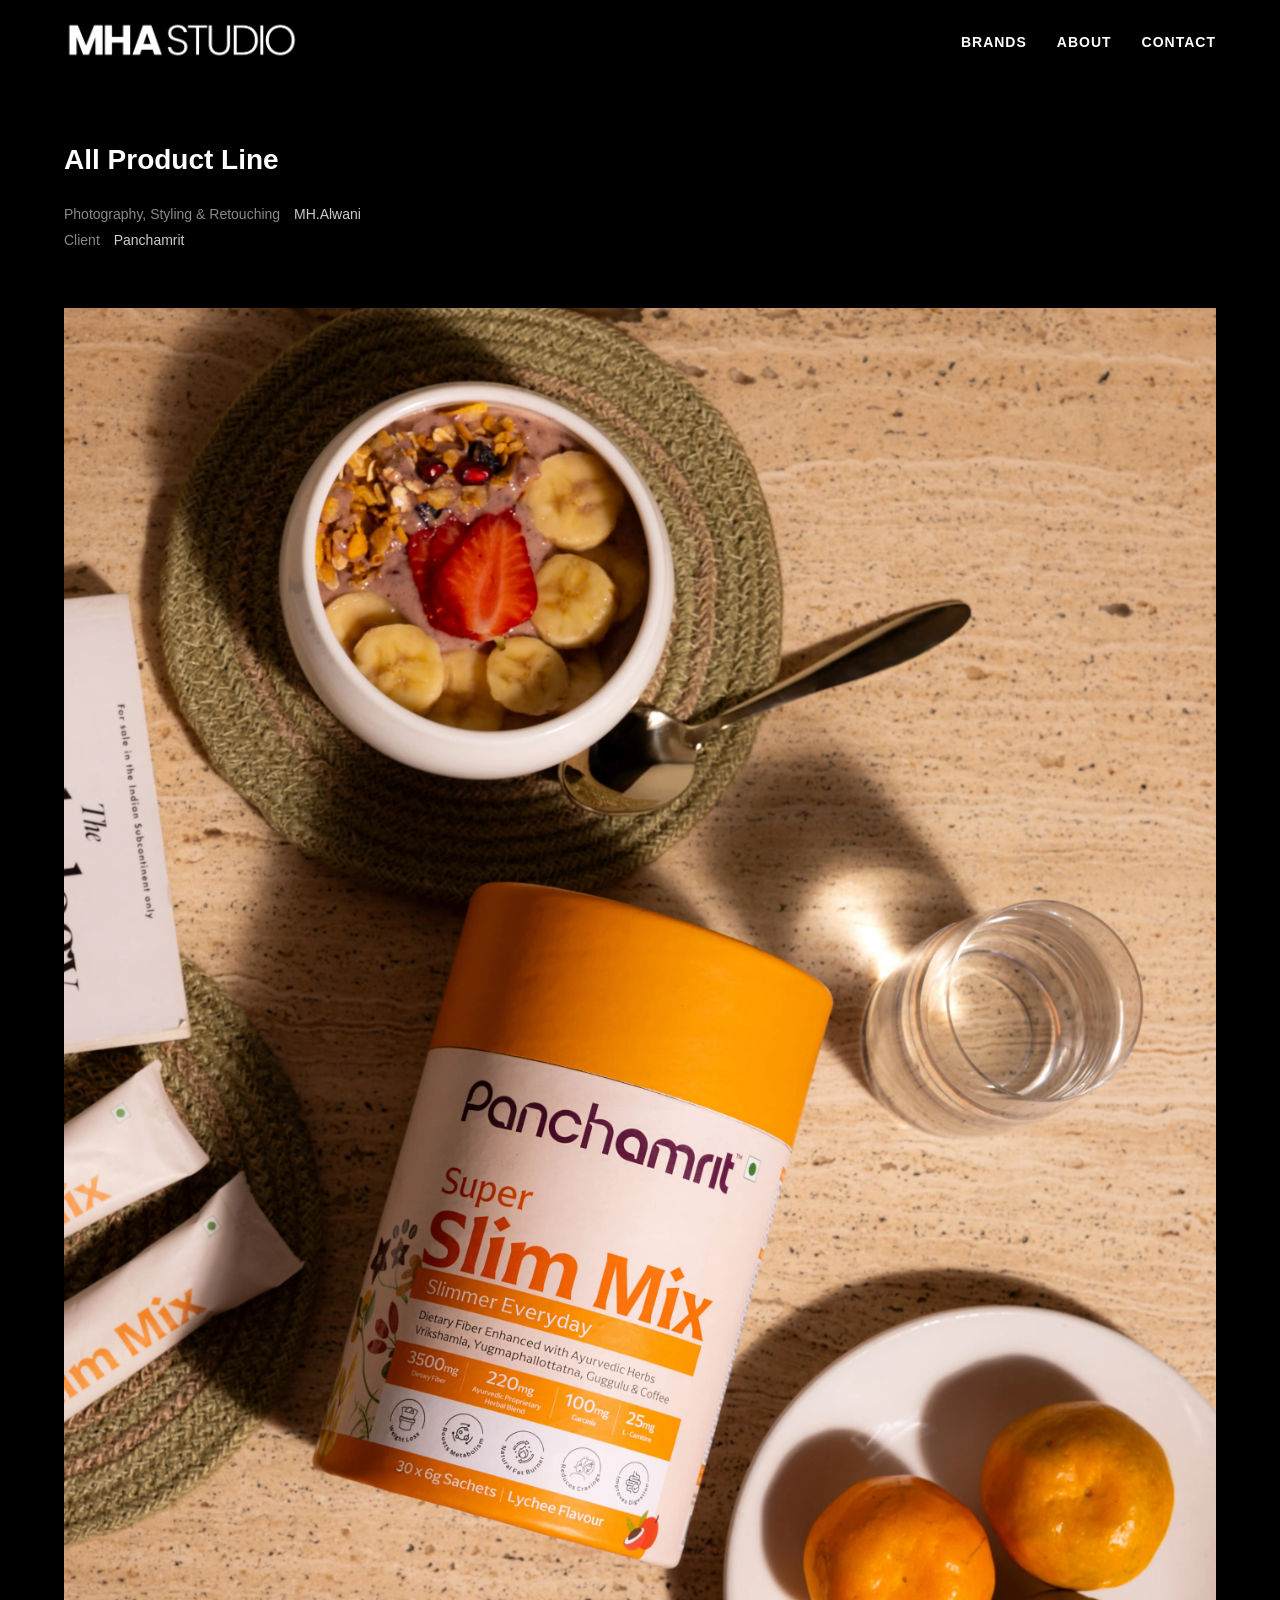
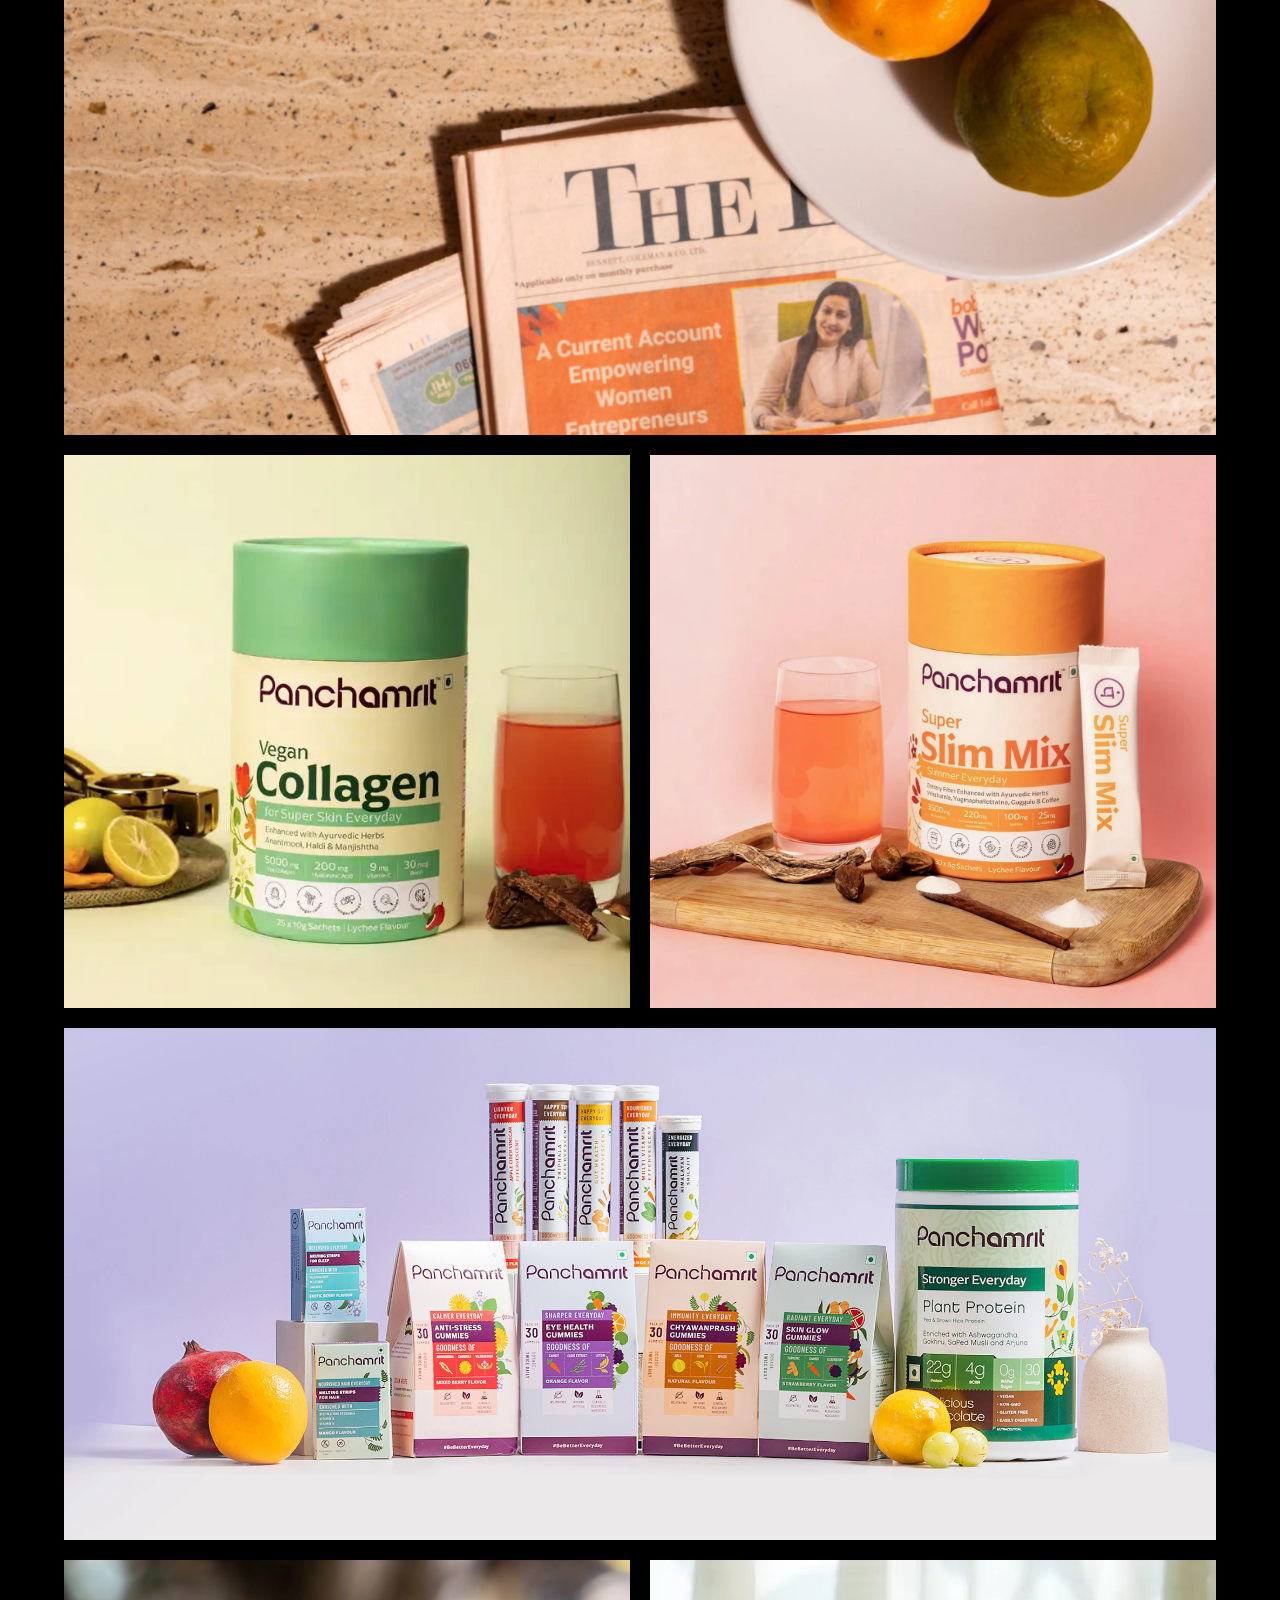
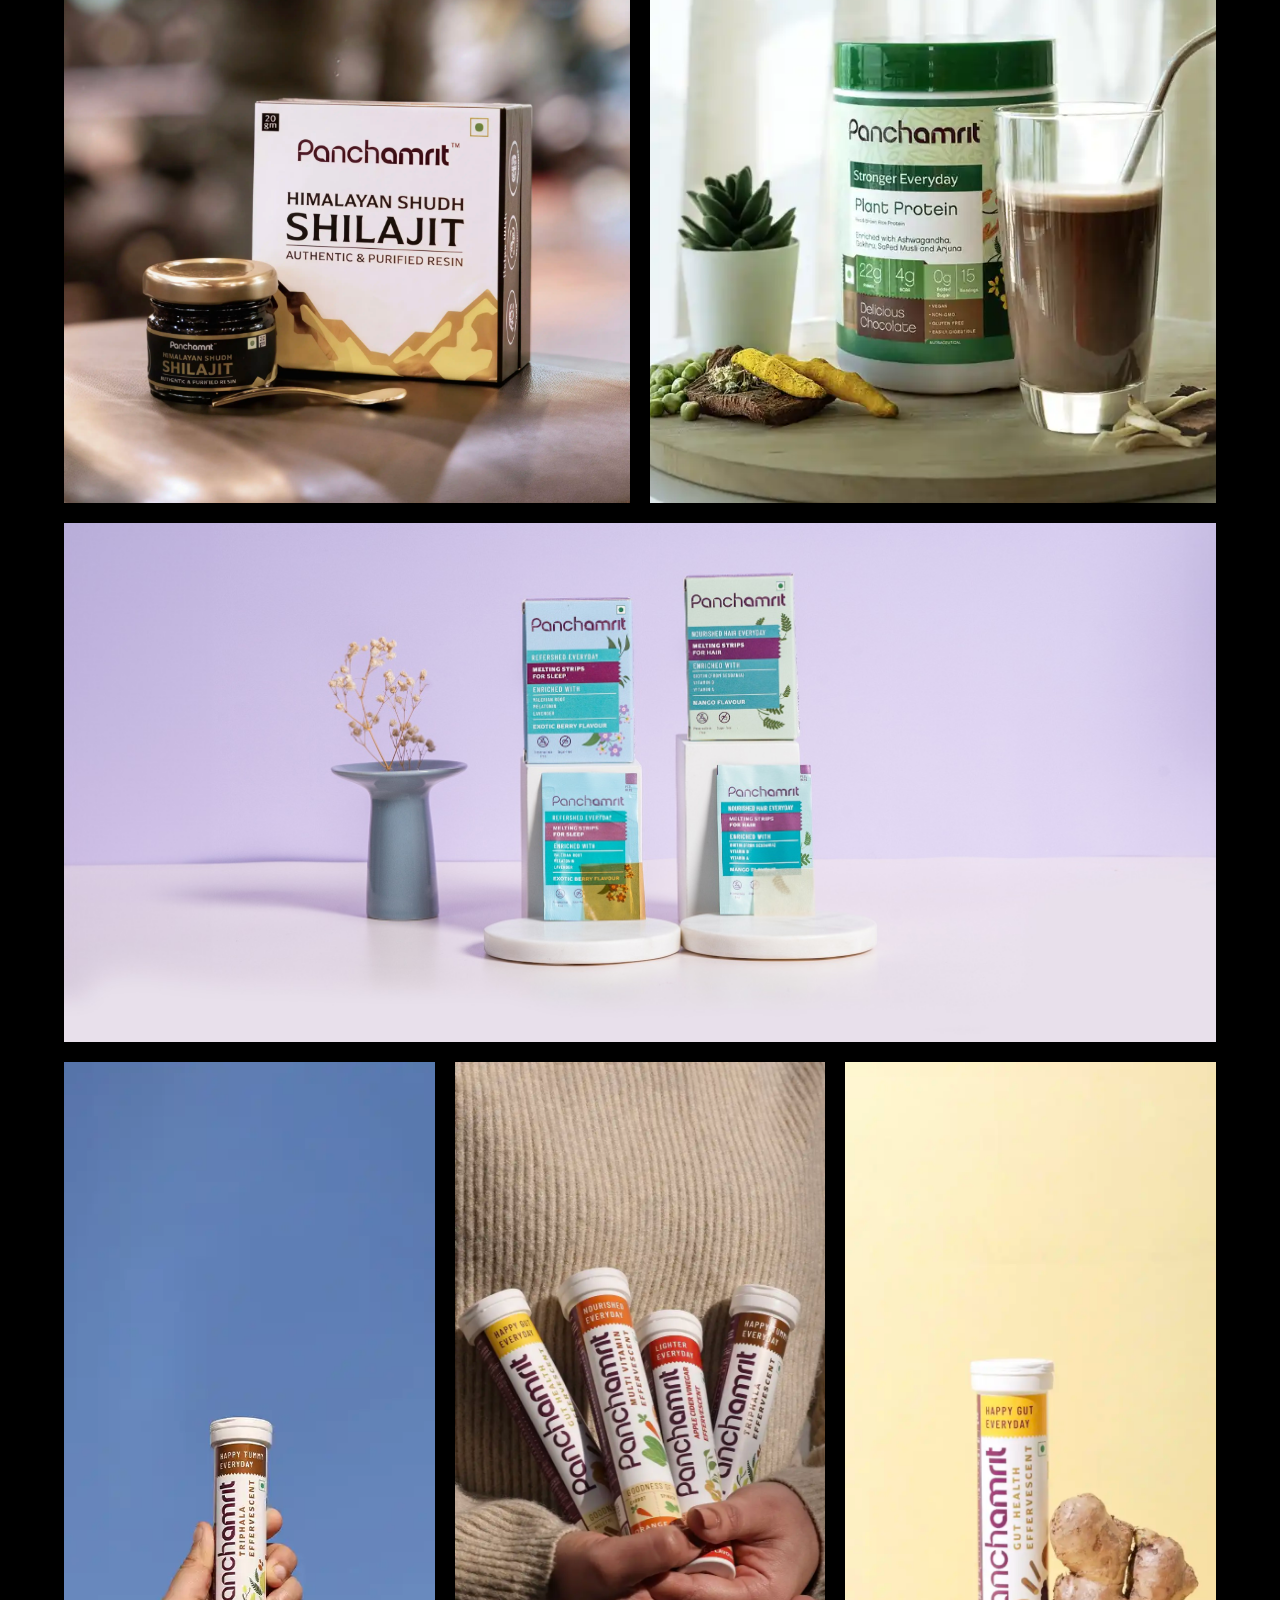
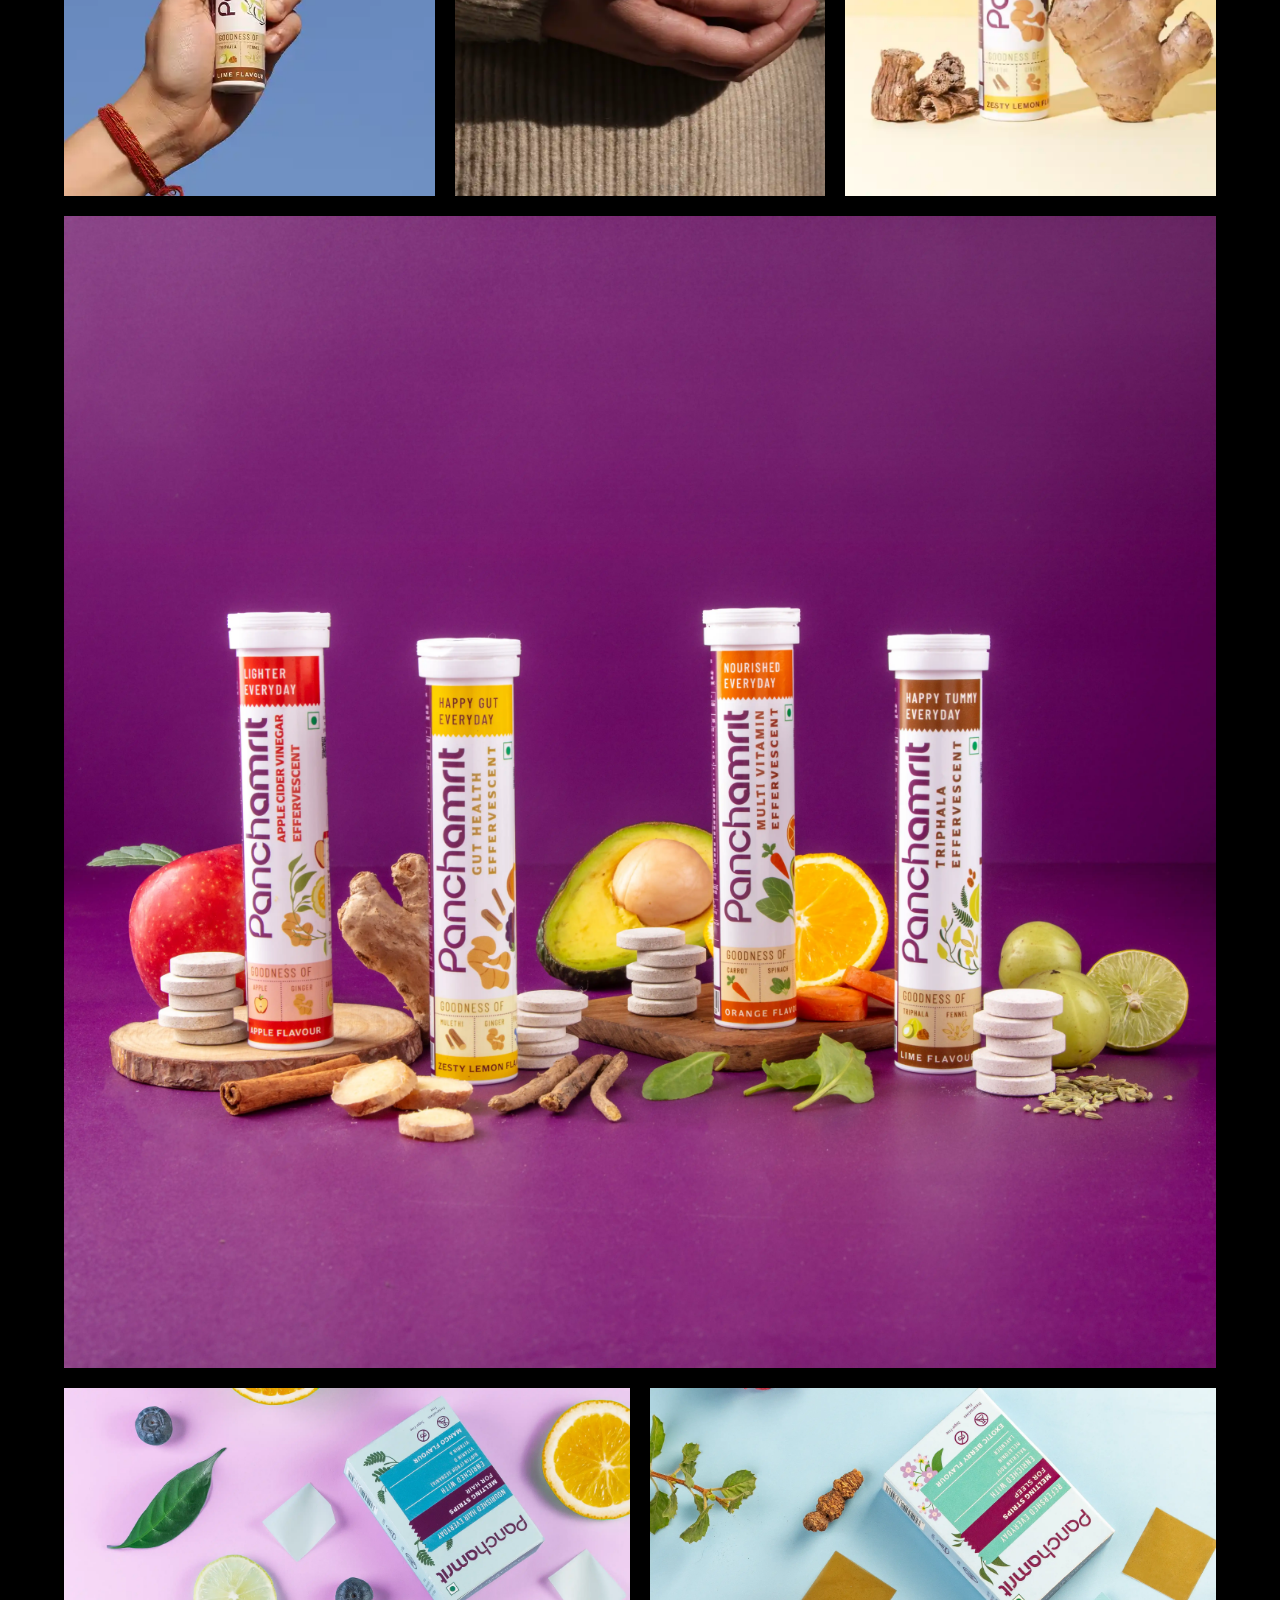
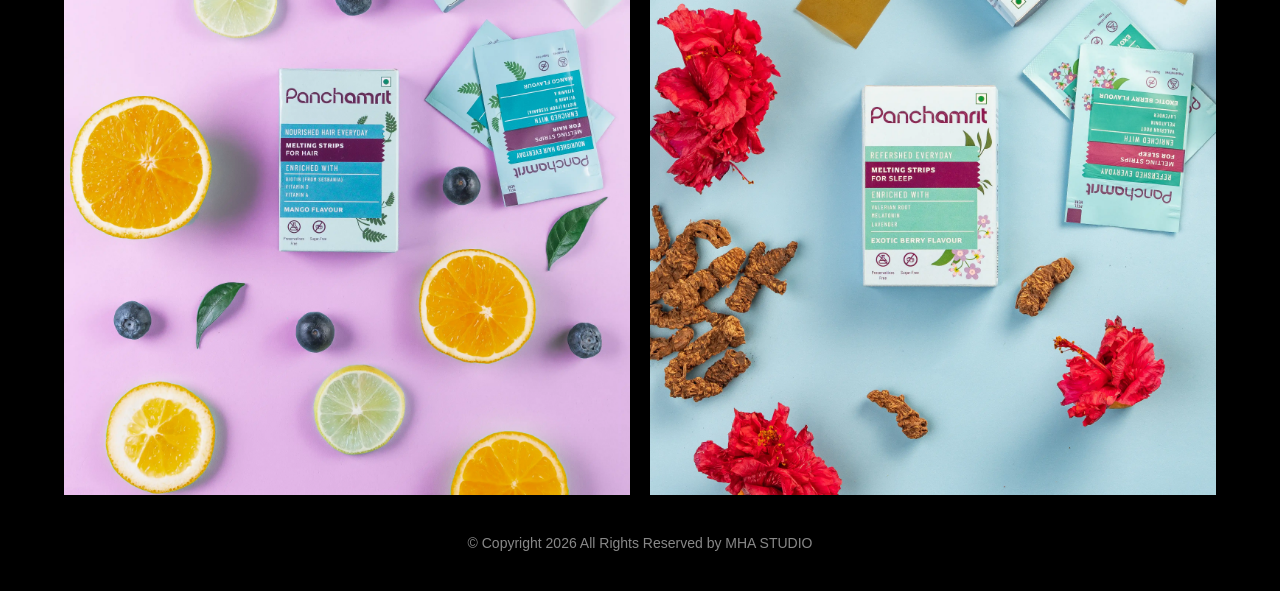
<file: panchamrit.html>
<!DOCTYPE html>
<html lang="en">
  <head>
    <meta charset="UTF-8" />
    <meta name="viewport" content="width=device-width, initial-scale=1.0" />
    <title>Panchamrit - Portfolio</title>
    <link rel="stylesheet" href="style.css" />
  </head>
  <body>
    <header class="navbar">
      <div class="container nav-container">
        <a href="index.html" class="logo-link">
<img src="images/logo.png" alt="Your Brand Logo" class="logo-img" />          
        </a>
        <nav>
          <ul class="nav-links">
            <li><a href="index.html">BRANDS</a></li>
            <li><a href="#">ABOUT</a></li>
            <li><a href="#">CONTACT</a></li>
          </ul>
        </nav>
      </div>
    </header>

    <section class="project-header">
      <h1 class="project-title">All Product Line</h1>
      <div class="project-details">
        <p><span>Photography, Styling & Retouching</span> MH.Alwani</p>
        <p><span>Client</span> Panchamrit</p>
      </div>
    </section>

    <main class="dynamic-gallery">
      <div class="gallery-row row-full">
        <img src="images/Panchamrit/1.webp" alt="Good bug balloon" />
      </div>
      <div class="gallery-row row-half">
        <img src="images/Panchamrit/2.webp" alt="Ingredients top down" />
        <img src="images/Panchamrit/3.webp" alt="Powder texture" />
      </div>
      <div class="gallery-row row-full">
        <img src="images/Panchamrit/4.webp" alt="Good bug stacked bottles" />
      </div>
      <div class="gallery-row row-half">
        <img src="images/Panchamrit/5.webp" alt="Ingredients top down" />
        <img src="images/Panchamrit/8.webp" alt="Powder texture" />
      </div>
      <div class="gallery-row row-full">
        <img src="images/Panchamrit/8.jpeg" alt="Floating boxes" />
      </div>
      <div class="gallery-row row-third">
        <img src="images/Panchamrit/9.webp" alt="Cluster 1" />
        <img src="images/Panchamrit/6.webp" alt="Cluster 2" />
        <img src="images/Panchamrit/7.webp" alt="Cluster 3" />
      </div>
      <div class="gallery-row row-full">
        <img src="images/Panchamrit/10.webp" alt="Good bug stacked bottles" />
      </div>
       <div class="gallery-row row-half">
        <img src="images/Panchamrit/11.webp" alt="Ingredients top down" />
        <img src="images/Panchamrit/12.webp" alt="Powder texture" />
      </div>
    </main>
    <footer class="site-footer">
      <p class="copyright">
        © Copyright 2026 All Rights Reserved by MHA STUDIO
      </p>
    </footer>
  </body>
</html>
</file>
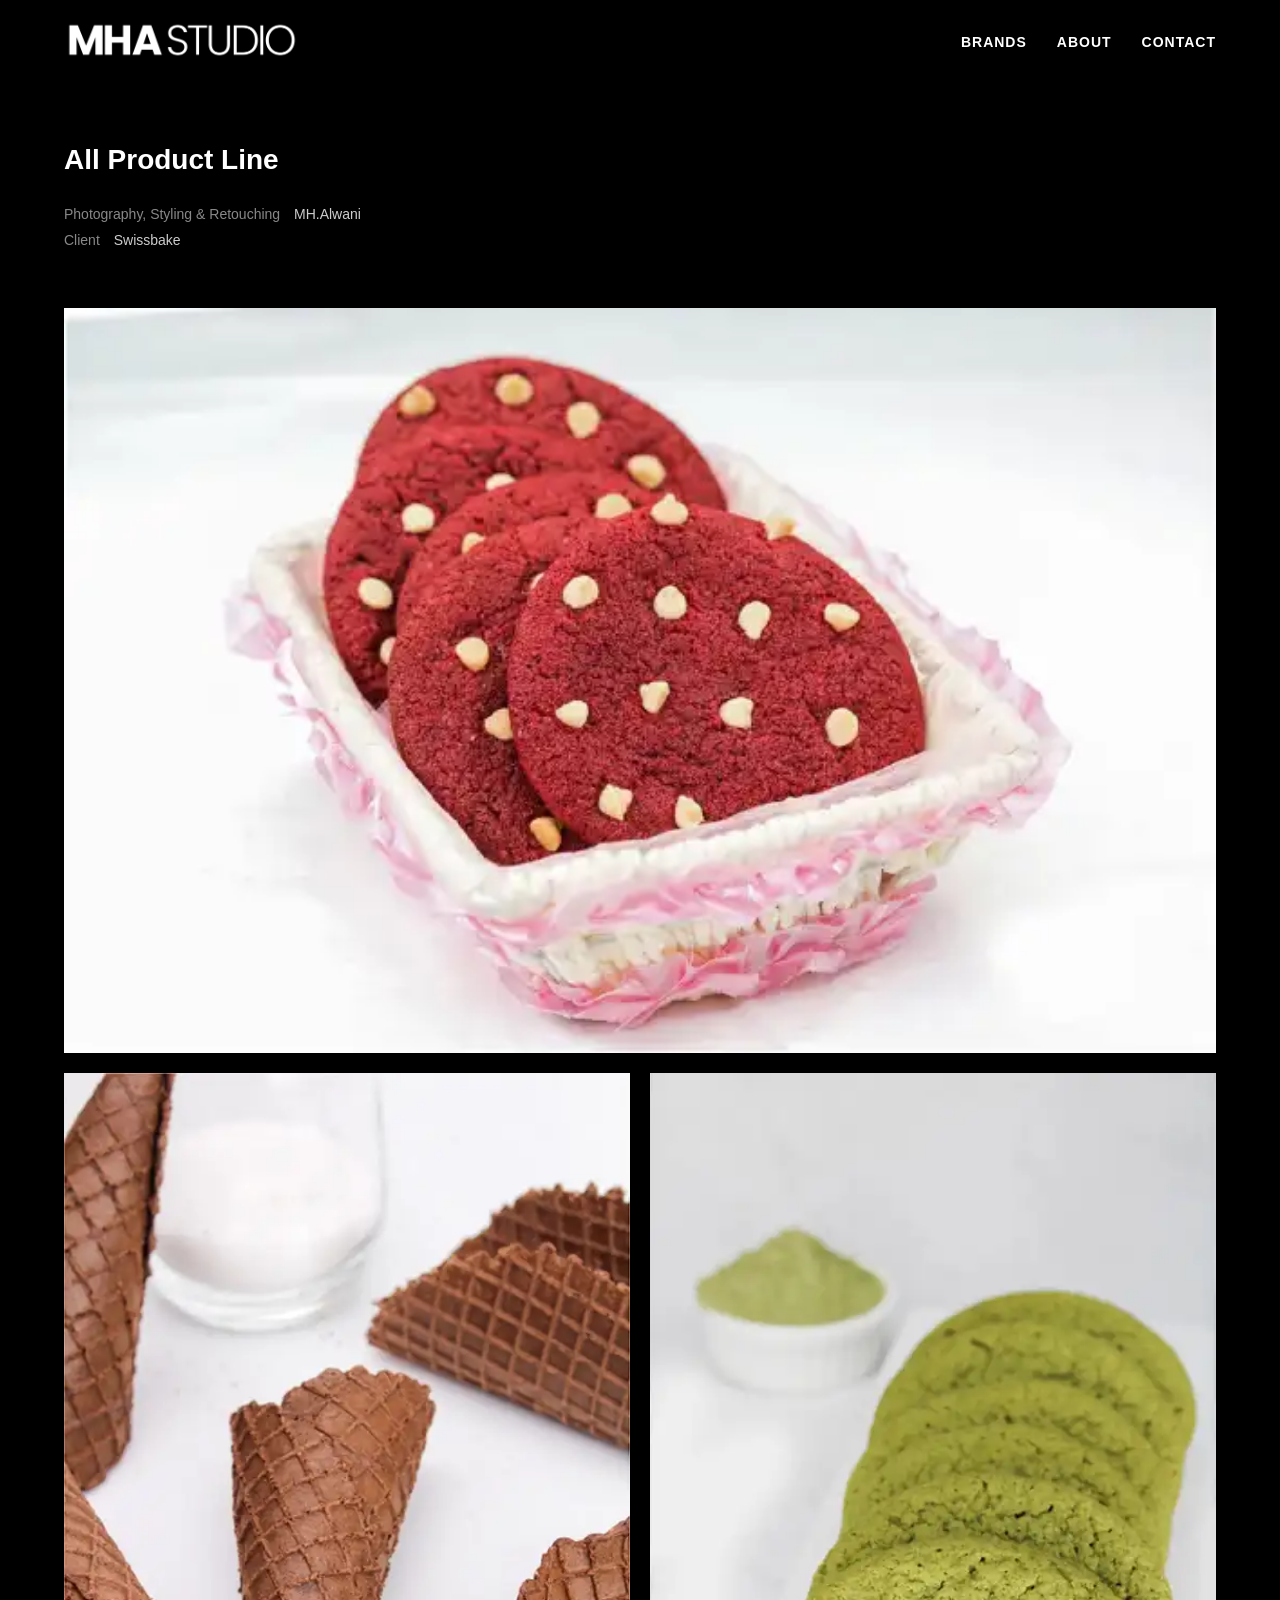
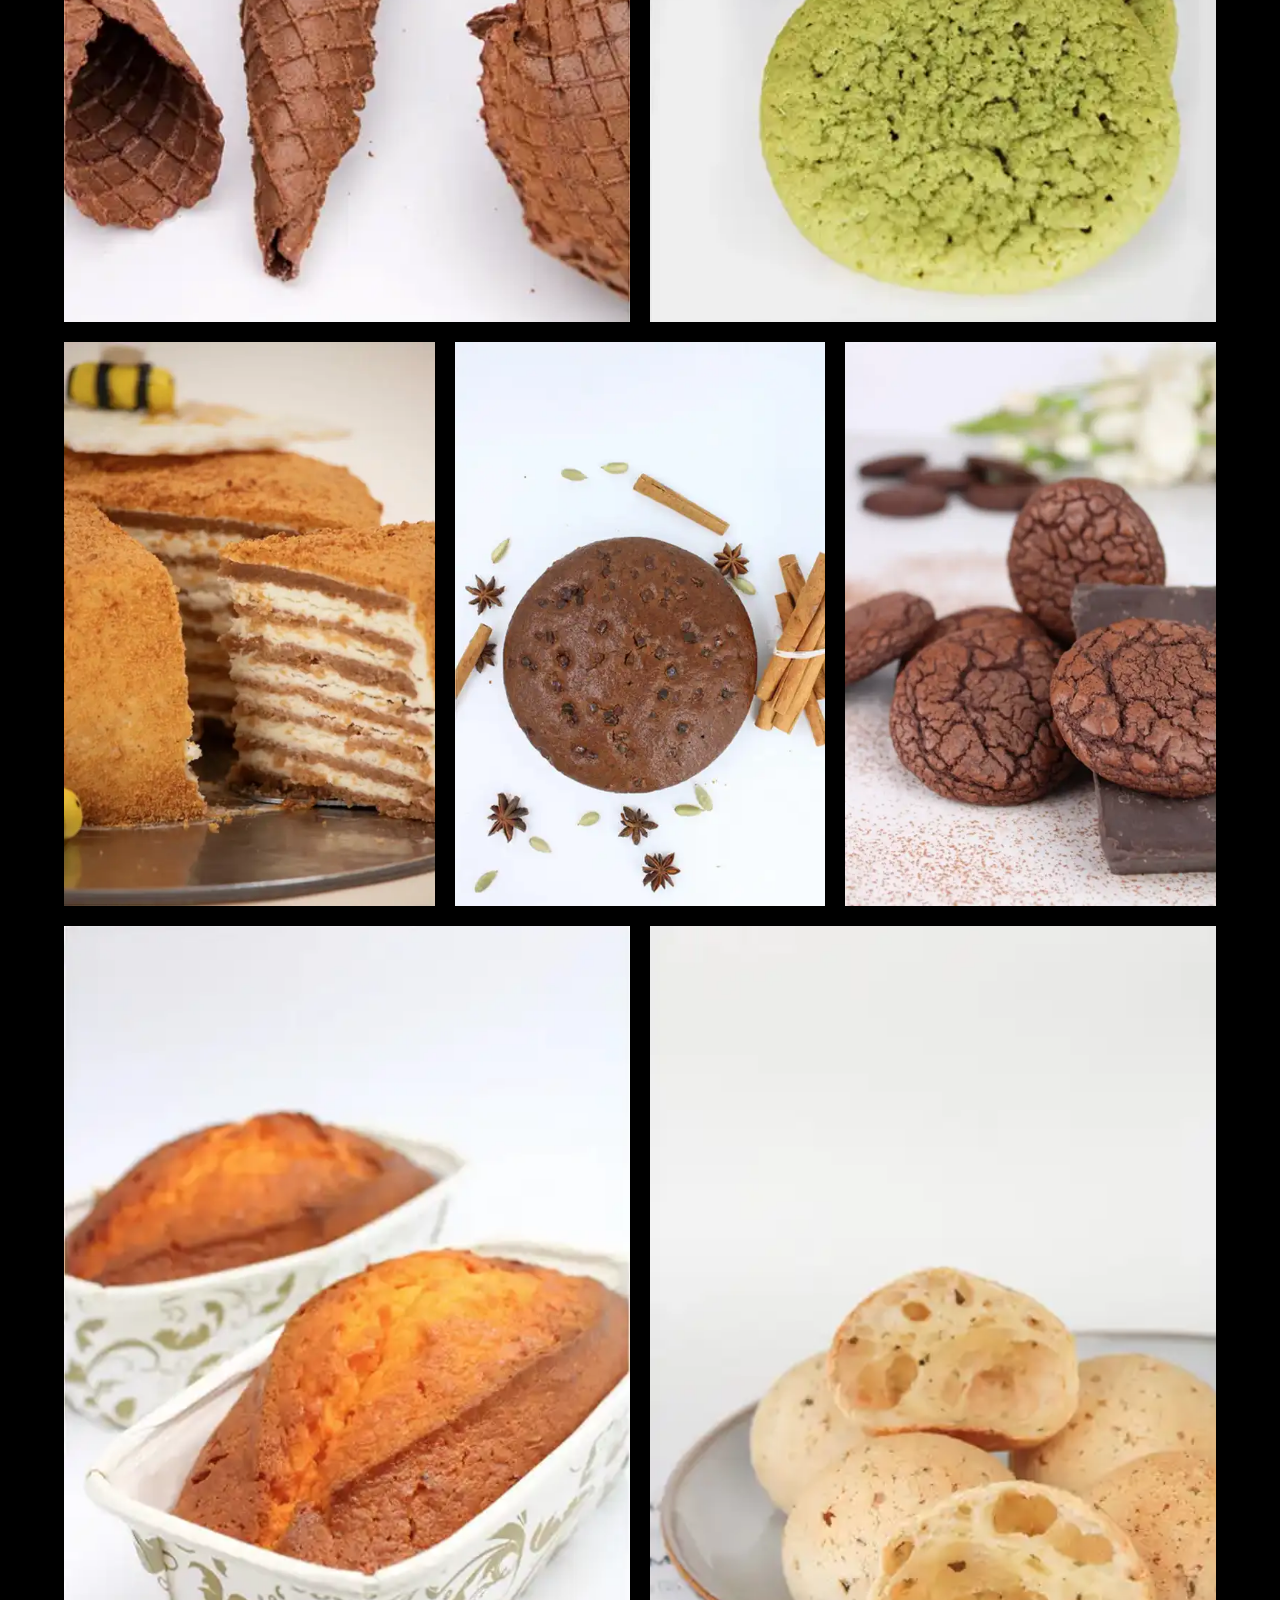
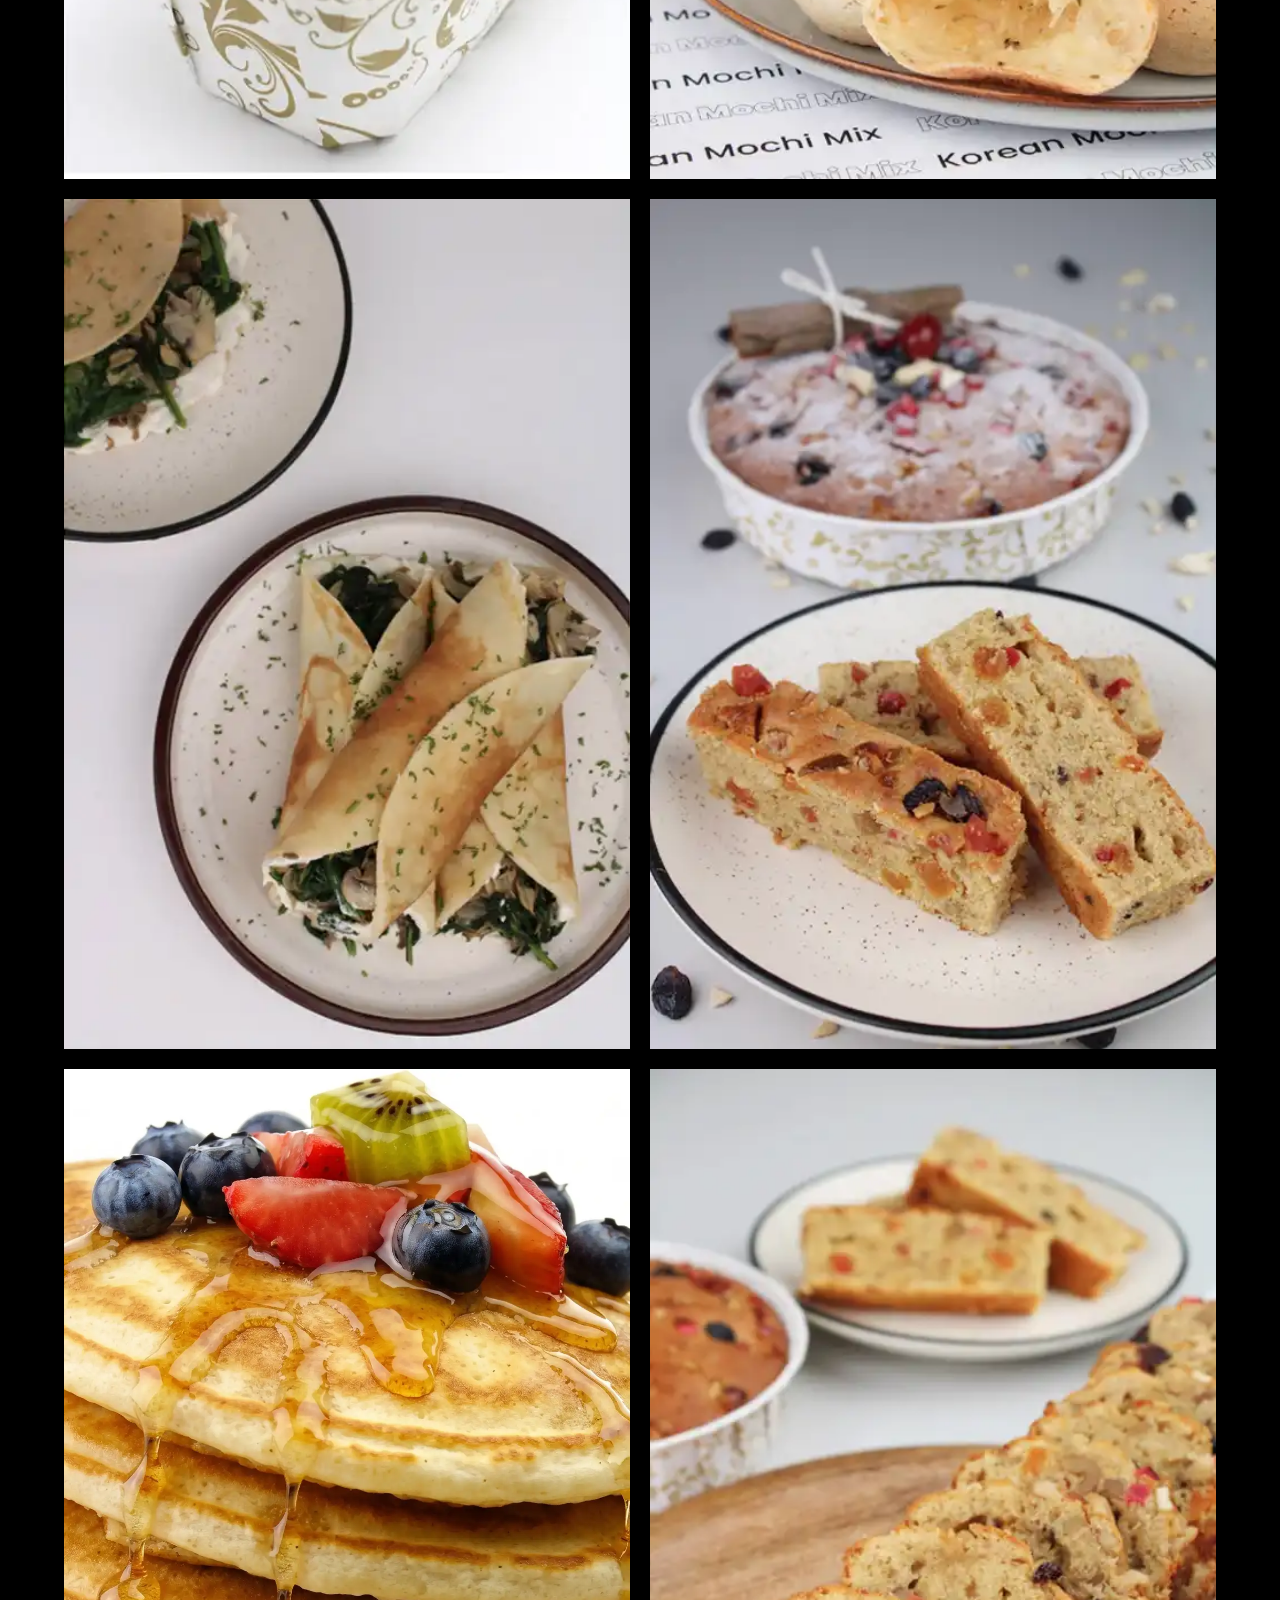
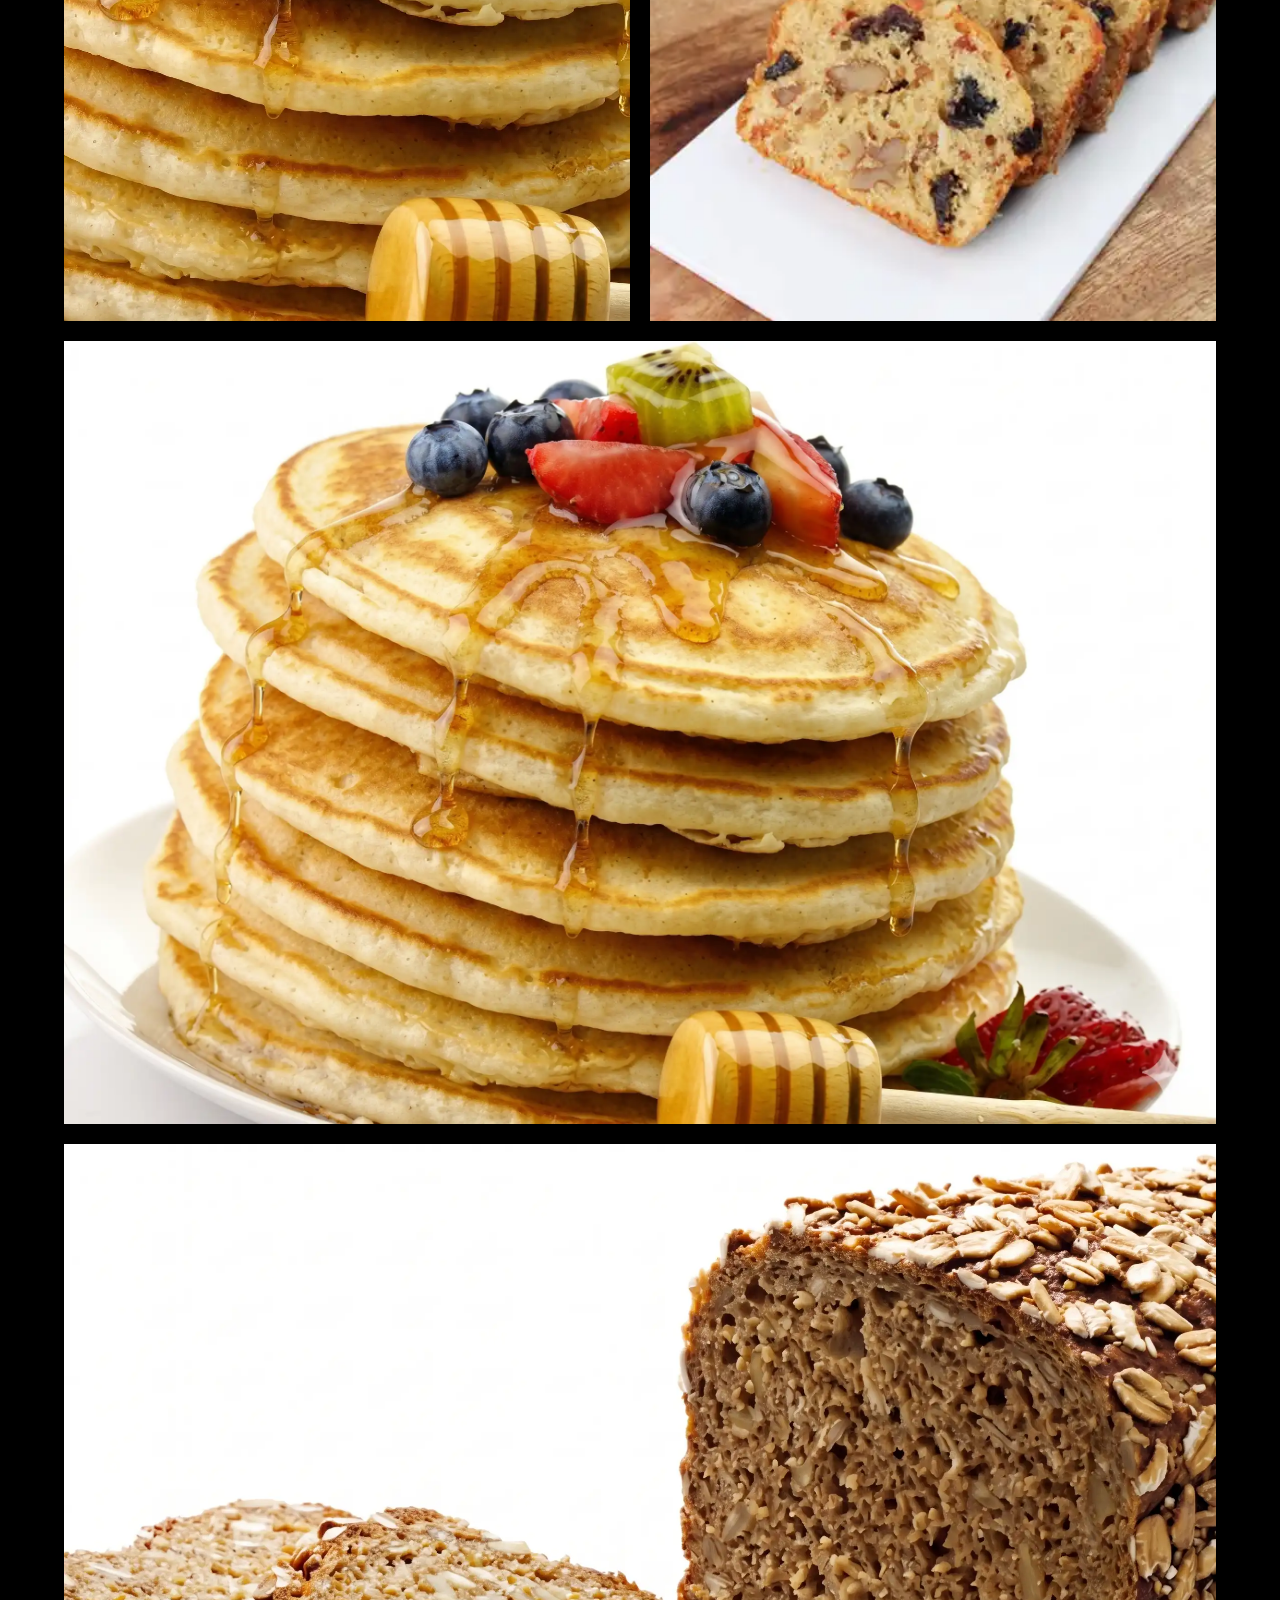
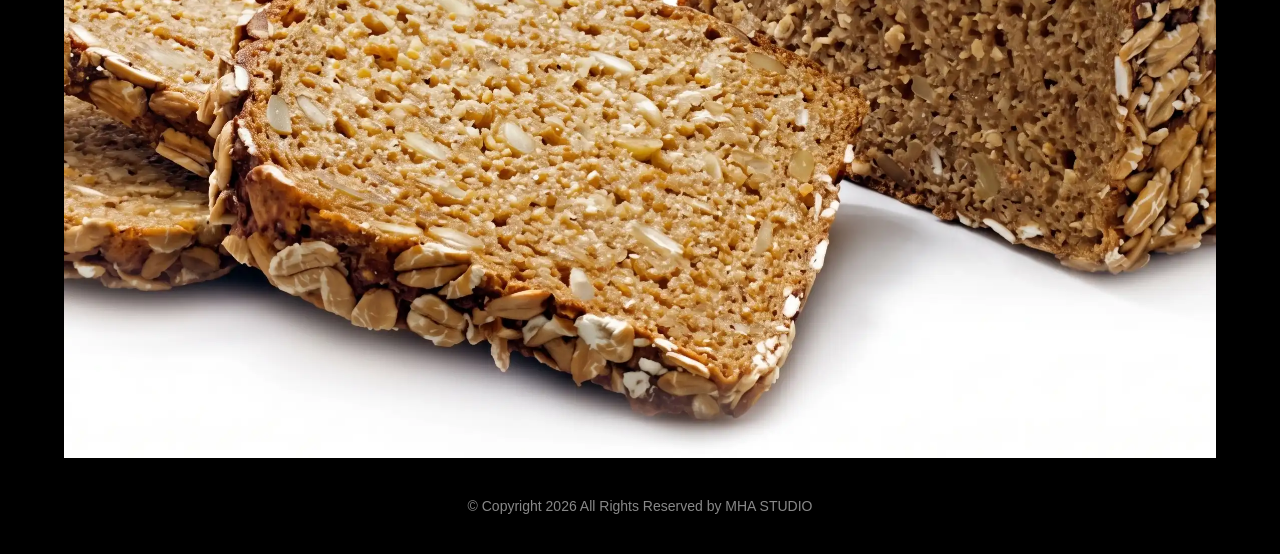
<file: swissbake.html>
<!DOCTYPE html>
<html lang="en">
  <head>
    <meta charset="UTF-8" />
    <meta name="viewport" content="width=device-width, initial-scale=1.0" />
    <title>Swissbake - Portfolio</title>
    <link rel="stylesheet" href="style.css" />
  </head>
  <body>
    <header class="navbar">
      <div class="container nav-container">
        <a href="index.html" class="logo-link">
          <img src="images/logo.png" alt="Your Brand Logo" class="logo-img" />
        </a>
        <nav>
          <ul class="nav-links">
            <li><a href="index.html">BRANDS</a></li>
            <li><a href="#">ABOUT</a></li>
            <li><a href="#">CONTACT</a></li>
          </ul>
        </nav>
      </div>
    </header>

    <section class="project-header">
      <h1 class="project-title">All Product Line</h1>
      <div class="project-details">
        <p><span>Photography, Styling & Retouching</span> MH.Alwani</p>
        <p><span>Client</span> Swissbake</p>
      </div>
    </section>

    <main class="dynamic-gallery">
      <div class="gallery-row row-full">
        <img src="images/swissbake/9.webp" alt="Good bug balloon" />
      </div>
      <div class="gallery-row row-half">
        <img src="images/swissbake/1.webp" alt="Ingredients top down" />
        <img src="images/swissbake/2.webp" alt="Powder texture" />
      </div>
       <div class="gallery-row row-third">
        <img src="images/swissbake/3.webp" alt="Cluster 1" />
        <img src="images/swissbake/4.webp" alt="Cluster 2" />
        <img src="images/swissbake/5.webp" alt="Cluster 3" />
      </div>
      <div class="gallery-row row-half">
        <img src="images/swissbake/6.webp" alt="Ingredients top down" />
        <img src="images/swissbake/7.webp" alt="Powder texture" />
      </div>
      <div class="gallery-row row-half">
        <img src="images/swissbake/11.webp" alt="Ingredients top down" />
        <img src="images/swissbake/8.webp" alt="Powder texture" />
      </div>
      <div class="gallery-row row-half">
        <img src="images/swissbake/15.webp" alt="Ingredients top down" />
        <img src="images/swissbake/14.webp" alt="Powder texture" />
      </div>
        <div class="gallery-row row-full">
        <img src="images/swissbake/15.webp" alt="Good bug balloon" />
      </div>
      <!-- <div class="gallery-row row-half">
        <img src="images/elra/7.jpg" alt="Ingredients top down" />
        <img src="images/elra/2.jpg" alt="Powder texture" />
      </div> -->
      <div class="gallery-row row-full">
        <img src="images/swissbake/16.webp" alt="Floating boxes" />
      </div>
     
    </main>
    <footer class="site-footer">
      <p class="copyright">
        © Copyright 2026 All Rights Reserved by MHA STUDIO
      </p>
    </footer>
  </body>
</html>
</file>
<file: style.css>
/* --- Global Styles --- */
* {
    margin: 0;
    padding: 0;
    box-sizing: border-box;
}
/* mobile view  */
/* ===== Mobile-only blinking "TAP FOR MORE" overlay ===== */
@media (max-width: 768px) {
  .portfolio-container .portfolio-item {
    position: relative !important;
    display: block !important;
    overflow: hidden !important;
  }

  /* turn off the old overlay completely on mobile */
  .portfolio-container .portfolio-item .overlay,
  .portfolio-container .portfolio-item:hover .overlay,
  .portfolio-container .portfolio-item:active .overlay {
    display: none !important;
  }

  /* new always-on, centered, blinking box */
  .portfolio-container .portfolio-item::after {
    content: "TAP\A FOR MORE";
    white-space: pre;
    position: absolute;
    top: 6%;
    right: 6%;
    bottom: 6%;
    left: 6%;
    z-index: 5;
    display: flex;
    align-items: center;
    justify-content: center;
    text-align: center;
    background: rgba(0, 0, 0, 0.55);
    color: #fff;
    font-family: "Poppins", sans-serif;
    font-weight: 300;
    font-size: clamp(28px, 9vw, 40px);
    line-height: 1.2;
    letter-spacing: 1px;
    pointer-events: none;   /* taps still open the link */
    animation: tapBlink 1.6s ease-in-out infinite;
  }

  @keyframes tapBlink {
    0%, 100% { opacity: 1; }
    50%      { opacity: 0.15; }
  }
}
/* mobile view  */

body {
    font-family: 'Helvetica Neue', Helvetica, Arial, sans-serif;
    background-color: #000; /* CHANGED: Set the entire page background to black */
    color: #fff; /* CHANGED: Set default text color to white for readability */
}
.whatsapp_float {
  position: fixed;
  bottom: 40px;
  right: 30px;
  z-index: 9999;   /* keeps it above other content */
}

.whatsapp_float_button img {
  width:150px;
  height: 150px;
  display: block;
}
.container {
    width: 90%;
    max-width: 1200px; 
    margin: 0 auto;
}

/* --- Navbar Styles --- */
.navbar {
    background-color: #000;
    color: #fff;
    padding: 20px 0;
}

.nav-container {
    display: flex;
    justify-content: space-between;
    align-items: center;
}

.logo-img {
    max-height: 40px; 
    width: auto;
}

.nav-links {
    list-style: none;
    display: flex;
}

.nav-links li {
    margin-left: 30px;
}

.nav-links a {
    text-decoration: none;
    color: #fff;
    font-weight: bold;
    font-size: 14px;
    letter-spacing: 1px;
    transition: color 0.3s ease;
}

.nav-links a:hover {
    color: #cccccc; 
}

/* --- Portfolio Grid Styles (Homepage) --- */
.portfolio-container {
    display: grid;
    grid-template-columns: repeat(3, 1fr); 
    /* Optional: Add a gap here if you want black lines between homepage grid items too */
    /* gap: 10px; */ 
}

.portfolio-item {
    position: relative; 
    overflow: hidden; 
    aspect-ratio: 1 / 1; 
}

.brand-img {
    width: 100%;
    height: 100%;
    object-fit: cover; 
    display: block;
}

/* --- Hover Overlay Styles --- */
.overlay {
    position: absolute;
    top: 0;
    left: 0;
    width: 100%;
    height: 100%;
    background-color: rgba(0, 0, 0, 0.7); 
    display: flex;
    justify-content: center;
    align-items: center;
    opacity: 0;
    visibility: hidden;
    transition: opacity 0.4s ease, visibility 0.4s ease; 
}

.portfolio-item:hover .overlay {
    opacity: 1;
    visibility: visible;
}

.brand-name {
    color: #fff;
    font-size: 20px;
    font-weight: bold;
    text-align: center;
    padding: 20px;
}

/* --- Responsiveness --- */
@media (max-width: 992px) {
    .portfolio-container {
        grid-template-columns: repeat(2, 1fr); 
    }
}

@media (max-width: 600px) {
    .portfolio-container {
        grid-template-columns: 1fr; 
    }
    
    .nav-container {
        flex-direction: column; 
    }
    
    .nav-links {
        margin-top: 20px;
    }
    
    .nav-links li {
        margin: 0 10px;
    }
}

/* =========================================
   DYNAMIC BRAND GALLERY STYLES (Brand Detail Pages)
   ========================================= */

/* --- Project Header --- */
.project-header {
    width: 90%;
    max-width: 1200px;
    margin: 0 auto;
    text-align: left; 
    padding: 60px 0; 
    background-color: #000;
    color: #fff;
}

.project-header .project-title {
    font-size: 28px;
    font-weight: 600;
    margin-bottom: 30px;
}

.project-details {
    display: flex;
    flex-direction: column;
    gap: 10px;
    font-size: 14px;
    color: #ccc;
}

.project-details span {
    color: #888;
    margin-right: 10px;
}

/* --- Dynamic Edge-to-Edge Gallery --- */
.dynamic-gallery {
    width: 90%; 
    max-width: 1200px; 
    margin: 0 auto; 
    display: flex;
    flex-direction: column;
    background-color: #000; 
    gap: 20px; 
}

.gallery-row {
    display: flex;
    width: 100%;
    gap: 20px; 
}

.gallery-row img {
    display: block;
    width: 100%;
    height: auto; 
    object-fit: cover;
}

/* Modifier Classes for Layout Control */
.row-full img {
    width: 100%;
}

.row-half img {
    width: calc(50% - 10px); 
}

.row-third img {
    width: calc(33.3333% - 13.33px); 
}

/* --- Related Projects --- */
.related-projects {
    background-color: #000;
    color: #fff;
    padding-top: 60px;
    border-top: none; 
}

.related-projects .related-title {
    color: #fff;
}

/* --- Footer --- */
.site-footer {
    text-align: center;
    padding: 40px 0;
    font-size: 14px;
    color: #888;
    background-color: #000;
}

/* --- Responsive Rules for Brand Pages --- */
@media (max-width: 900px) {
    .row-third {
        flex-direction: column;
    }
    .row-third img {
        width: 100%;
    }
}

@media (max-width: 600px) {
    .gallery-row {
        flex-direction: column;
    }
    
    .row-half img, 
    .row-third img, 
    .row-full img {
        width: 100%; 
    }
    
    .project-header .project-title {
        font-size: 22px;
    }
}
/* aboutuss */
/* ===== About page (all classes prefixed "abt") ===== */
.abt,
.abt *,
.abt *::before,
.abt *::after {
  box-sizing: border-box;
}

.abt {
  background: #050508;
  color: #ffffff;
  font-family: 'Montserrat', 'Segoe UI', Arial, sans-serif;
  line-height: 1.6;
  overflow-x: hidden;
}

.abt img {
  max-width: 100%;
  display: block;
}

.abt h1,
.abt h2,
.abt h3,
.abt p {
  margin: 0;
}

/* Button */
.abt-btn {
  display: inline-block;
  background: #ffffff;
  color: #111111;
  padding: 12px 30px;
  border-radius: 30px;
  font-size: 0.85rem;
  font-weight: 600;
  text-decoration: none;
  transition: background 0.3s ease, transform 0.3s ease;
}

.abt-btn:hover {
  background: #d9d9d9;
  transform: translateY(-2px);
}

/* Small label above headings */
.abt-tag {
  display: inline-block;
  font-size: 1rem;
  font-weight: 600;
  color: #cfcfcf;
  margin-bottom: 6px;
}

/* ===== Hero ===== */
.abt-hero {
  background: linear-gradient(rgba(0, 0, 0, 0.75), rgba(0, 0, 0, 0.9)), url('images/about-hero.jpg') center/cover no-repeat;
  text-align: center;
  padding: 90px 20px 70px;
}

.abt-hero-title {
  font-size: 3.2rem;
  font-weight: 700;
  margin-bottom: 8px;
}

.abt-breadcrumb {
  font-size: 0.85rem;
  color: #bdbdbd;
}

.abt-breadcrumb a {
  color: #bdbdbd;
  text-decoration: none;
}

.abt-breadcrumb span {
  margin: 0 6px;
}

.abt-breadcrumb .abt-current {
  margin: 0;
  color: #ffffff;
}

/* ===== About ===== */
.abt-about {
  padding: 80px 20px;
}

.abt-about-inner {
  max-width: 1100px;
  margin: 0 auto;
  display: grid;
  grid-template-columns: 1fr 1fr;
  gap: 60px;
  align-items: center;
}

.abt-about-img img {
  width: 100%;
  height: auto;
  border-radius: 4px;
}

.abt-heading {
  font-size: 2.4rem;
  font-weight: 700;
  line-height: 1.2;
  margin-bottom: 18px;
}

.abt-para {
  font-size: 0.85rem;
  color: #c4c4c4;
  line-height: 1.8;
}

.abt-about-text .abt-para {
  margin-bottom: 28px;
  max-width: 480px;
}

/* ===== Skills & Stats ===== */
.abt-skills {
  padding: 20px 20px 80px;
}

.abt-skills-inner {
  max-width: 1100px;
  margin: 0 auto;
  display: grid;
  grid-template-columns: 1fr 1fr;
  gap: 60px;
  align-items: center;
}

.abt-skills-title {
  font-size: 1.8rem;
  font-weight: 700;
  margin-bottom: 12px;
}

.abt-skills-left > .abt-para {
  margin-bottom: 28px;
  max-width: 440px;
}

.abt-bar {
  margin-bottom: 22px;
  max-width: 440px;
}

.abt-bar-top {
  display: flex;
  justify-content: space-between;
  font-size: 0.8rem;
  margin-bottom: 8px;
}

.abt-bar-track {
  width: 100%;
  height: 3px;
  background: #333333;
}

.abt-bar-fill {
  height: 100%;
  background: #ffffff;
}

.abt-stats {
  display: grid;
  grid-template-columns: 1fr 1fr;
  gap: 50px 20px;
  text-align: center;
}

.abt-stat h3 {
  font-size: 2.3rem;
  font-weight: 600;
  color: #dcdcdc;
  line-height: 1.2;
  margin-bottom: 6px;
}

.abt-stat p {
  font-size: 0.8rem;
  color: #bdbdbd;
}

/* ===== CTA ===== */
.abt-cta {
  padding: 0 20px 90px;
}

.abt-cta-box {
  position: relative;
  max-width: 1100px;
  margin: 0 auto;
  padding: 90px 20px;
  text-align: center;
  background: linear-gradient(rgba(0, 0, 0, 0.6), rgba(0, 0, 0, 0.6)), url('images/cta-banner.jpg') center/cover no-repeat;
  background-color: #1a1a1a;
}

.abt-cta-title {
  font-size: 2.2rem;
  font-weight: 700;
  line-height: 1.25;
  margin: 6px 0 28px;
}

/* ===== Tablet ===== */
@media (max-width: 992px) {
  .abt-about {
    padding: 60px 20px;
  }

  .abt-about-inner,
  .abt-skills-inner {
    grid-template-columns: 1fr;
    gap: 40px;
  }

  .abt-heading {
    font-size: 2.1rem;
  }

  .abt-cta-title {
    font-size: 1.9rem;
  }
}

/* ===== Mobile ===== */
@media (max-width: 576px) {
  .abt-hero {
    padding: 60px 20px 45px;
  }

  .abt-hero-title {
    font-size: 2.2rem;
  }

  .abt-about {
    padding: 40px 20px;
  }

  .abt-about-inner,
  .abt-skills-inner {
    gap: 28px;
  }

  .abt-heading {
    font-size: 1.7rem;
  }

  .abt-skills {
    padding: 10px 20px 50px;
  }

  .abt-skills-title {
    font-size: 1.5rem;
  }

  .abt-stats {
    gap: 35px 10px;
  }

  .abt-stat h3 {
    font-size: 1.8rem;
  }

  .abt-cta {
    padding-bottom: 50px;
  }

  .abt-cta-box {
    padding: 60px 16px;
  }

  .abt-cta-title {
    font-size: 1.4rem;
  }
}
 /* footer */
 /* ===== Footer (ftrr) ===== */
.ftrr {
  background: #1f1f1f;
  color: #ffffff;
  padding: 60px 20px 0;
  font-family: 'Segoe UI', Arial, sans-serif;
}
.ftrr-logo-img {
  height: 50px;
  width: auto;
  max-width: 100%;
  display: block;
}
.ftrr-container {
  max-width: 1100px;
  margin: 0 auto;
  display: grid;
  grid-template-columns: minmax(0, 1.6fr) minmax(0, 1fr) minmax(0, 1.3fr);
  gap: 40px;
}
.ftrr *,
.ftrr *::before,
.ftrr *::after {
  box-sizing: border-box;
}

.ftrr-container {
  max-width: 1100px;
  margin: 0 auto;
  display: grid;
  grid-template-columns: 1.6fr 1fr 1.3fr;
  gap: 40px;
}

/* Logo */
.ftrr-logo {
  display: inline-flex;
  align-items: center;
  gap: 8px;
  color: #ffffff;
  text-decoration: none;
  margin-bottom: 16px;
}

.ftrr-logo-icon {
  width: 36px;
  height: 36px;
  border: 2px solid #ffffff;
  border-radius: 3px;
  display: flex;
  align-items: center;
  justify-content: center;
}

.ftrr-logo-icon svg {
  width: 20px;
  height: 20px;
}

.ftrr-logo-text {
  font-size: 1.3rem;
  font-weight: 800;
  line-height: 1;
  letter-spacing: 0.5px;
}

.ftrr-logo-text small {
  display: block;
  font-size: 0.55rem;
  font-weight: 600;
  letter-spacing: 2px;
  margin-top: 3px;
}

.ftrr-text {
  color: #b5b5b5;
  font-size: 0.85rem;
  line-height: 1.7;
  max-width: 320px;
  margin-bottom: 20px;
}

/* Social icons */
.ftrr-social {
  display: flex;
  gap: 8px;
}

.ftrr-social a {
  width: 30px;
  height: 30px;
  border-radius: 50%;
  background: #ffffff;
  color: #1f1f1f;
  display: flex;
  align-items: center;
  justify-content: center;
  transition: transform 0.3s ease, background 0.3s ease;
}

.ftrr-social a:hover {
  background: #d4ff00;
  transform: translateY(-3px);
}

.ftrr-social svg {
  width: 16px;
  height: 16px;
}

/* Titles & lists */
.ftrr-title {
  font-size: 1.05rem;
  font-weight: 600;
  margin-bottom: 20px;
}

.ftrr-list {
  list-style: none;
  padding: 0;
  margin: 0;
}

.ftrr-list li {
  margin-bottom: 14px;
  font-size: 0.85rem;
  color: #b5b5b5;
}

.ftrr-list a {
  color: #b5b5b5;
  text-decoration: none;
  transition: color 0.3s ease;
}

.ftrr-list a:hover {
  color: #ffffff;
}

/* Contact list with icons */
.ftrr-contact-list li {
  display: flex;
  align-items: flex-start;
  gap: 12px;
}

.ftrr-contact-list svg {
  width: 15px;
  height: 15px;
  flex-shrink: 0;
  margin-top: 3px;
  color: #ffffff;
}

/* Bottom bar */
.ftrr-bottom {
  max-width: 1100px;
  margin: 40px auto 0;
  padding: 24px 0;
  text-align: center;
}

.ftrr-bottom p {
  color: #b5b5b5;
  font-size: 0.8rem;
}

/* ===== Responsive ===== */
@media (max-width: 992px) {
  .ftrr-container {
    grid-template-columns: 1fr 1fr;
  }

  .ftrr-brand {
    grid-column: 1 / -1;
  }
}

@media (max-width: 576px) {
  .ftrr {
    padding: 40px 20px 0;
  }

  .ftrr-container {
    grid-template-columns: 1fr;
    gap: 30px;
  }

  .ftrr-brand {
    grid-column: auto;
  }

  .ftrr-title {
    margin-bottom: 14px;
  }

  .ftrr-bottom {
    margin-top: 20px;
  }
}
</file>
